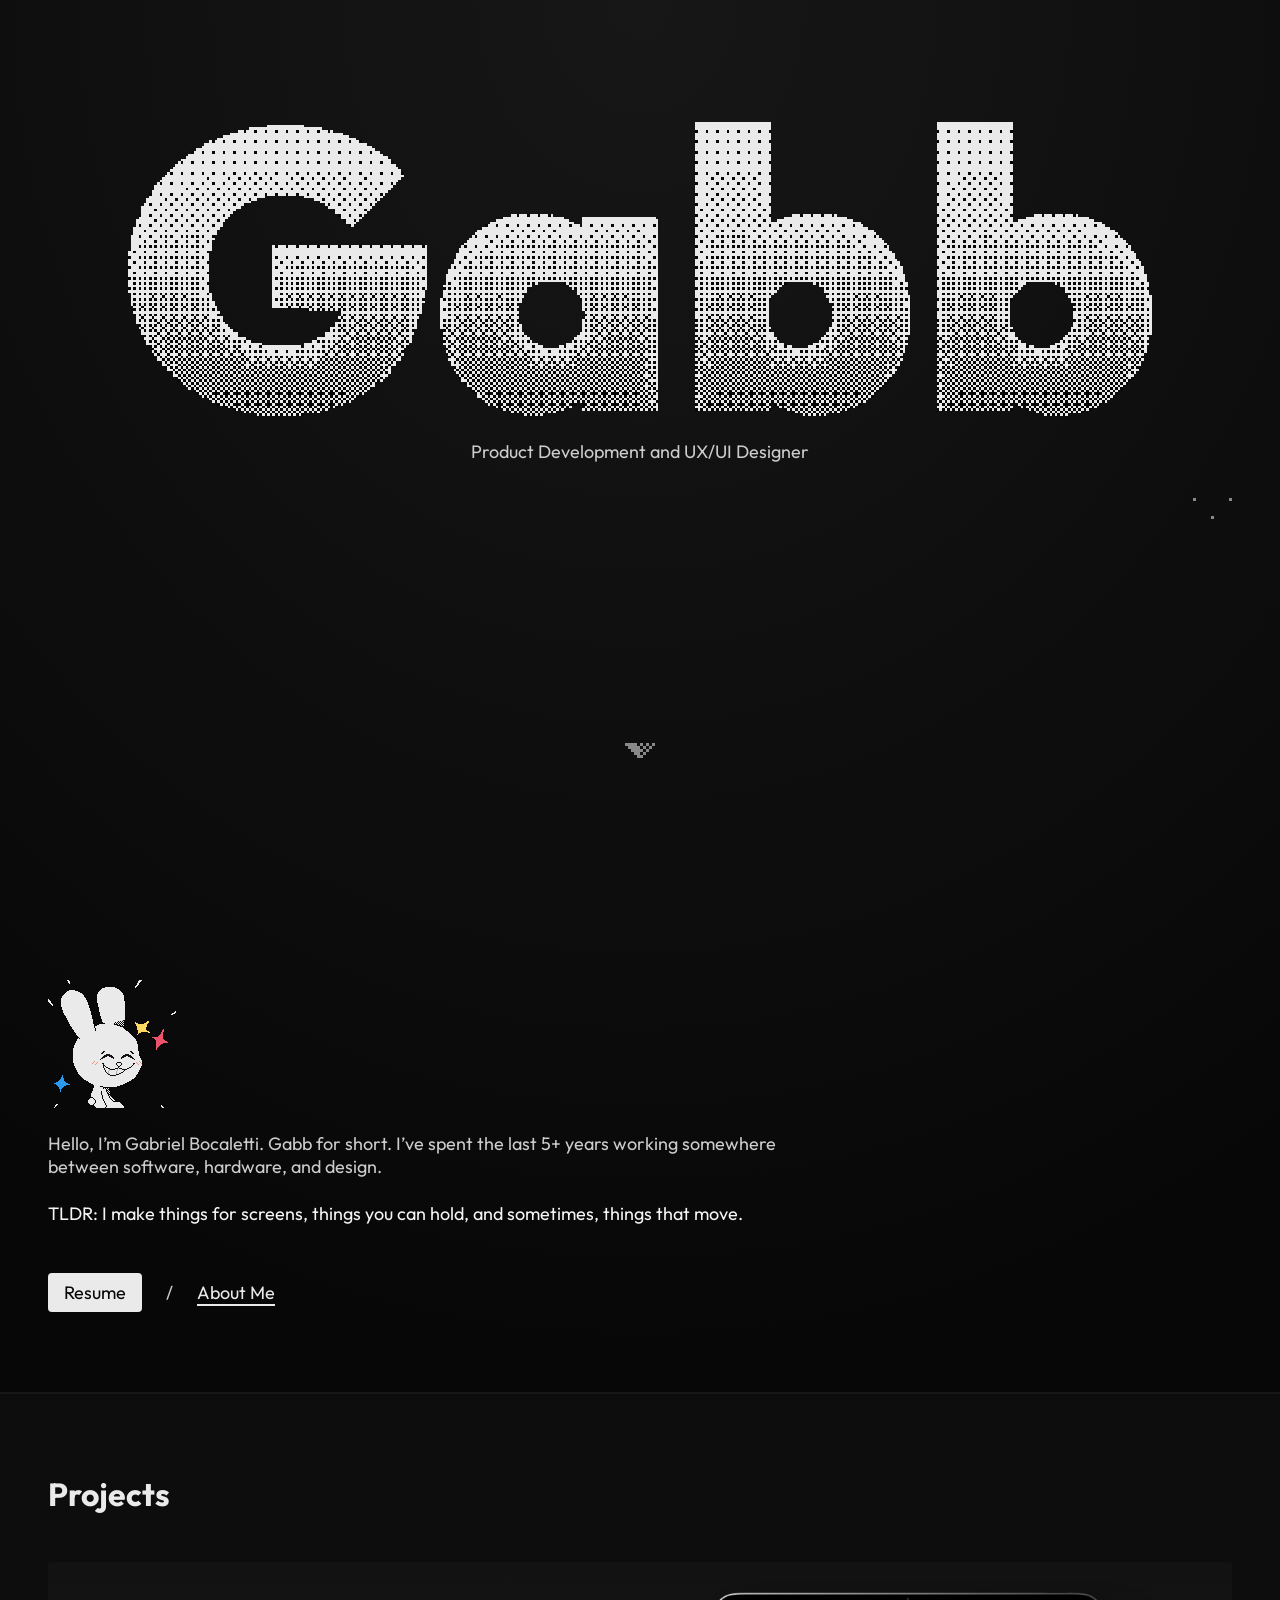
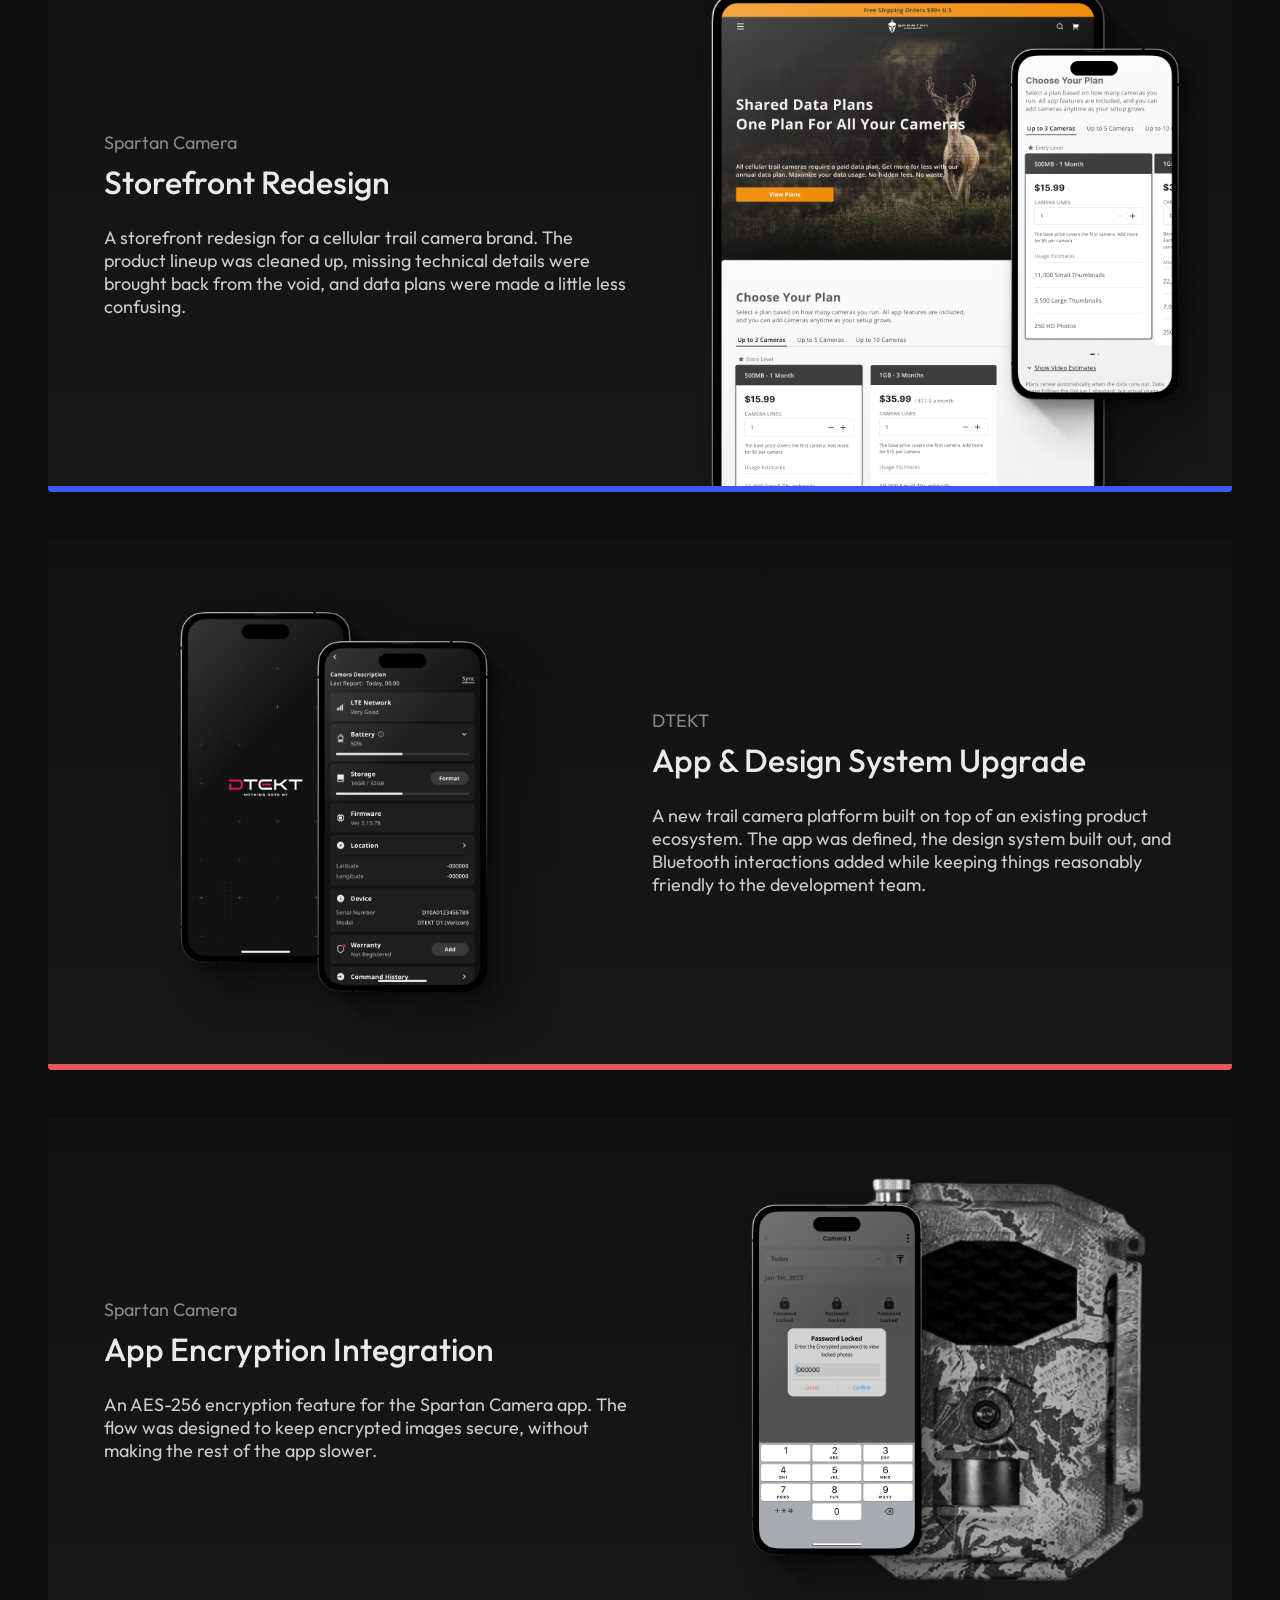
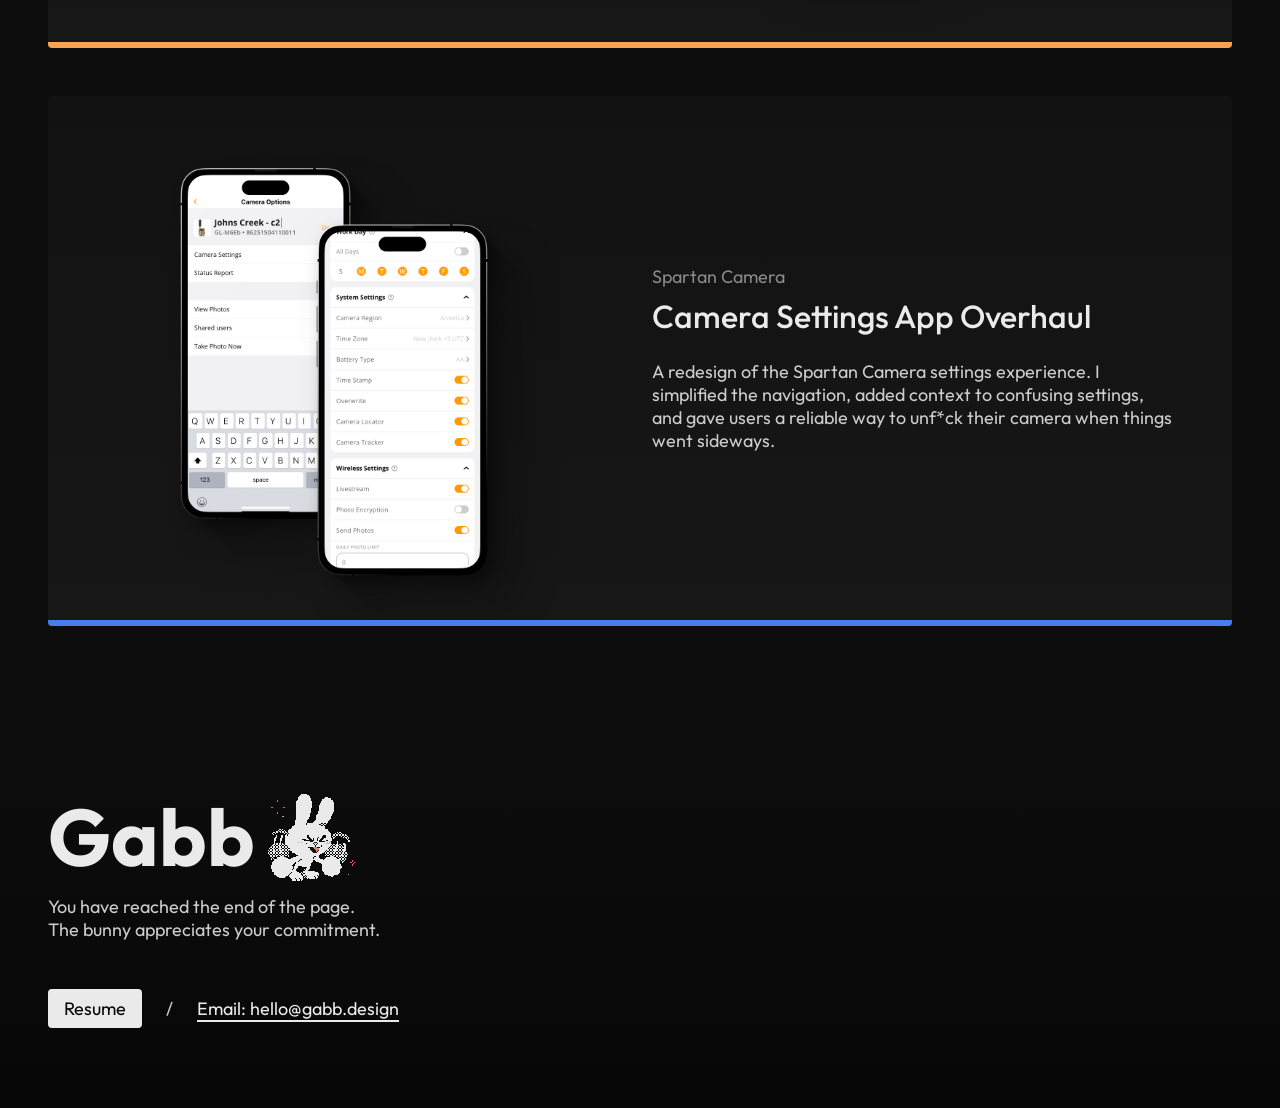
<file: index.html>
<!DOCTYPE html>
<html lang="en">
<head>

    <meta charset="UTF-8">
    <meta name="viewport" content="width=device-width, initial-scale=1.0">
    <link rel="stylesheet" href="cool.css">
    <title>Gabb - Welcome :)</title>

</head>
<body class="theme--dark">


    <!-- ============================================
        [SEC] HEADER
    =============================================== -->
    <header class="header">


        <div class="wrapper">


            <!-- +++ [SUB] HERO +++ -->
            <section class="header__hero flex">


                <img class="img--pixelated--s  sparkle--L" src="assets/index/sparkle_l.gif" alt=" + " />

                <div class="hero__title flex">


                    <img class="img--pixelated--xl" src="assets/index/hero-390-anim.gif" alt="Gabb (omg me!)" >
                    <p>Product Development and UX/UI Designer</p>


                </div>

                <img class="img--pixelated--s sparkle--R" src="assets/index/sparkle_r.gif" alt=" . + " />


            </section>


            <!-- +++ [SUB] SCROLL INDICATOR (better safe then sorry!) +++ --> 
            <section class="header__indicator flex">


                <img class="img--pixelated--s img--indicator" src="assets/index/arrow.gif" alt=" V " />


            </section>


            <!-- +++ [SUB] INTRO +++ -->
            <section class="header__intro flex">


                <div class="intro__copy flex">


                    <img class="img--pixelated--l " src="assets/index/bunnIntro.gif" alt="I turn around and smirk as the air behind me blows up.. god im so nonchalant.">
                    <p>Hello, I’m Gabriel Bocaletti. Gabb for short. I’ve spent the last 5+ years working somewhere between software, hardware, and design.</p>
                    <p class="hilight">TLDR: I make things for screens, things you can hold, and sometimes, things that move.</p>


                </div>

                <div class="intro__links flex">


                    <a class="link--primary" href="assets/global/Resume - Gabriel Bocaletti.pdf" target="_blank" rel="noopener">Resume</a>
                    <p>/</p>
                    <a class="link" href="about.html">About Me</a>


                </div>


            </section>


        </div>


    </header>



    <!-- ============================================
       [SEC] PROJECTS
    =============================================== -->
    <main class="projects">

        <div class="wrapper">


            <!-- + [SUB] PROJECT LIST  + -->
            <section class="projects__list flex">


                <!-- + [SUB] PROJECT TITLE  + -->
                <div class="projects__title">


                    <h1>Projects</h1>


                </div>


                <!-- + Project 1 + -->
                <a class="card__link--R accent--blue flex" href="project_01_storefront.html" >


                    <div class="card__copy flex">


                        <div class="card__title flex">


                            <h3>Spartan Camera</h3>
                            <h2>Storefront Redesign</h2>


                        </div>

                        <p>A storefront redesign for a cellular trail camera brand. The product lineup was cleaned up, missing technical details were brought back from the void, and data plans were made a little less confusing.</p>


                    </div>

                    <img class="img--card flex" src="assets/index/storefront_transparent.png" alt="imagine an image of a storefront looking all cool and awesome">


                </a>
            


                <!-- + Project 2 + -->
                <a class="card__link--L accent--red flex" href="project_02_dtekt.html" >


                    <div class="card__copy flex">


                        <div class="card__title flex">


                            <h3>DTEKT</h3>
                            <h2>App & Design System Upgrade</h2>


                        </div>

                        <p>A new trail camera platform built on top of an existing product ecosystem. The app was defined, the design system built out, and Bluetooth interactions added while keeping things reasonably friendly to the development team.</p>

                    
                    </div>

                    <img class="img--card" src="assets/index/DTEKT_transparent.png" alt="imagine an image of a mobile app looking swagger asf">


                </a>



                <!-- + Project 3 + -->
                <a class="card__link--R accent--yellow flex" href="project_03_encryption.html" >


                    <div class="card__copy flex">


                        <div class="card__title flex">


                            <h3>Spartan Camera</h3>
                            <h2>App Encryption Integration</h2>


                        </div>

                    <p>An AES-256 encryption feature for the Spartan Camera app. The flow was designed to keep encrypted images secure, without making the rest of the app slower.</p>


                    </div>

                    <img class="img--card" src="assets/index/LocalEncryption_transparent.png" alt="imagine an image of a storefront looking all cool and awesome">


                </a>
            


                <!-- + Project 4 + -->
                <a class="card__link--L accent--teal flex" href="project_04_settings.html" >


                    <div class="card__copy flex">


                        <div class="card__title flex">


                            <h3>Spartan Camera</h3>
                            <h2>Camera Settings App Overhaul</h2>


                        </div>

                        <p>A redesign of the Spartan Camera settings experience. I simplified the navigation, added context to confusing settings, and gave users a reliable way to unf*ck their camera when things went sideways.</p>

                    
                    </div>

                <img class="img--card" src="assets/index/CameraSettings_transparent.png" alt="imagine an image of a mobile app looking swagger asf">


                </a>


            </section>


        </div>


    </main>



    <!-- ============================================
       [SEC] FOOTER
    =============================================== -->
    <footer class="footer flex">


        <!-- + [SUB] FOOTER COPY + -->
        <section class="footer__copy  wrapper flex">


            <div class="footer__title flex">


                <h4>Gabb</h4>
                <img class="img--pixelated--m" src="assets/global/bunnFooter.gif" alt="here i am, doing a wahoo moment. so cool so wow so awsome so nice, thank you for reaching the bottom of the page in this brazy day and age where we have zero to no patience to read more then 90s wawa!">


            </div>

           <p>You have reached the end of the page. <br />
            The bunny appreciates your commitment.</p>


        </section>


        <!-- + [SUB] FOOTER LINKS + -->
        <section class="footer__links wrapper flex">


            <a class="link--primary" href="assets/global/Resume - Gabriel Bocaletti.pdf" target="_blank" rel="noopener">Resume</a>
            <p>/</p>
            <a class="link" href="mailto:hello@gabb.design">Email: hello@gabb.design</a>


        </section>


    </footer>
    
</body>
</html>
</file>
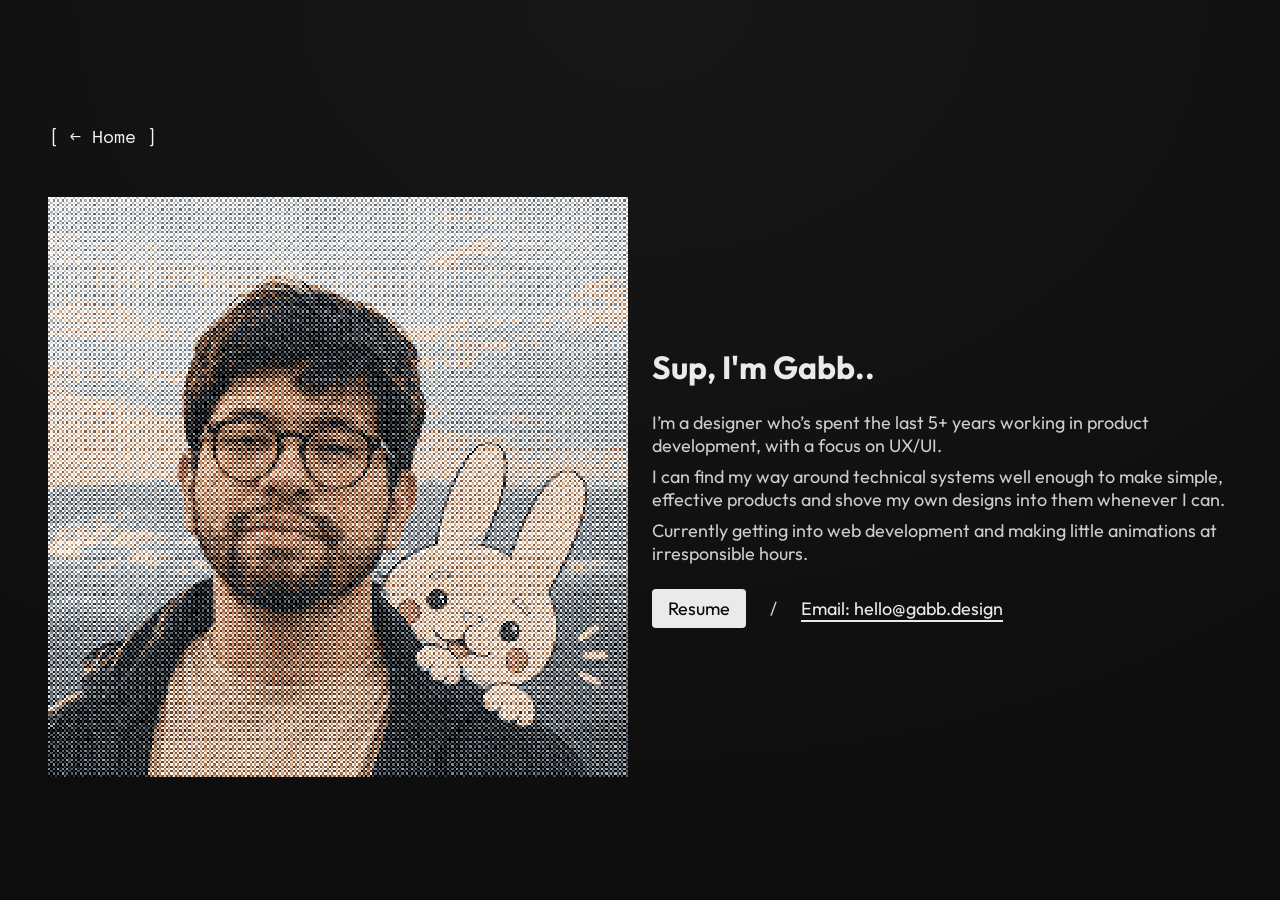
<file: about.html>
<!DOCTYPE html>
<html lang="en">
<head>
    <meta charset="UTF-8">
    <meta name="viewport" content="width=device-width, initial-scale=1.0">
    <link rel="stylesheet" href="cool.css">
    <title>Gabb?</title>
</head>
<body class="theme--dark">


    <!-- ============================================
       [SEC] ABOUT
    =============================================== -->
    <main class="about flex">

        <div class=" about__container wrapper flex">


            <div class="about__navigation">


                <a href="index.html" class="link--navigation"> [ ← Home ] </a>


            </div>

            <section class="about__content flex">


                <img class="img--pixelated--xl img--about" src="assets/about/Gabb_Profile.png" alt="" />


                <!-- + [SUB] ABOUT COPY + -->
                <div class="about__copy flex">


                   <h1>Sup, I'm Gabb..</h1>

                    <div class="about__p flex">


                        <p>I’m a designer who’s spent the last 5+ years working in product development, with a focus on UX/UI.</p>
                        <p>I can find my way around technical systems well enough to make simple, effective products and shove my own designs into them whenever I can.</p>
                        <p>Currently getting into web development and making little animations at irresponsible hours.</p>


                    </div>


                   <!-- + [SUB] FOOTER LINKS + -->
                    <div class="about__links flex">

                        <a class="link--primary" href="assets/global/Resume - Gabriel Bocaletti.pdf" target="_blank" rel="noopener">Resume</a>
                        <p>/</p>
                        <a class="link" href="mailto:hello@gabb.design">Email: hello@gabb.design</a>


                    </div>


                </div>


            </section>


        </div>
        
    
    </main>

    
</body>
</html>
</file>
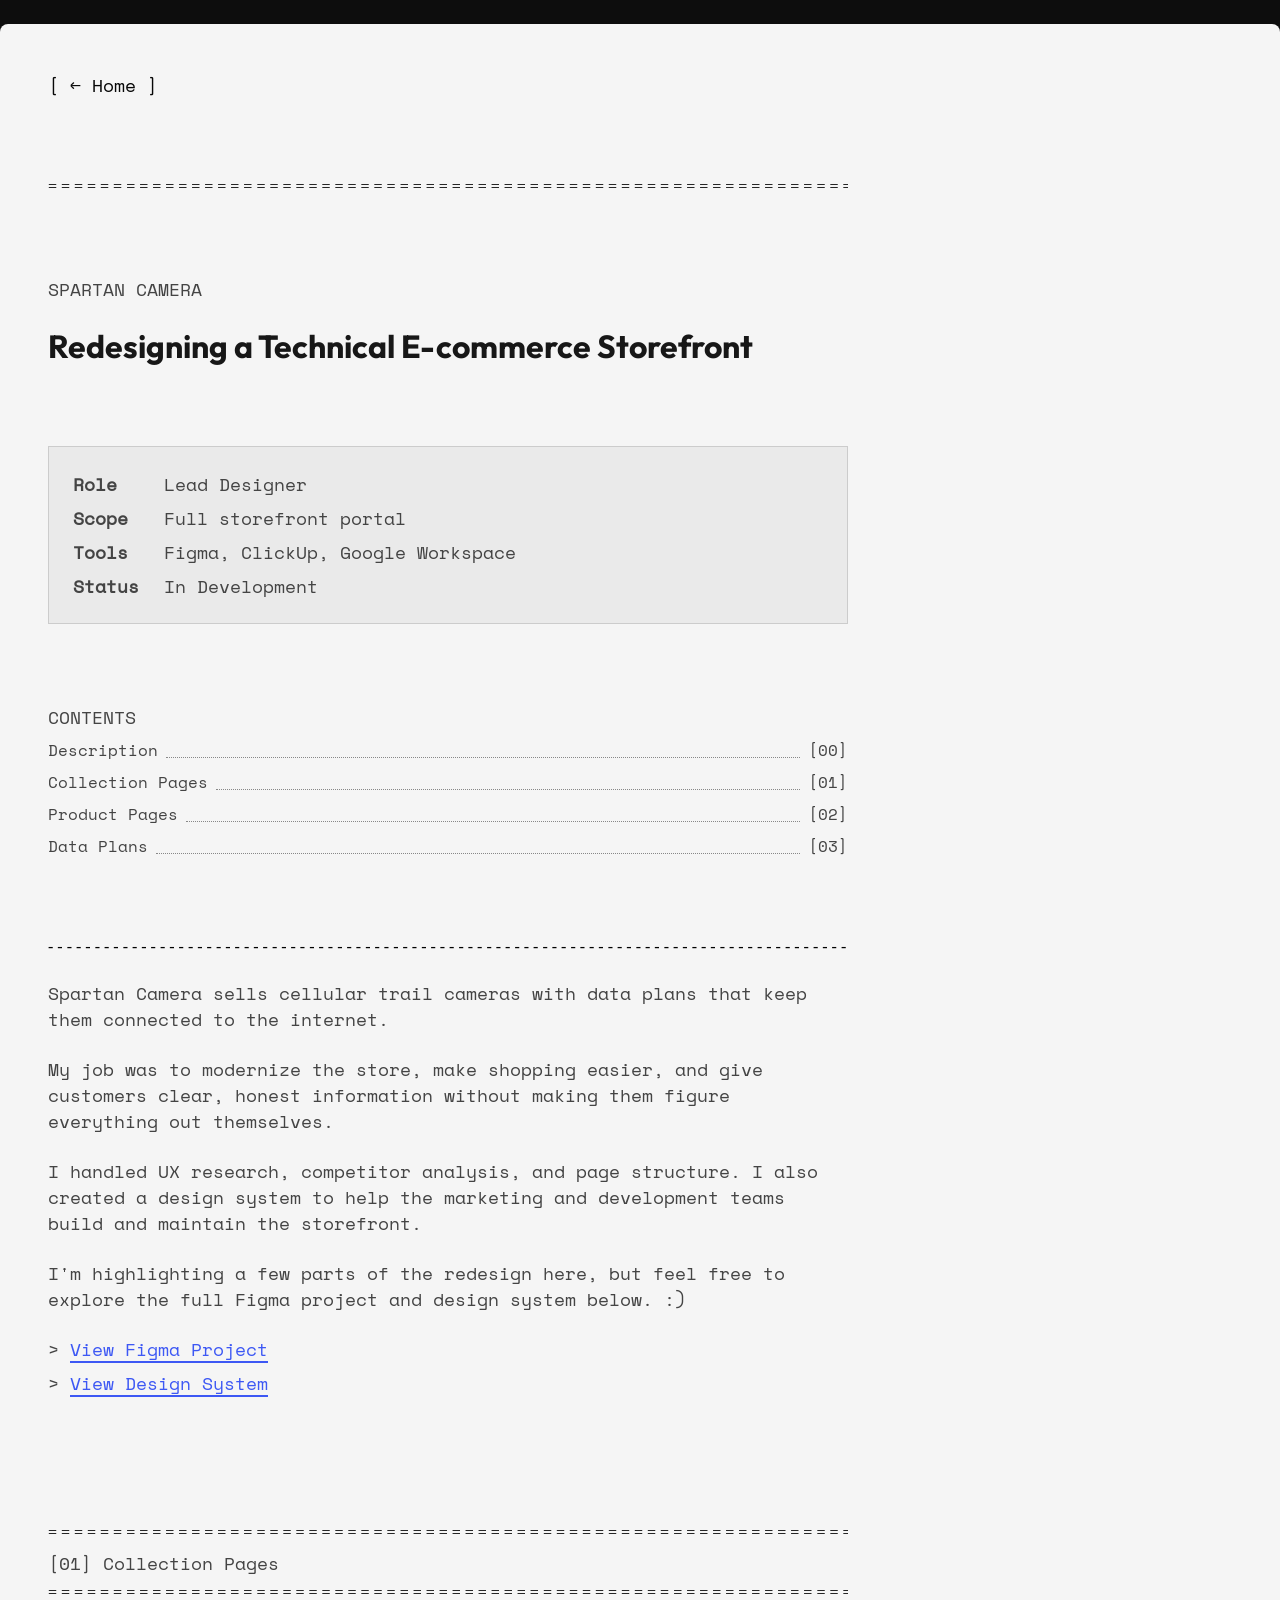
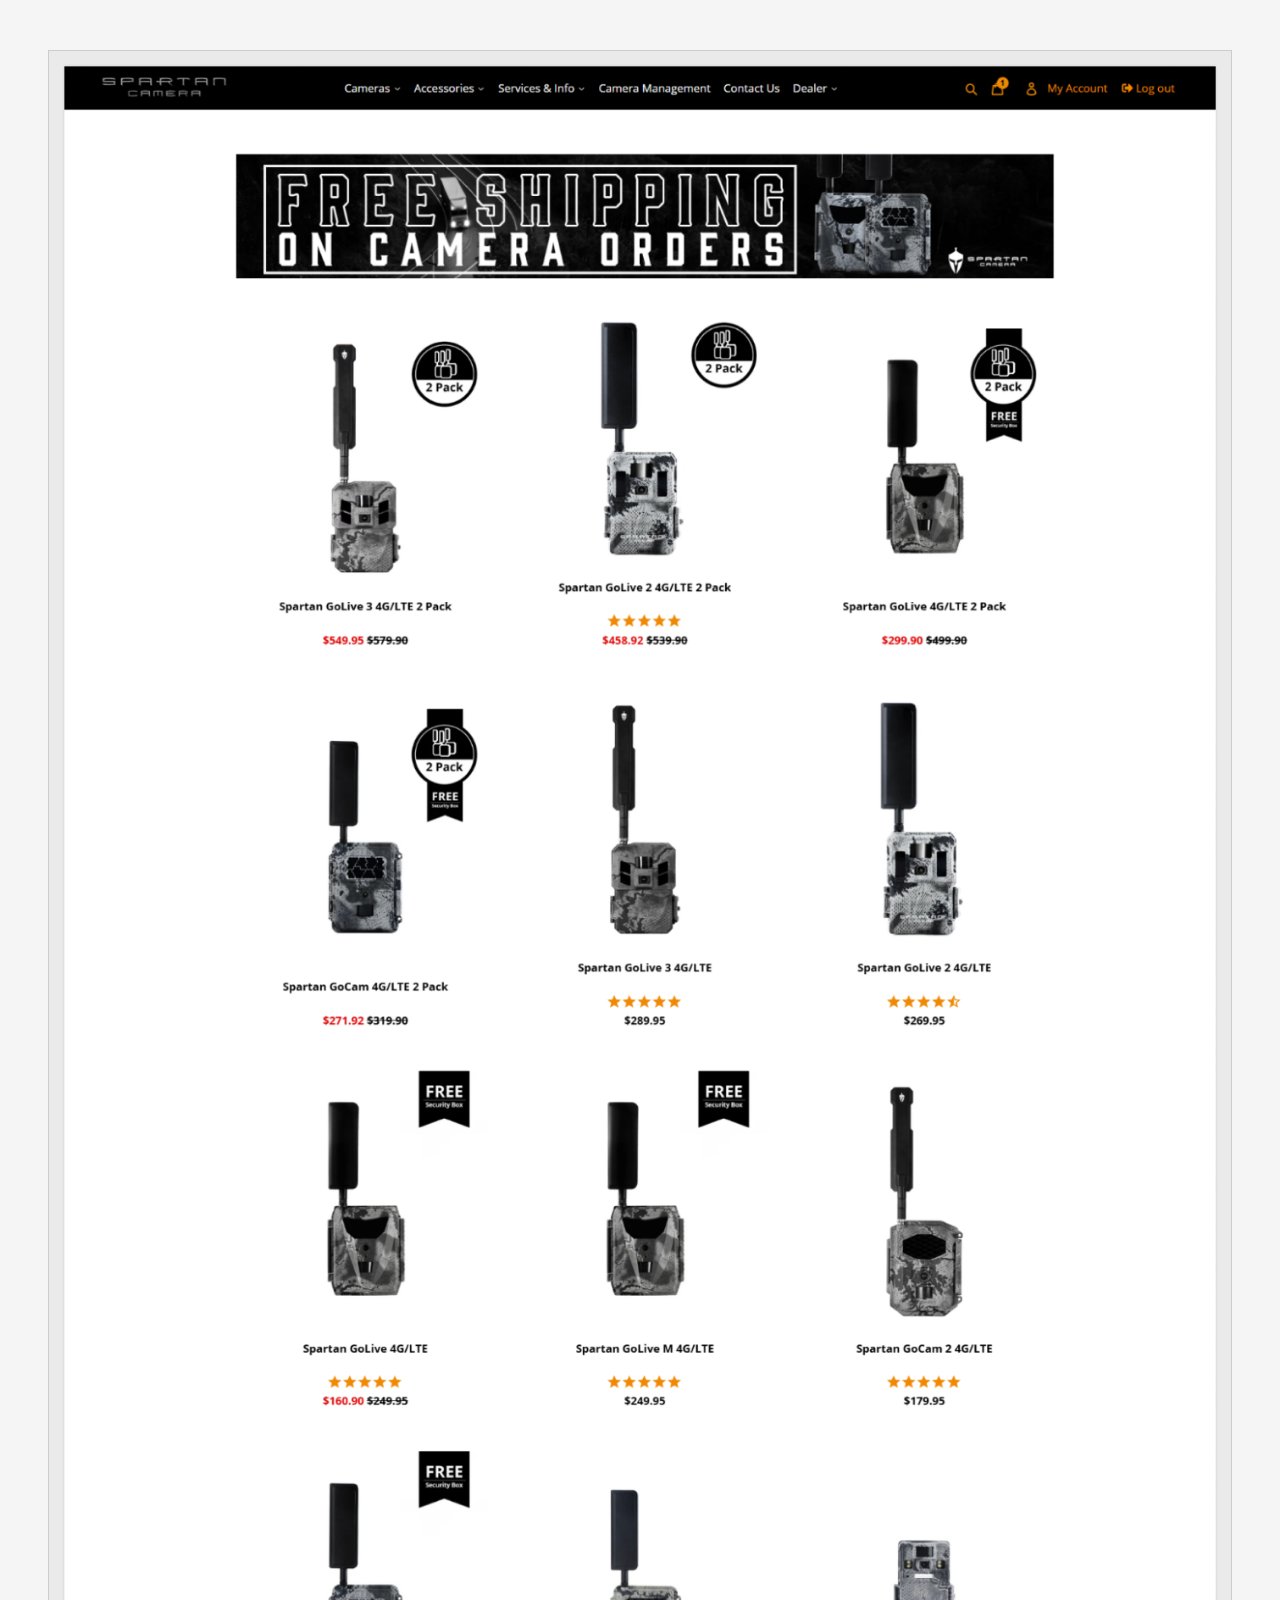
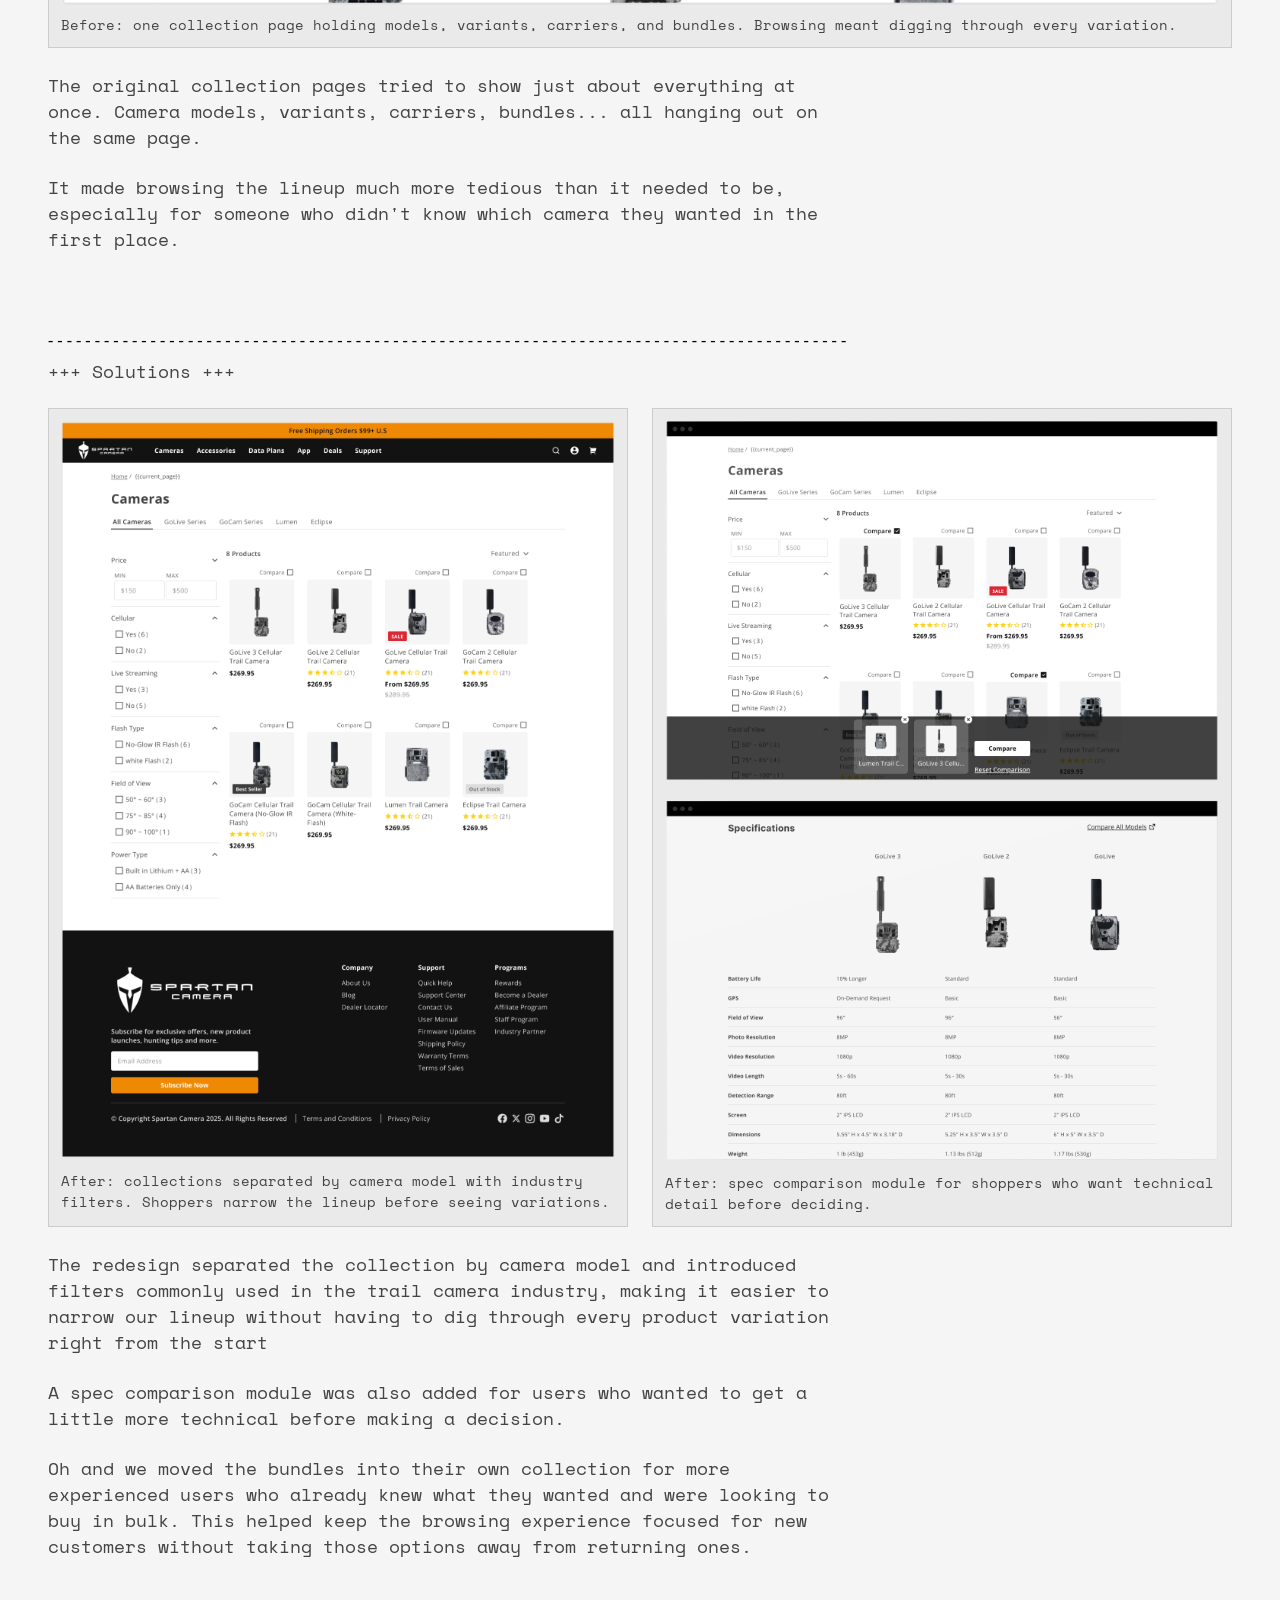
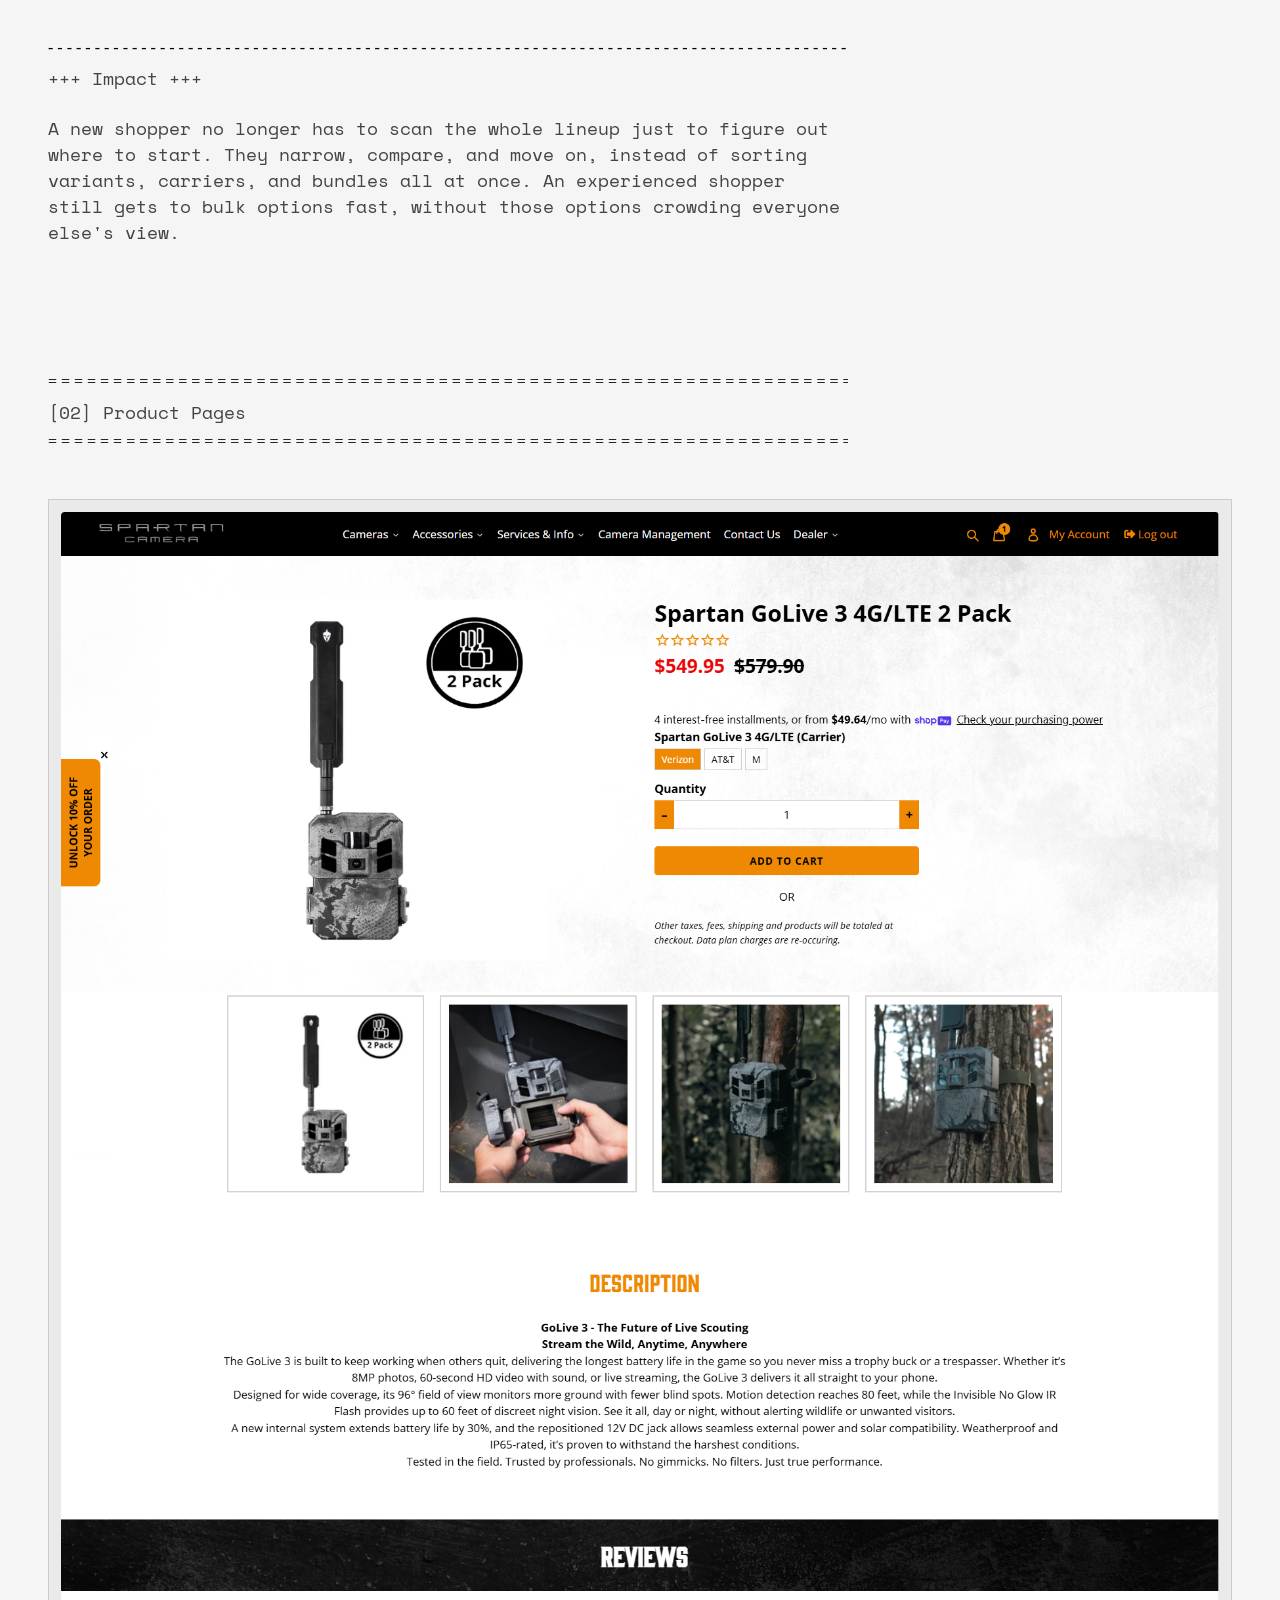
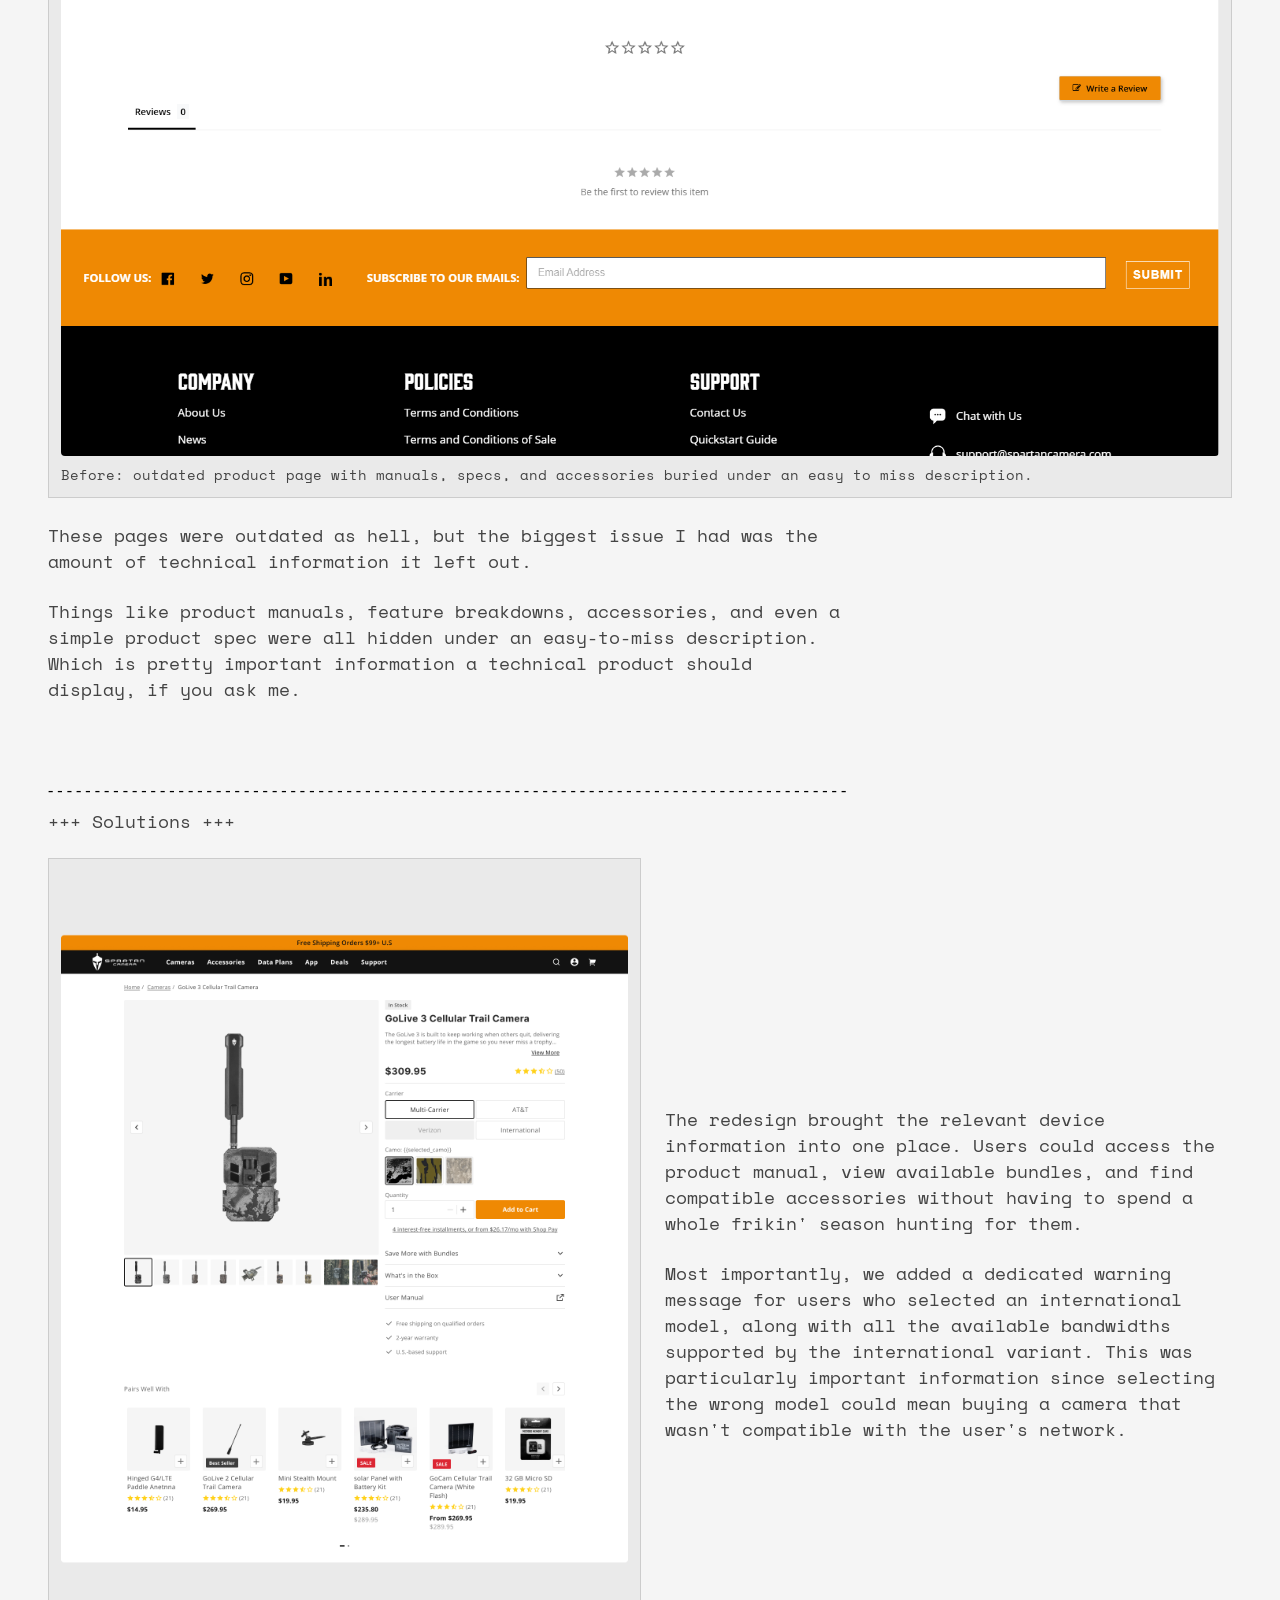
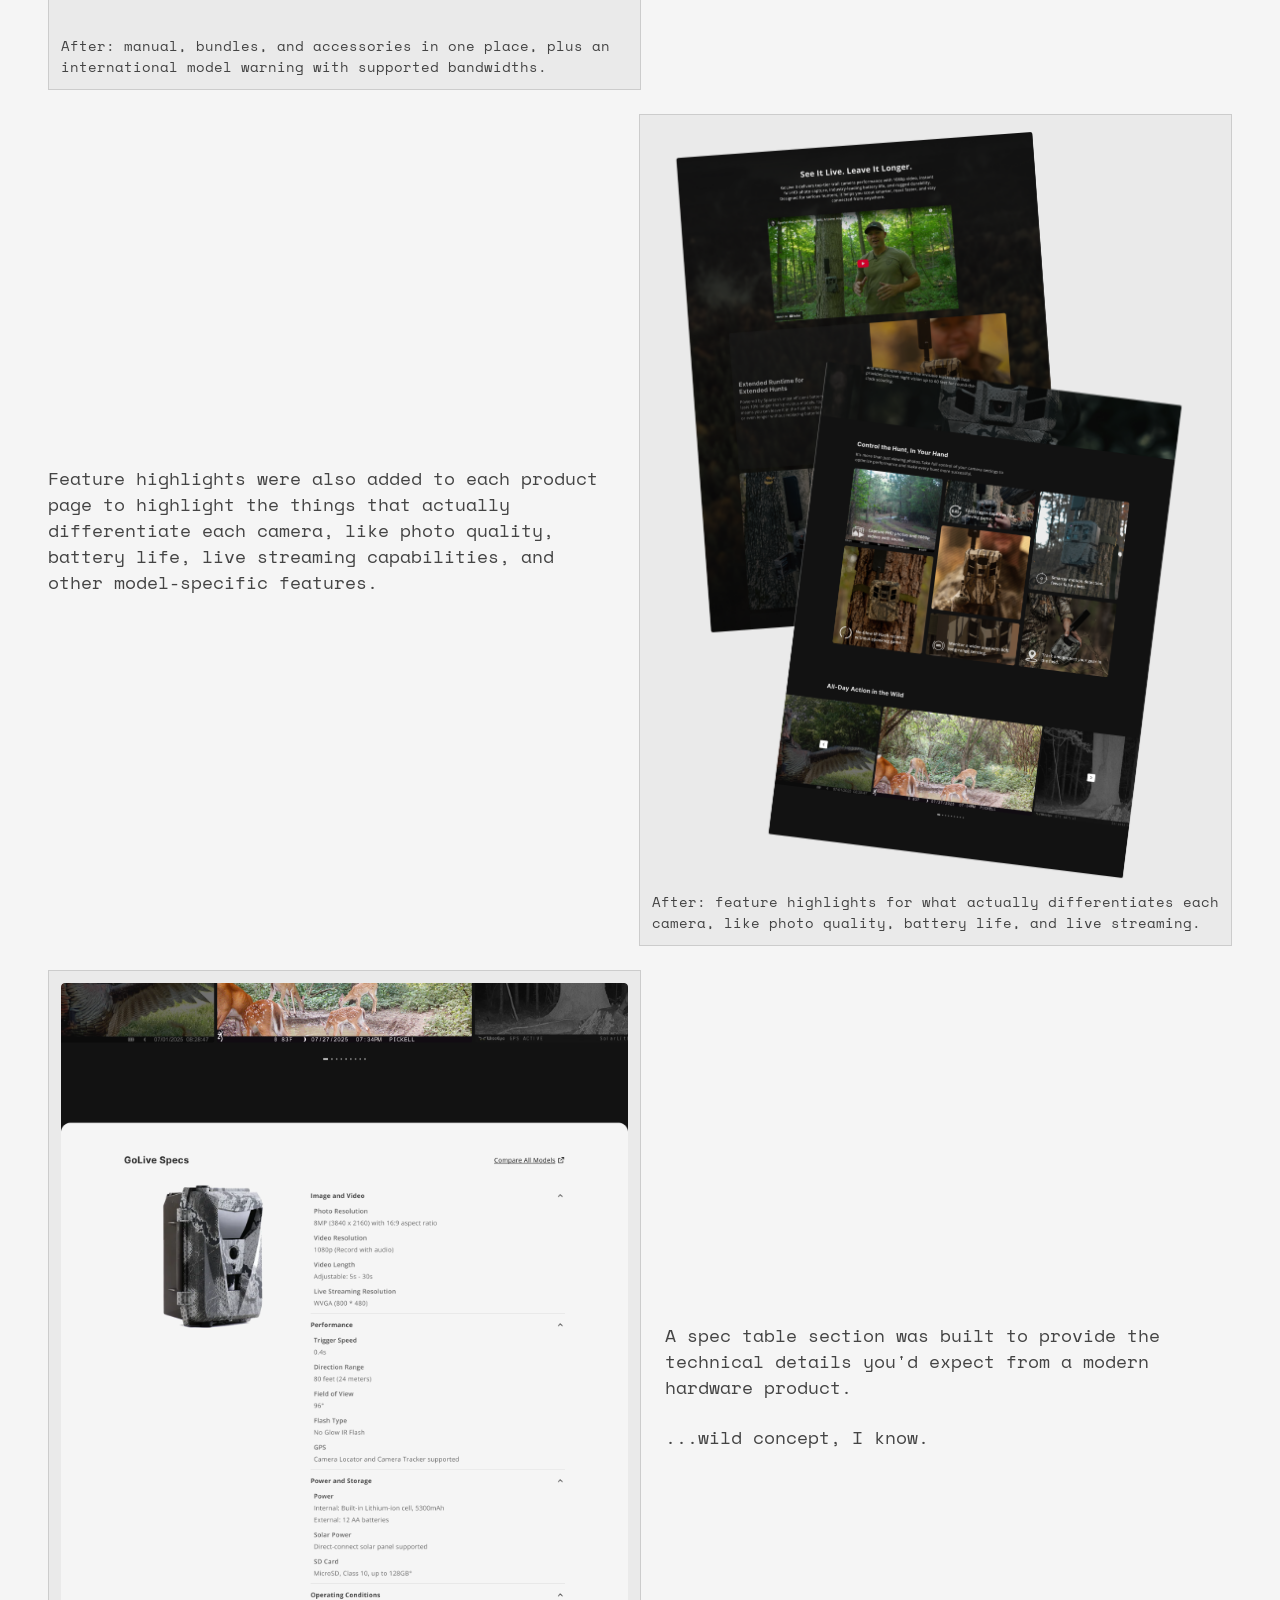
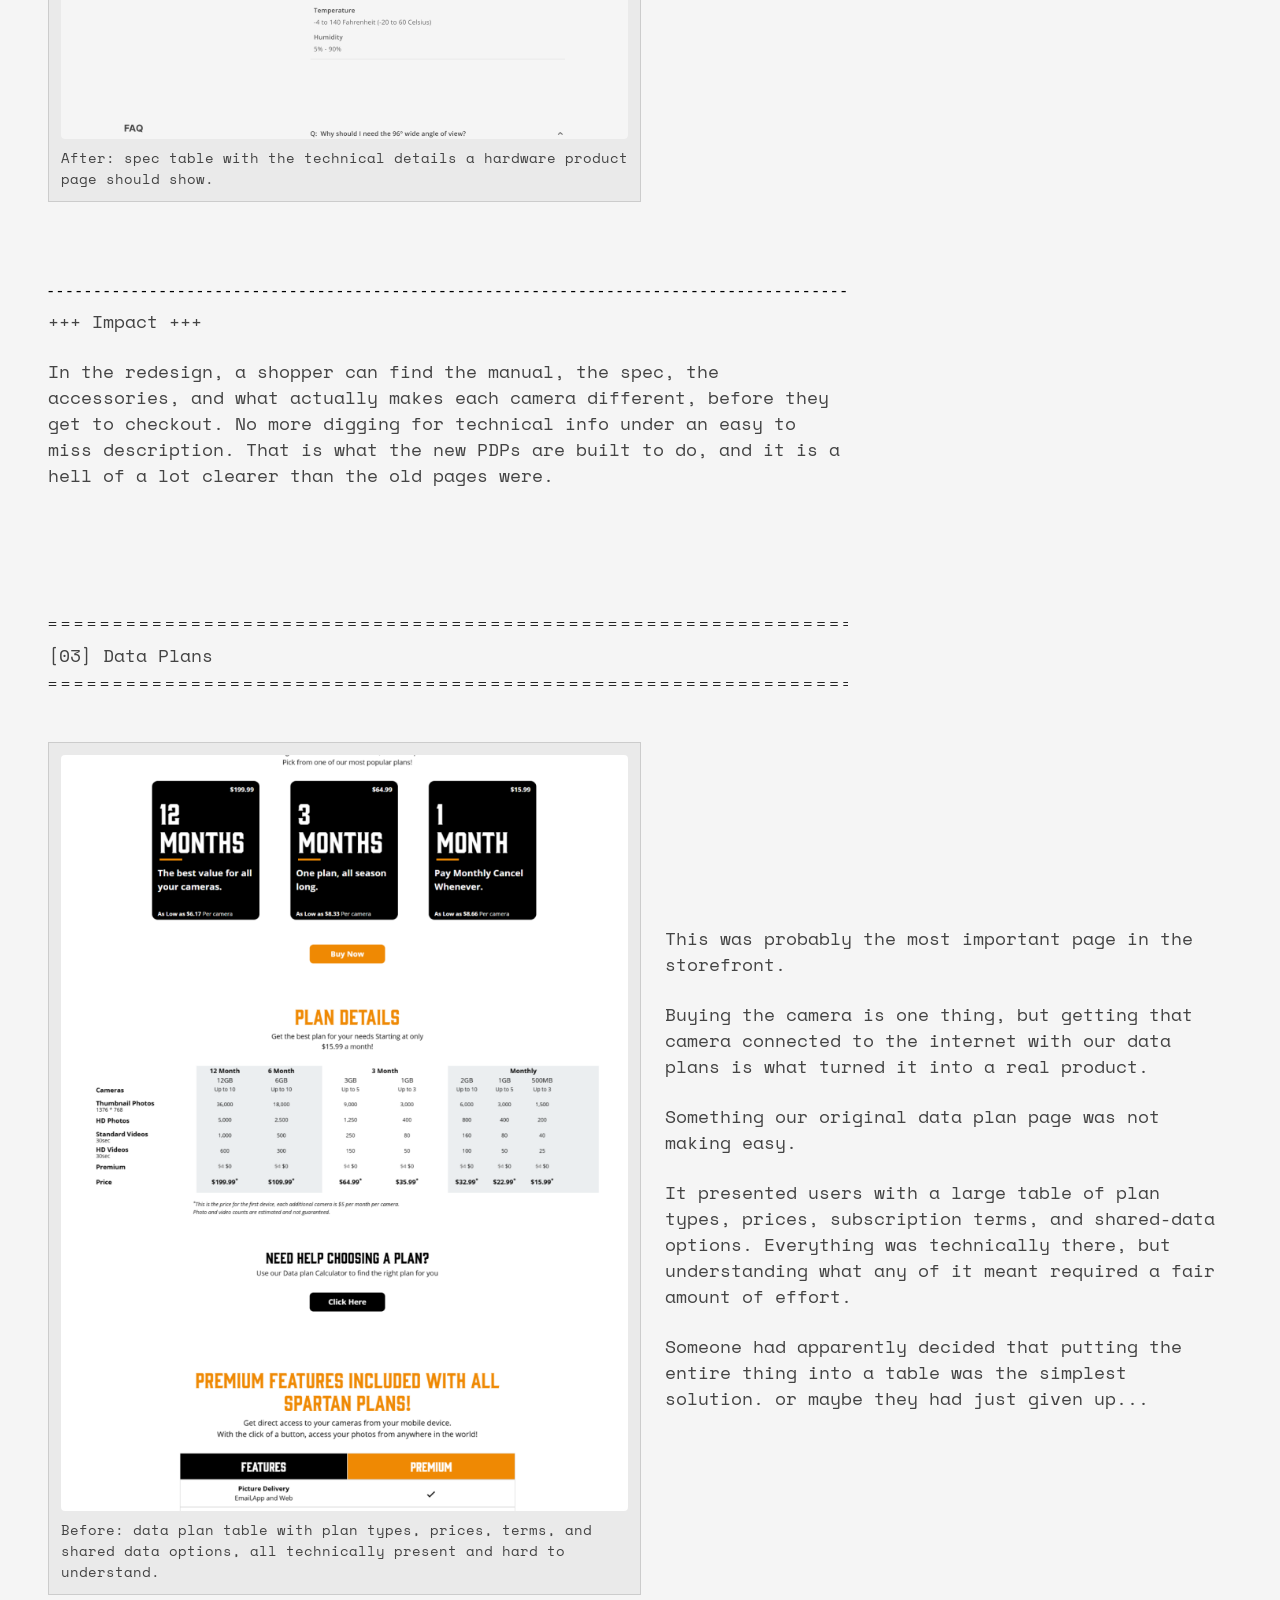
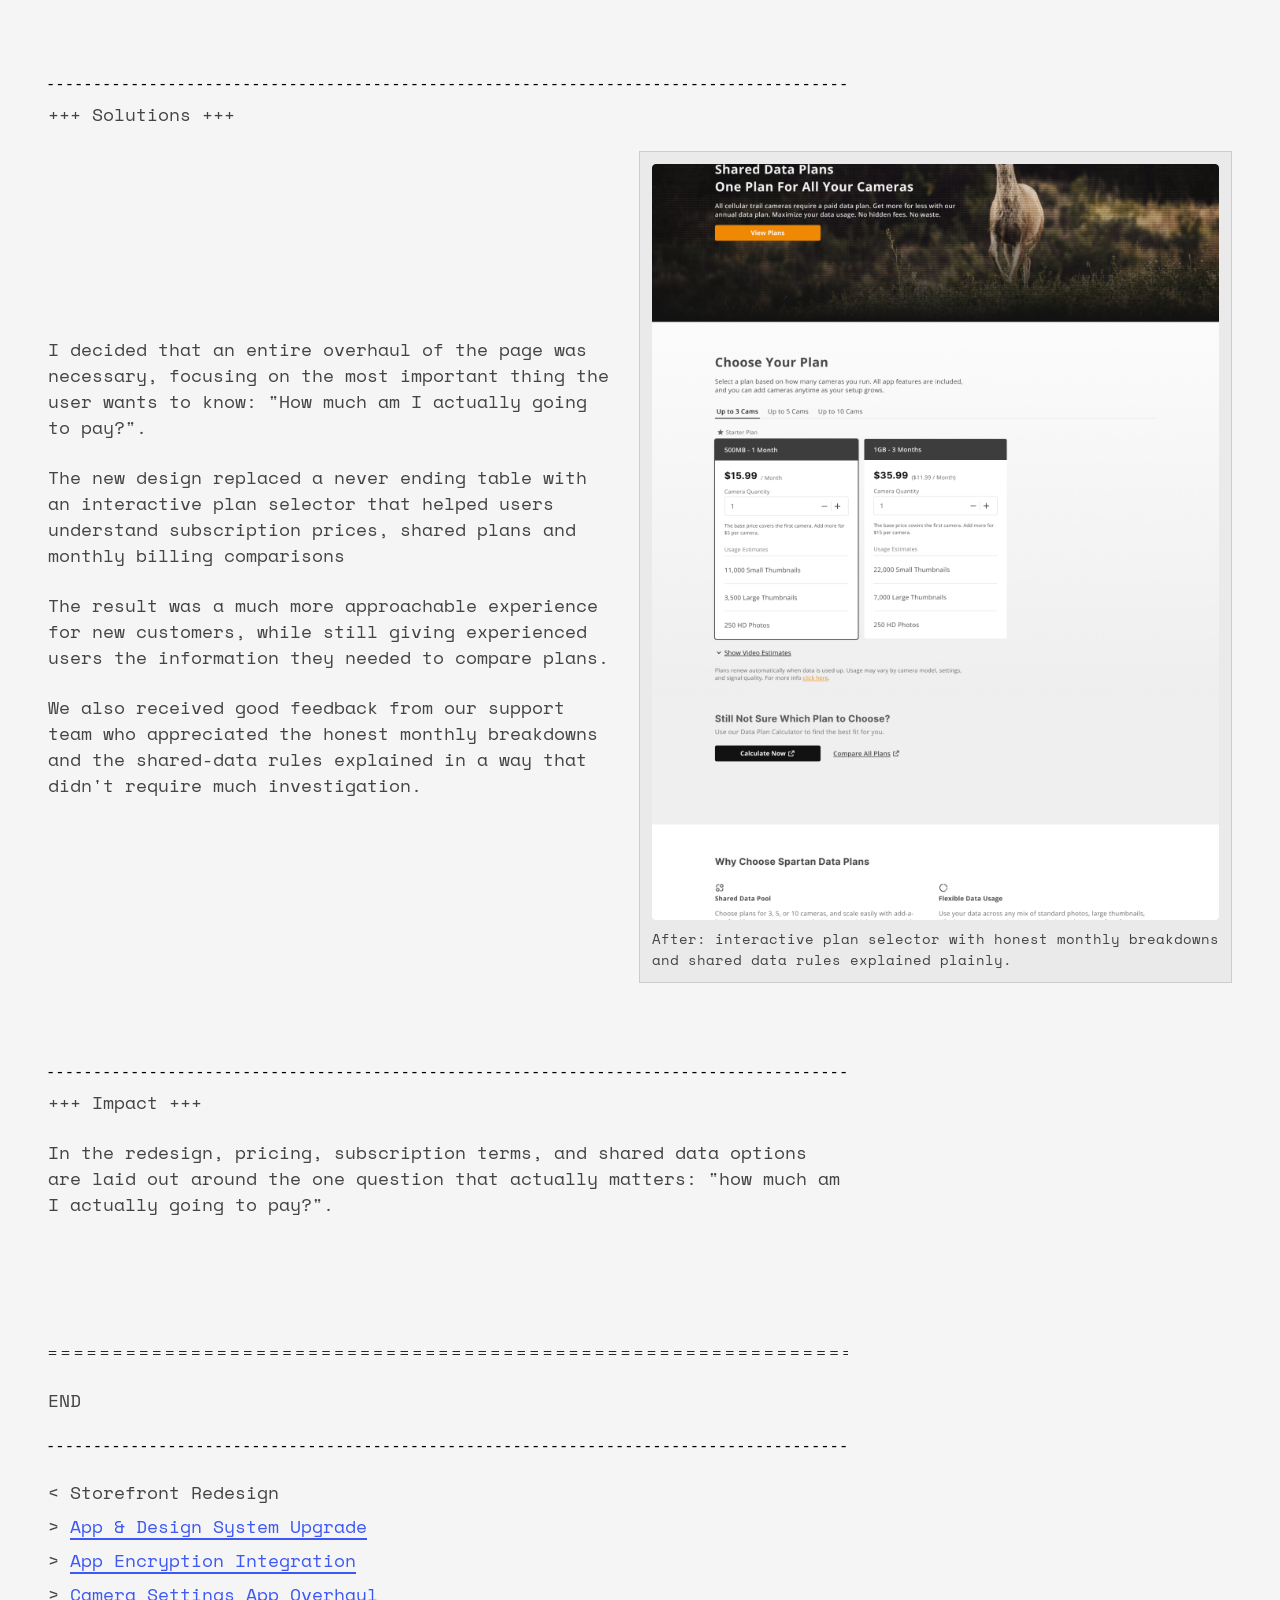
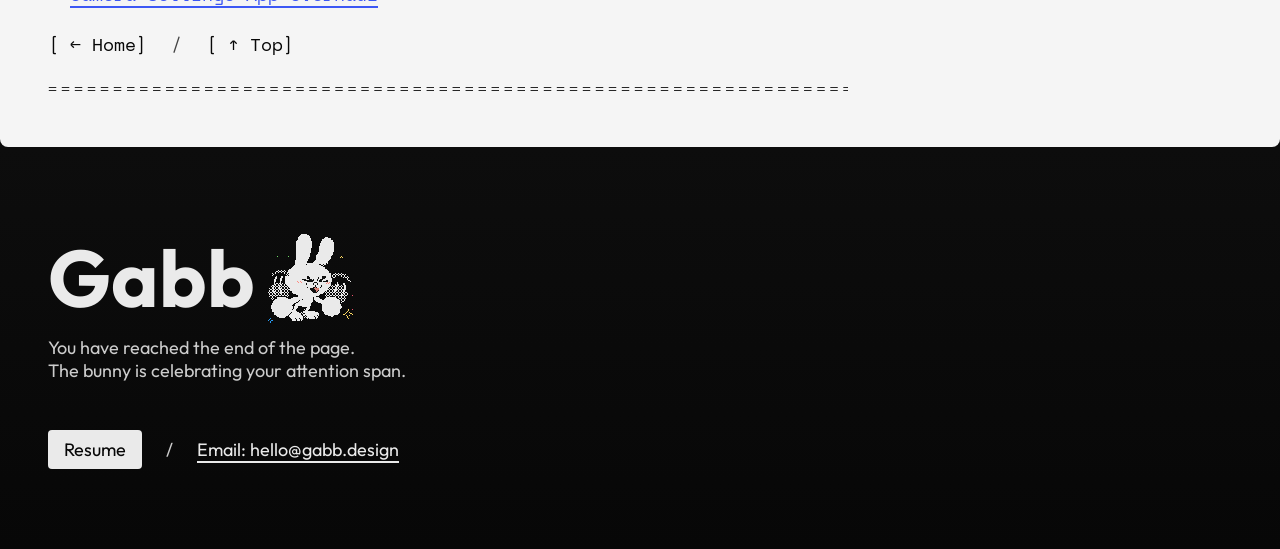
<file: project_01_storefront.html>
<!DOCTYPE html>
<html lang="en">
<head>
    <meta charset="UTF-8">
    <meta name="viewport" content="width=device-width, initial-scale=1.0">
    <link rel="stylesheet" href="cool.css">
    <title>Gabb | Storefront Redesign</title>
</head>
<body class="theme--light offset">

    <!-- ============================================
       [SEC] HEADER 
    =============================================== -->
    <main id="top" class="showcase wrapper flex">


        <!-- + [SUB] BACK BUTTON + -->
        <header class="showcase__header flex">


            <a class="link--navigation flex" href="index.html">[ ← Home ]</a>

            <div class="ascii--border">
                = = = = = = = = = = = = = = = = = = = = = = = = = = = = = = = = = = = = = = = = = = = = = = = = = = = = = = = = = = = = = =
            </div>


            <!-- + [SUB] PAGE TITLE + -->
            <div class="showcase__title flex">


                <p>SPARTAN CAMERA</p>
                <h1>Redesigning a Technical E-commerce Storefront</h1>


            </div>




            <!-- + [SUB] SPEC BOX  + -->
            <div class="showcase__spec flex">

                <p><strong>Role</strong> Lead Designer</p>
                <p><strong>Scope</strong> Full storefront portal </p>
                <p><strong>Tools</strong> Figma, ClickUp, Google Workspace</p>
                <p><strong>Status</strong> In Development</p>

            </div>


            <!-- + [SUB] TABLE OF CONTENTS (MINI DESIGN PASS PREVIEW) + -->
            <nav class="showcase__toc flex">

                <p>CONTENTS</p>
                <a href="#description"><span>Description</span><span class="showcase__toc-dots"></span><span>[00]</span></a>
                <a href="#collection-pages"><span>Collection Pages</span><span class="showcase__toc-dots"></span><span>[01]</span></a>
                <a href="#product-pages"><span>Product Pages</span><span class="showcase__toc-dots"></span><span>[02]</span></a>
                <a href="#data-plans"><span>Data Plans</span><span class="showcase__toc-dots"></span><span>[03]</span></a>

            </nav>


            <!-- + [SUB] DESCRIPTION  + -->
            <div id="description" class="showcase__info flex">


                <div class="ascii--border">
                    - - - - - - - - - - - - - - - - - - - - - - - - - - - - - - - - - - - - - - - - - - - - - - - - - - - - - - - - - - - - - - - - - - - - - - - - - - - - - - - - - - - - - -
                </div>

                <p>Spartan Camera sells cellular trail cameras with data plans that keep them connected to the internet.</p>

                <p>My job was to modernize the store, make shopping easier, and give customers clear, honest information without making them figure everything out themselves.</p>

                <p>I handled UX research, competitor analysis, and page structure. I also created a design system to help the marketing and development teams build and maintain the storefront.</p>

                <p>I'm highlighting a few parts of the redesign here, but feel free to explore the full Figma project and design system below. :)</p>


                <!-- + Description links  + -->
                <div class="showcase__links flex">


                    <P>> <a class="link" href="https://www.figma.com/design/ZQFyyOo6giH6ySUoW93C4d/Spartan-Camera-Storefront?node-id=0-1&t=Iw2V4iK0RYUCBDnH-1" target="_blank" rel="noopener">View Figma Project</a></P>
                    <P>> <a class="link" href="https://www.figma.com/design/DwcA68DiWsotlP8k0FwnTR/Spartan-Camera-Web-Design-System?t=Iw2V4iK0RYUCBDnH-1" target="_blank" rel="noopener">View Design System</a></P>


                </div>


            </div>


        </header>

        <!-- ============================================
            [SEC] SHOWCASE 01
        =============================================== -->
        <section id="collection-pages" class="showcase__section flex">


            <!-- + [SUB] PROBLEM 01 + -->
            <div class="showcase__conflict flex">


                <div class="conflict__header flex">


                    <div class="ascii--border">
                        = = = = = = = = = = = = = = = = = = = = = = = = = = = = = = = = = = = = = = = = = = = = = = = = = = = = = = = = = = = = = =
                    </div>

                    <h2>[01] Collection Pages</h2>

                    <div class="ascii--border">
                        = = = = = = = = = = = = = = = = = = = = = = = = = = = = = = = = = = = = = = = = = = = = = = = = = = = = = = = = = = = = = =
                    </div>


                </div>

                <!-- + problem copy + -->
                <figure class="showcase__figure">

                    <img class="img--showcase showcase__img--single flex" src="assets/project_01_storefront/01_collection_p1.png" alt="Screenshot of the old collection page, with camera models, variants, carriers, and bundles all shown together" />

                    <figcaption class="showcase__caption">
                        Before: one collection page holding models, variants, carriers, and bundles. Browsing meant digging through every variation.
                    </figcaption>

                </figure>

                <p>The original collection pages tried to show just about everything at once. Camera models, variants, carriers, bundles... all hanging out on the same page.</p>

                <p>It made browsing the lineup much more tedious than it needed to be, especially for someone who didn't know which camera they wanted in the first place.</p>


            </div>


            <!-- + [SUB] SOLUTION 01 + -->
            <div class="showcase__solution flex">


                <div class="ascii__title flex">


                    <div class="ascii--border">
                        - - - - - - - - - - - - - - - - - - - - - - - - - - - - - - - - - - - - - - - - - - - - - - - - - - - - - - - - - - - - - - - - - - - - - - - - - - - - - - - - - - - - - -
                    </div>
                    <h2>+++ Solutions +++</h2>


                </div>

                <!-- + solution copy+ -->
                <div class="solution__img--double flex">


                    <figure class="showcase__figure">

                        <img class="img--showcase" src="assets/project_01_storefront/01_collection_s1.png" alt="Screenshot of the redesigned collection, separated by camera model with filters" />

                        <figcaption class="showcase__caption"> 
                            After: collections separated by camera model with industry filters. Shoppers narrow the lineup before seeing variations.
                        </figcaption>

                    </figure>

                    <figure class="showcase__figure">

                        <img class="img--showcase" src="assets/project_01_storefront/01_collection_s2.png" alt="Screenshot of the spec comparison module for comparing cameras" />

                        <figcaption class="showcase__caption">
                            After: spec comparison module for shoppers who want technical detail before deciding.
                        </figcaption>
                    
                    </figure>


                </div>

                <div class="solution__copy flex">


                    <p>The redesign separated the collection by camera model and introduced filters commonly used in the trail camera industry, making it easier to narrow our lineup without having to dig through every product variation right from the start</p>

                    <p>A spec comparison module was also added for users who wanted to get a little more technical before making a decision.</p>
                    
                    <p>Oh and we moved the bundles into their own collection for more experienced users who already knew what they wanted and were looking to buy in bulk. This helped keep the browsing experience focused for new customers without taking those options away from returning ones.</p>


                </div>


            </div>


            <!-- + impact  + -->
             <div class="showcase__impact flex">


                <div class="ascii__title flex">


                    <div class="ascii--border">
                    - - - - - - - - - - - - - - - - - - - - - - - - - - - - - - - - - - - - - - - - - - - - - - - - - - - - - - - - - - - - - - - - - - - - - - - - - - - - - - - - - - - - - -
                    </div>
                    <h2>+++ Impact +++</h2>


                </div>

                <div class="impact__copy">


                <p>A new shopper no longer has to scan the whole lineup just to figure out where to start. They narrow, compare, and move on, instead of sorting variants, carriers, and bundles all at once. An experienced shopper still gets to bulk options fast, without those options crowding everyone else's view.</p>


                </div>

            </div>


        </section>



        <!-- ============================================
            [SEC] SECTION 02
        =============================================== -->
        <section id="product-pages" class="showcase__section flex">


            <!-- + [SUB] PROBLEM 02  + -->
            <div class="showcase__conflict flex">


                <div class="conflict__header flex">


                    <div class="ascii--border">
                        = = = = = = = = = = = = = = = = = = = = = = = = = = = = = = = = = = = = = = = = = = = = = = = = = = = = = = = = = = = = = =
                    </div>

                    <h2>[02] Product Pages</h2>

                    <div class="ascii--border">
                        = = = = = = = = = = = = = = = = = = = = = = = = = = = = = = = = = = = = = = = = = = = = = = = = = = = = = = = = = = = = = =
                    </div>


                </div>

                <!-- + solution copy  + -->
                <figure class="showcase__figure">

                    <img class="img--showcase showcase__img--single flex" src="assets/project_01_storefront/02_pdp_p1.png" alt="Screenshot of the old product page, with technical information hidden under the description" />

                    <figcaption class="showcase__caption">
                        Before: outdated product page with manuals, specs, and accessories buried under an easy to miss description.
                    </figcaption>

                </figure>

                <p>These pages were outdated as hell, but the biggest issue I had was the amount of technical information it left out.</p>

                <p>Things like product manuals, feature breakdowns, accessories, and even a simple product spec were all hidden under an easy-to-miss description. Which is pretty important information a technical product should display, if you ask me.</p>


            </div>

            <!-- + [SUB] SOLUTION 02  + -->
            <div class="showcase__solution flex">


                <div class="ascii__title flex">


                    <div class="ascii--border">
                        - - - - - - - - - - - - - - - - - - - - - - - - - - - - - - - - - - - - - - - - - - - - - - - - - - - - - - - - - - - - - - - - - - - - - - - - - - - - - - - - - - - - - -
                    </div>
                    <h2>+++ Solutions +++</h2>


                </div>

                <!-- + solution copy  + -->
                <div class="solution__img--L flex">


                    <figure class="showcase__figure">

                        <img class="img--showcase showcase__img--row flex" src="assets/project_01_storefront/02_pdp_s1.png" alt="Screenshot of the redesigned product page, with manual, bundles, and accessories in one place" />

                        <figcaption class="showcase__caption">
                            After: manual, bundles, and accessories in one place, plus an international model warning with supported bandwidths.
                        </figcaption>

                    </figure>

                    <div class="solution__copy flex">


                        <p>The redesign brought the relevant device information into one place. Users could access the product manual, view available bundles, and find compatible accessories without having to spend a whole frikin' season hunting for them.</p>

                        <p>Most importantly, we added a dedicated warning message for users who selected an international model, along with all the available bandwidths supported by the international variant. This was particularly important information since selecting the wrong model could mean buying a camera that wasn't compatible with the user's network.</p>


                    </div>


                </div>

                <div class="solution__img--R flex">


                    <figure class="showcase__figure">

                        <img class="img--showcase showcase__img--row flex" src="assets/project_01_storefront/02_pdp_s2.png" alt="Screenshot of feature highlights on a product page" />

                        <figcaption class="showcase__caption">
                            After: feature highlights for what actually differentiates each camera, like photo quality, battery life, and live streaming.
                        </figcaption>

                    </figure>

                    <div class="solution__copy flex">


                        <p>Feature highlights were also added to each product page to highlight the things that actually differentiate each camera, like photo quality, battery life, live streaming capabilities, and other model-specific features.</p>


                    </div>


                </div>

                <div class="solution__img--L flex">


                    <figure class="showcase__figure">

                        <img class="img--showcase showcase__img--row flex" src="assets/project_01_storefront/02_pdp_s3.png" alt="Screenshot of the spec table on a product page" />

                        <figcaption class="showcase__caption">
                            After: spec table with the technical details a hardware product page should show.
                        </figcaption>

                    </figure>

                    <div class="solution__copy flex">


                        <p>A spec table section was built to provide the technical details you'd expect from a modern hardware product.</p>

                        <p>...wild concept, I know.</p>


                    </div>


                </div>


            </div>


            <!-- + impact  + -->
            <div class="showcase__impact flex">


                <div class="ascii__title flex">


                    <div class="ascii--border">
                    - - - - - - - - - - - - - - - - - - - - - - - - - - - - - - - - - - - - - - - - - - - - - - - - - - - - - - - - - - - - - - - - - - - - - - - - - - - - - - - - - - - - - -
                    </div>
                    <h2>+++ Impact +++</h2>


                </div>

                <div class="impact__copy">

                    <p>In the redesign, a shopper can find the manual, the spec, the accessories, and what actually makes each camera different, before they get to checkout. No more digging for technical info under an easy to miss description. That is what the new PDPs are built to do, and it is a hell of a lot clearer than the old pages were.</p>


                </div>

            </div>


        </section>



        <!-- ============================================
            [SEC] SECTION 03
        =============================================== -->
        <section id="data-plans" class="showcase__section flex">


            <!-- + [SUB] PROBLEM 03  + -->
            <div class="showcase__conflict flex">


                <div class="conflict__header flex">


                    <div class="ascii--border">
                        = = = = = = = = = = = = = = = = = = = = = = = = = = = = = = = = = = = = = = = = = = = = = = = = = = = = = = = = = = = = = =
                    </div>

                    <h2>[03] Data Plans</h2>

                    <div class="ascii--border">
                        = = = = = = = = = = = = = = = = = = = = = = = = = = = = = = = = = = = = = = = = = = = = = = = = = = = = = = = = = = = = = =
                    </div>


                </div>

                <!-- + problem copy 03  + -->
                <div class="solution__img--L flex">


                    <figure class="showcase__figure">

                        <img class="img--showcase showcase__img--row flex" src="assets/project_01_storefront/03_data_p1.png" alt="Screenshot of the old data plan table, with plan types, prices, terms, and shared data options" />

                        <figcaption class="showcase__caption">
                            Before: data plan table with plan types, prices, terms, and shared data options, all technically present and hard to understand.
                        </figcaption>

                    </figure>

                    <div class="solution__copy flex">


                        <p>This was probably the most important page in the storefront.</p>

                        <p>Buying the camera is one thing, but getting that camera connected to the internet with our data plans is what turned it into a real product.</p>

                        <p>Something our original data plan page was not making easy.</p>

                        <p>It presented users with a large table of plan types, prices, subscription terms, and shared-data options. Everything was technically there, but understanding what any of it meant required a fair amount of effort.</p>

                        <p>Someone had apparently decided that putting the entire thing into a table was the simplest solution. or maybe they had just given up...</p>


                    </div>


                </div>


            </div>


            <div class="showcase__solution flex">


                <div class="ascii__title flex">


                    <div class="ascii--border">
                        - - - - - - - - - - - - - - - - - - - - - - - - - - - - - - - - - - - - - - - - - - - - - - - - - - - - - - - - - - - - - - - - - - - - - - - - - - - - - - - - - - - - - -
                    </div>
                    <h2>+++ Solutions +++</h2>


                </div>

                <!-- + [SUB] SOLUTION 03  + -->
                <div class="solution__img--R flex">


                    <figure class="showcase__figure">

                        <img class="img--showcase showcase__img--row flex" src="assets/project_01_storefront/03_data_s1.png" alt="Screenshot of the interactive data plan selector with monthly pricing" />

                        <figcaption class="showcase__caption">
                            After: interactive plan selector with honest monthly breakdowns and shared data rules explained plainly.
                        </figcaption>

                    </figure>

                    <div class="solution__copy flex">


                        <p>I decided that an entire overhaul of the page was necessary, focusing on the most important thing the user wants to know: "How much am I actually going to pay?".</p>

                        <p>The new design replaced a never ending table with an interactive plan selector that helped users understand subscription prices, shared plans and monthly billing comparisons</p>

                        <p>The result was a much more approachable experience for new customers, while still giving experienced users the information they needed to compare plans.</p>

                        <p>We also received good feedback from our support team who appreciated the honest monthly breakdowns and the shared-data rules explained in a way that didn't require much investigation.</p>


                    </div>


                </div>


            </div>

            <!-- + impact  + -->
             <div class="showcase__impact flex">


                <div class="ascii__title flex">


                    <div class="ascii--border">
                    - - - - - - - - - - - - - - - - - - - - - - - - - - - - - - - - - - - - - - - - - - - - - - - - - - - - - - - - - - - - - - - - - - - - - - - - - - - - - - - - - - - - - -
                    </div>
                    <h2>+++ Impact +++</h2>


                </div>

                <div class="impact__copy">


                <p>In the redesign, pricing, subscription terms, and shared data options are laid out around the one question that actually matters: "how much am I actually going to pay?".</p>



                </div>

            </div>


        </section>


        <!-- ============================================
            [SEC] BOTTOM NAV
        =============================================== -->
        <nav class="bottom__nav flex">


            <div class="ascii--border">
                = = = = = = = = = = = = = = = = = = = = = = = = = = = = = = = = = = = = = = = = = = = = = = = = = = = = = = = = = = = = = =
            </div>

            <p>END</p>

            <div class="ascii--border">
                - - - - - - - - - - - - - - - - - - - - - - - - - - - - - - - - - - - - - - - - - - - - - - - - - - - - - - - - - - - - - - - - - - - - - - - - - - - - - - - - - - - - - -
            </div>

            <!-- + [SUB] PROJECT LINKS  + -->
            <div class="showcase__links flex">


                <P>< Storefront Redesign</P>
                <P>> <a class="link" href="project_02_dtekt.html">App & Design System Upgrade</a></P>
                <P>> <a class="link" href="project_03_encryption.html">App Encryption Integration</a></P>
                <P>> <a class="link" href="project_04_settings.html">Camera Settings App Overhaul</a></P>


            </div>

            <!-- + [SUB] NAVIGATION LINKS  + -->
            <div class="bottom__navigation flex">


                <a class="link--navigation" href="index.html">[ ← Home]</a>
                <p>/</p>
                <a class="link--navigation" href="#top">[ ↑ Top]</a>


            </div>

            <div class="ascii--border">
                = = = = = = = = = = = = = = = = = = = = = = = = = = = = = = = = = = = = = = = = = = = = = = = = = = = = = = = = = = = = = =
            </div>


        </nav>

    </main>


    <!-- ============================================
       [SEC] FOOTER
    =============================================== -->
    <footer class="footer flex theme--dark">

        <!-- + [SUB] FOOTER COPY + -->
        <div class="footer__copy wrapper flex">


            <div class="footer__title flex">


                <h4>Gabb</h4>
                <img class="img--pixelated--m" src="assets/global/bunnFooter.gif" alt="A pixel bunny celebrating appears!">

                
            </div>

            <p>You have reached the end of the page. <br />
            The bunny is celebrating your attention span.</p>


        </div>

        <!-- + [SUB] FOOTER LINKS + -->
        <section class="footer__links wrapper flex">


            <a class="link--primary" href="assets/global/Resume - Gabriel Bocaletti.pdf" target="_blank" rel="noopener">Resume</a>
            <p>/</p>
            <a class="link" href="mailto:hello@gabb.design">Email: hello@gabb.design</a>


        </section>


    </footer>
    
</body>
</html>
</file>
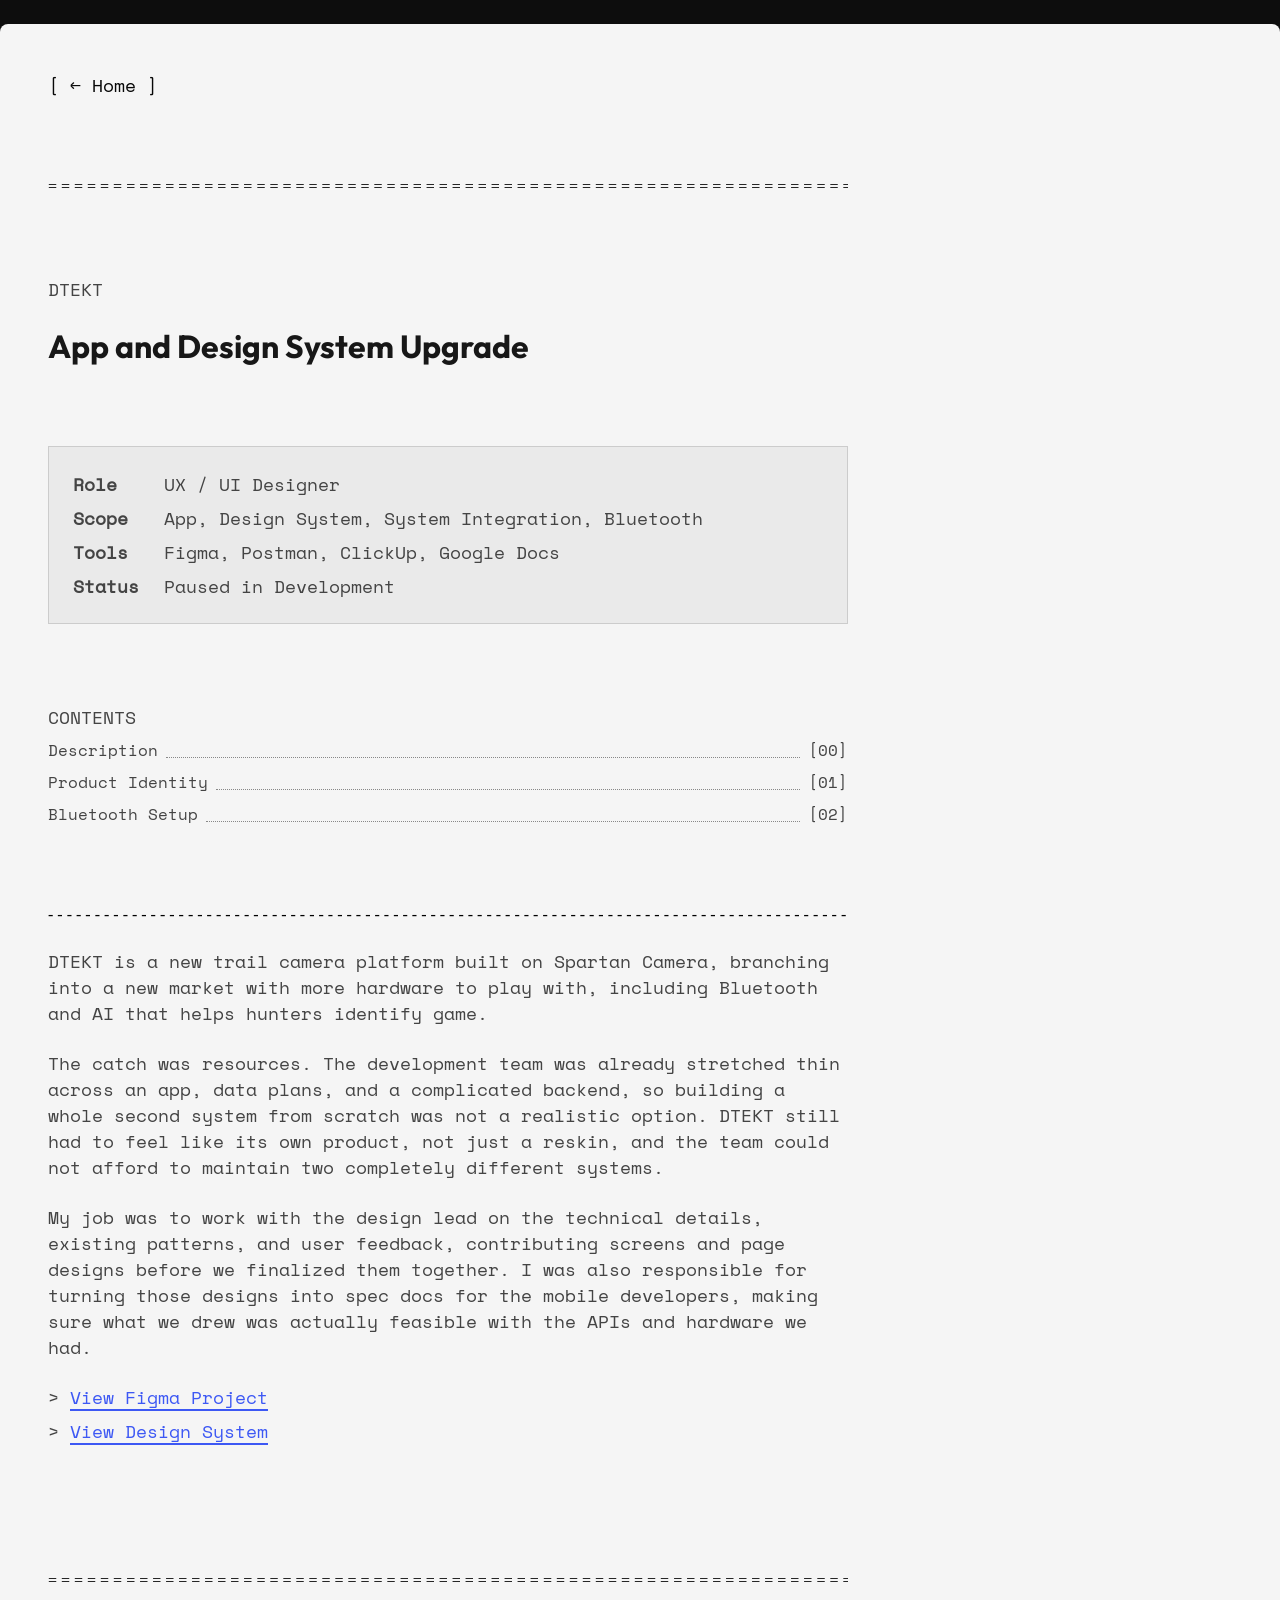
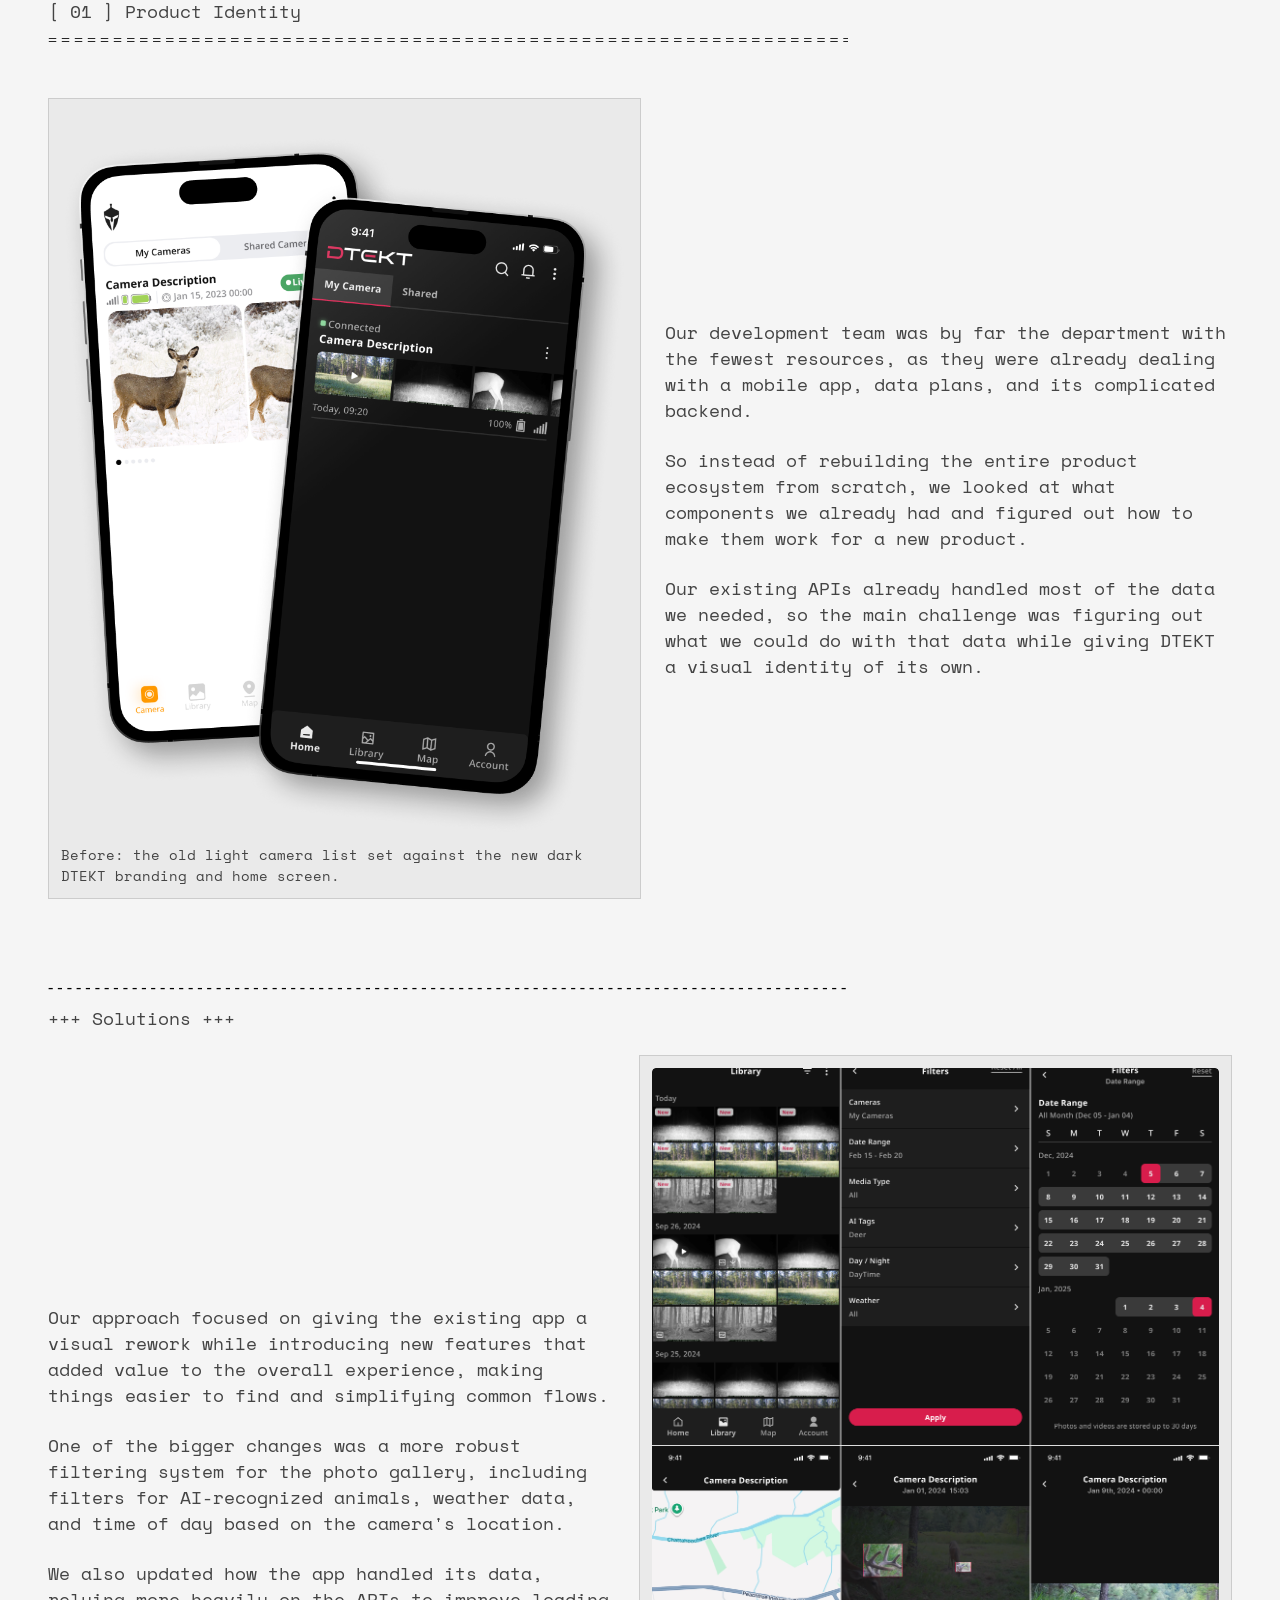
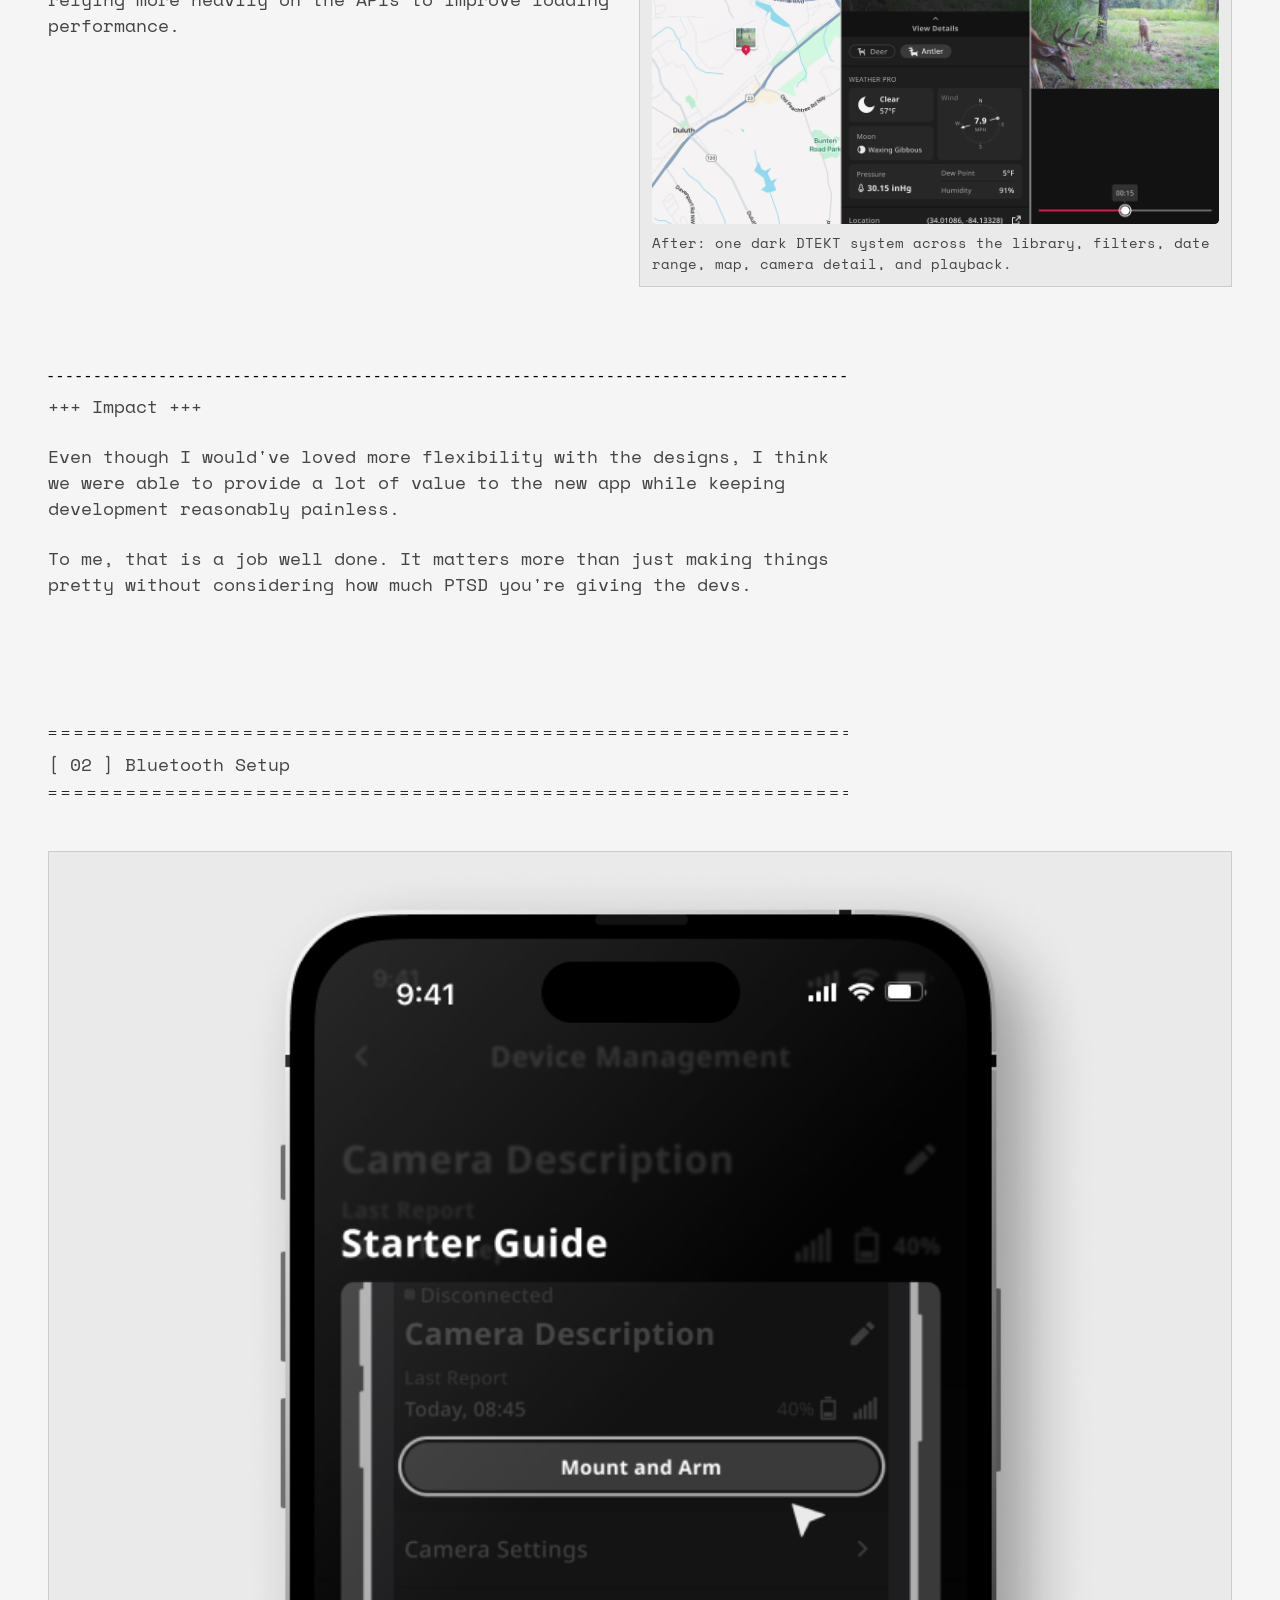
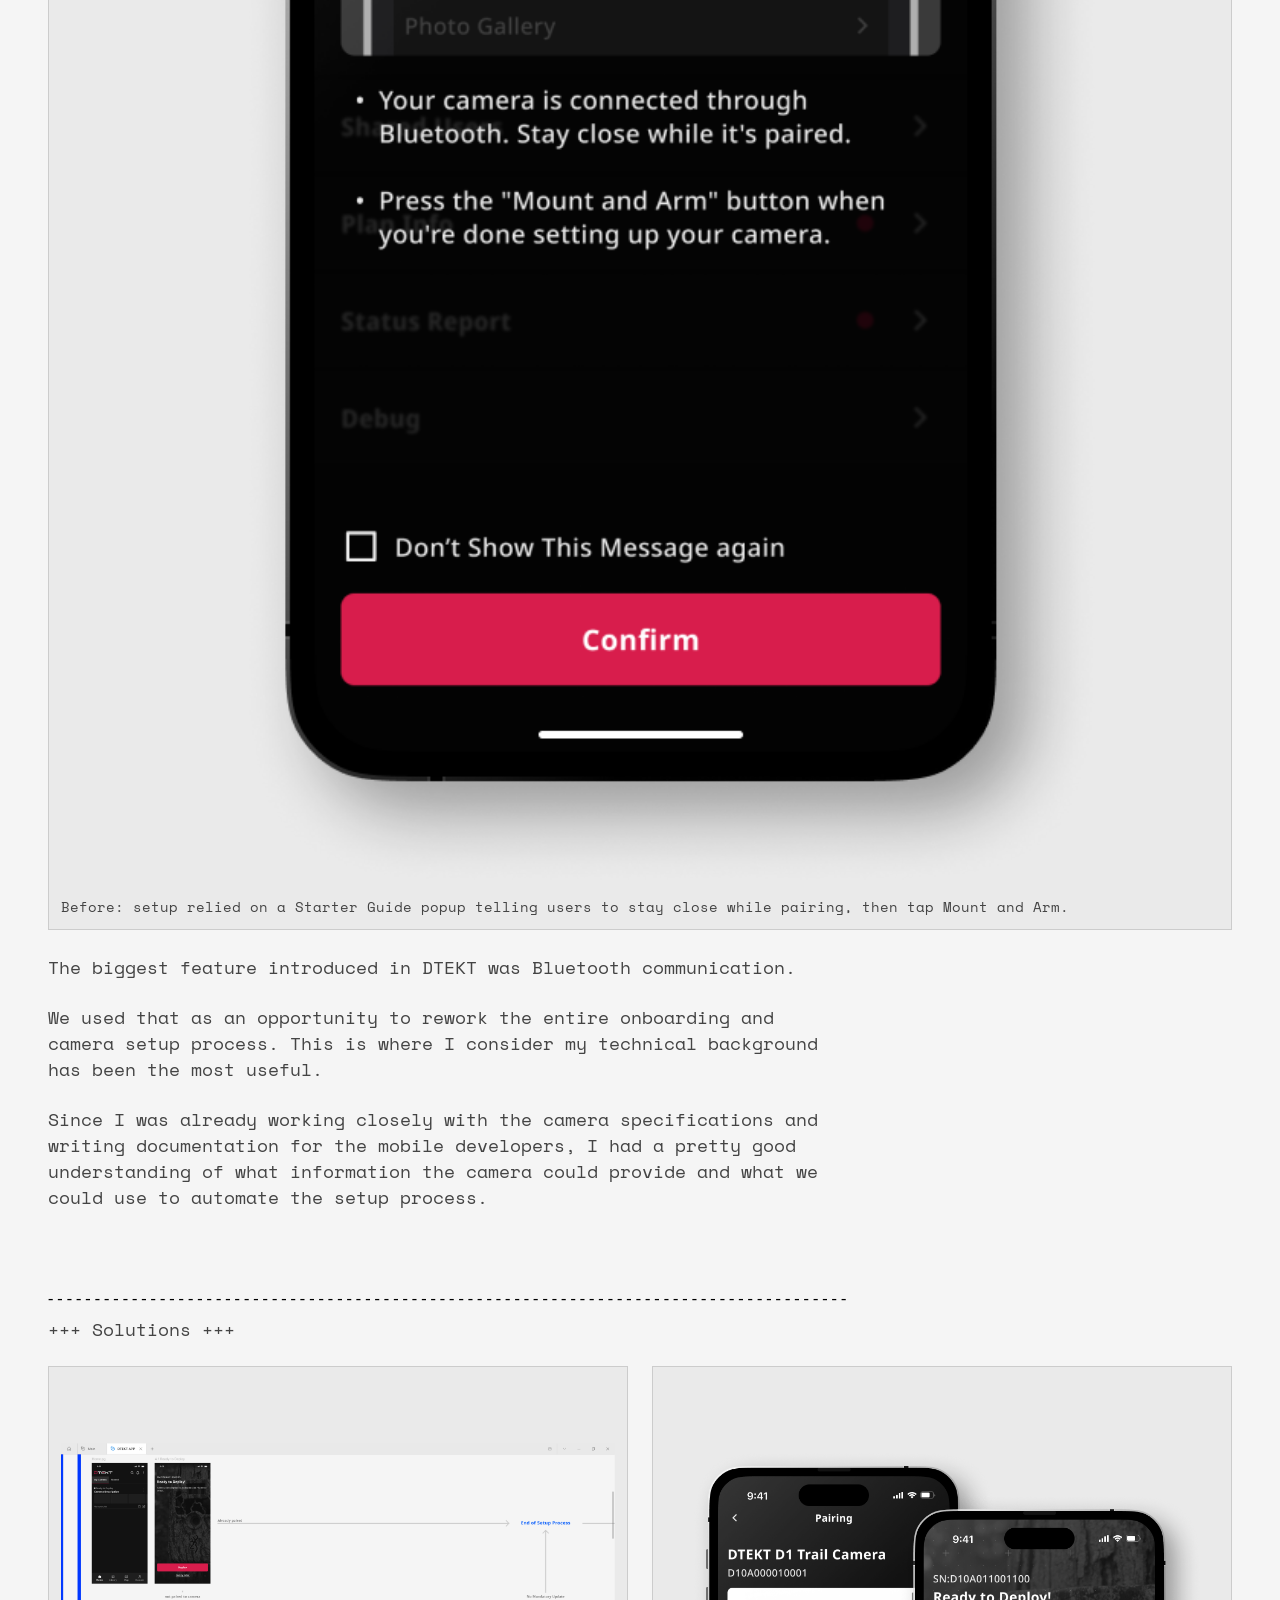
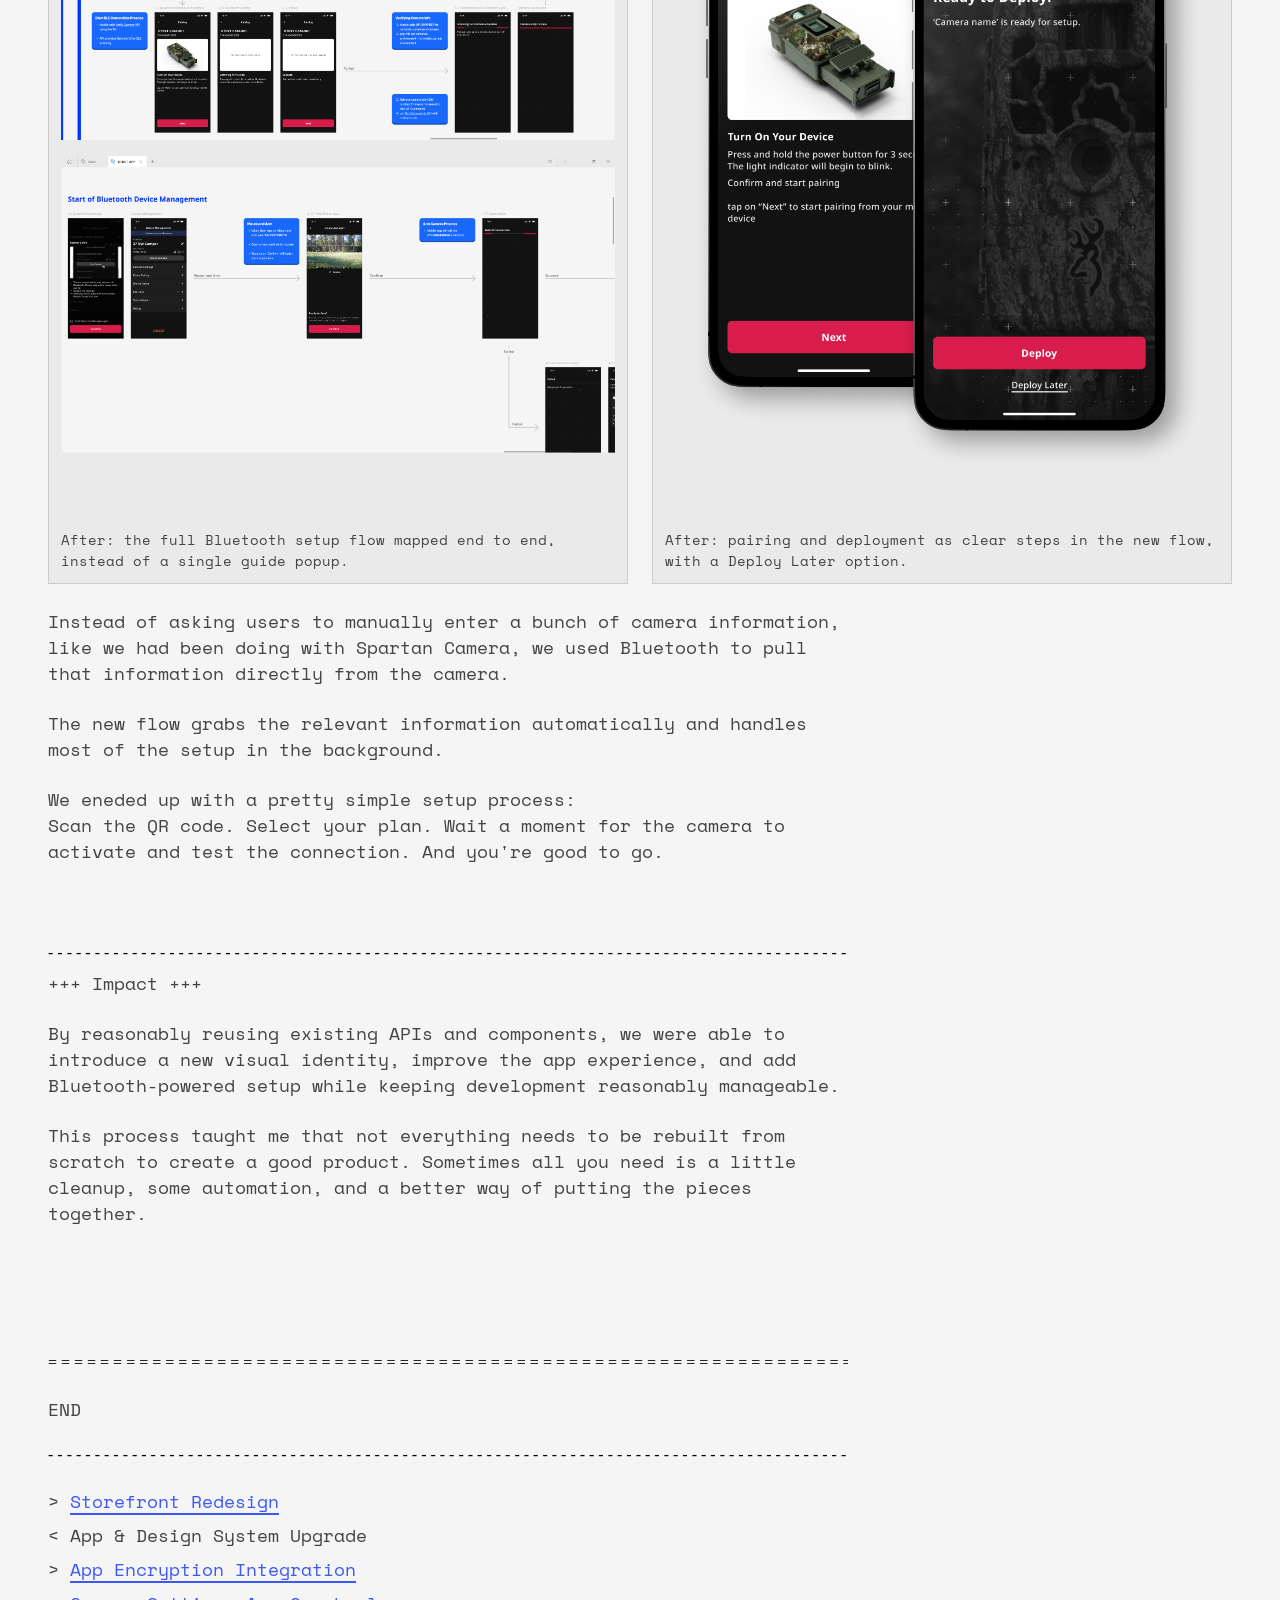
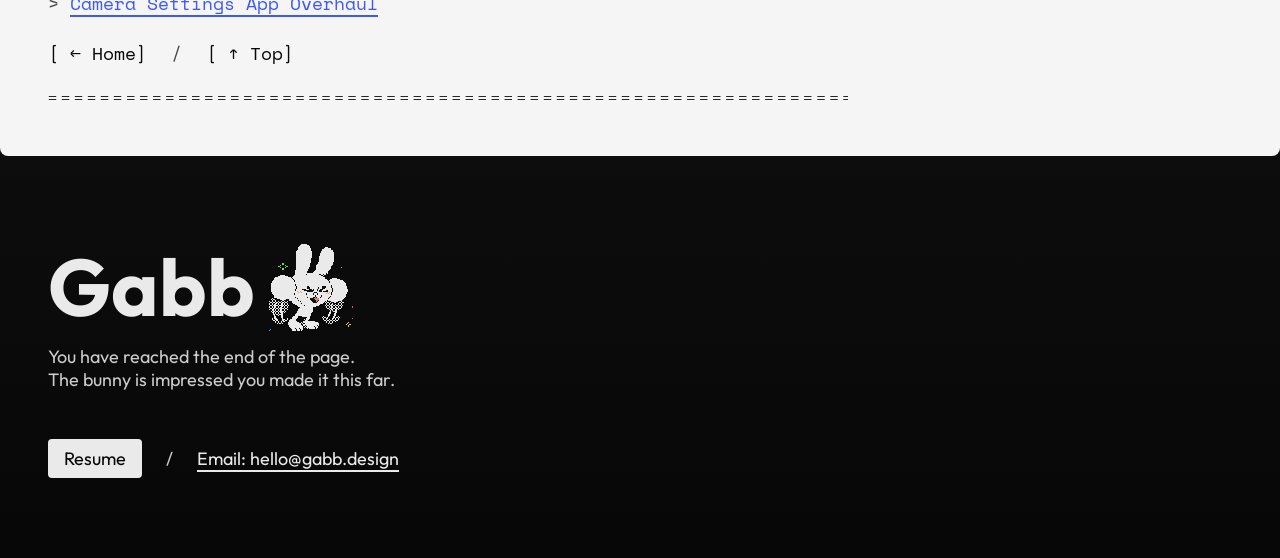
<file: project_02_dtekt.html>
<!DOCTYPE html>
<html lang="en">
<head>
    <meta charset="UTF-8">
    <meta name="viewport" content="width=device-width, initial-scale=1.0">
    <link rel="stylesheet" href="cool.css">
    <title>Gabb | DTEKT App and Design System</title>
</head>
<body class="theme--light offset">

    <!-- ============================================
       [SEC] HEADER 
    =============================================== -->
    <main id="top" class="showcase wrapper flex">


        <!-- + [SUB] BACK BUTTON + -->
        <header class="showcase__header flex">


            <a class="link--navigation flex" href="index.html">[ ← Home ]</a>

            <div class="ascii--border">
                = = = = = = = = = = = = = = = = = = = = = = = = = = = = = = = = = = = = = = = = = = = = = = = = = = = = = = = = = = = = = =
            </div>


            <!-- + [SUB] PAGE TITLE + -->
            <div class="showcase__title flex">


                <p>DTEKT</p>
                <h1>App and Design System Upgrade</h1>


            </div>


            <!-- + [SUB] SPEC BOX  + -->
            <div class="showcase__spec flex">

                <p><strong>Role</strong> UX / UI Designer</p>
                <p><strong>Scope</strong> App, Design System, System Integration, Bluetooth </p>
                <p><strong>Tools</strong> Figma, Postman, ClickUp, Google Docs</p>
                <p><strong>Status</strong> Paused in Development</p>

            </div>


            <!-- + [SUB] TABLE OF CONTENTS (MINI DESIGN PASS PREVIEW) + -->
            <nav class="showcase__toc flex">

                <p>CONTENTS</p>
                <a href="#description"><span>Description</span><span class="showcase__toc-dots"></span><span>[00]</span></a>
                <a href="#product-identity"><span>Product Identity</span><span class="showcase__toc-dots"></span><span>[01]</span></a>
                <a href="#bluetooth-setup"><span>Bluetooth Setup</span><span class="showcase__toc-dots"></span><span>[02]</span></a>

            </nav>


            <!-- + [SUB] DESCRIPTION  + -->
            <div id="description" class="showcase__info flex">


                <div class="ascii--border">
                    - - - - - - - - - - - - - - - - - - - - - - - - - - - - - - - - - - - - - - - - - - - - - - - - - - - - - - - - - - - - - - - - - - - - - - - - - - - - - - - - - - - - - -
                </div>


                <p>DTEKT is a new trail camera platform built on Spartan Camera, branching into a new market with more hardware to play with, including Bluetooth and AI that helps hunters identify game.</p>

                <p>The catch was resources. The development team was already stretched thin across an app, data plans, and a complicated backend, so building a whole second system from scratch was not a realistic option. DTEKT still had to feel like its own product, not just a reskin, and the team could not afford to maintain two completely different systems.</p>

                <p>My job was to work with the design lead on the technical details, existing patterns, and user feedback, contributing screens and page designs before we finalized them together. I was also responsible for turning those designs into spec docs for the mobile developers, making sure what we drew was actually feasible with the APIs and hardware we had.</p>


                <!-- + Description links  + -->
                <div class="showcase__links flex">


                    <P>> <a class="link" href="https://www.figma.com/design/Lzyk3yYa0Klh5DQT3W0HsG/DTEKT-APP?t=Iw2V4iK0RYUCBDnH-1" target="_blank" rel="noopener">View Figma Project</a></P>
                    <P>> <a class="link" href="https://www.figma.com/design/i3AaBc2rgcsMbwvSC7fAVP/DTEKT-APP-Design-System?node-id=0-1&t=Iw2V4iK0RYUCBDnH-1" target="_blank" rel="noopener">View Design System</a></P>


                </div>


            </div>


        </header>


        <!-- ============================================
            [SEC] SECTION 01
        =============================================== -->
        <section id="product-identity" class="showcase__section flex">


            <!-- + [SUB] PROBLEM 03  + -->
            <div class="showcase__conflict flex">


                <div class="conflict__header flex">


                    <div class="ascii--border">
                        = = = = = = = = = = = = = = = = = = = = = = = = = = = = = = = = = = = = = = = = = = = = = = = = = = = = = = = = = = = = = =
                    </div>

                    <h2>[ 01 ] Product  Identity</h2>

                    <div class="ascii--border">
                        = = = = = = = = = = = = = = = = = = = = = = = = = = = = = = = = = = = = = = = = = = = = = = = = = = = = = = = = = = = = = =
                    </div>


                </div>

                <!-- + problem copy  + -->
                <div class="solution__img--L flex">

                    <figure class="showcase__figure">

                        <img class="img--showcase showcase__img--row flex" src="assets/project_02_dtekt/02_identity_p1.png" alt="Two overlapping phone screens comparing the old light themed Spartan camera list with the new dark themed DTEKT home screen." />

                        <figcaption class="showcase__caption">
                            Before: the old light camera list set against the new dark DTEKT branding and home screen.
                        </figcaption>

                    </figure>


                    <div class="solution__copy flex">


                        <P>Our development team was by far the department with the fewest resources, as they were already dealing with a mobile app, data plans, and its complicated backend.</P>

                        <p>So instead of rebuilding the entire product ecosystem from scratch, we looked at what components we already had and figured out how to make them work for a new product. </p>

                        <p>Our existing APIs already handled most of the data we needed, so the main challenge was figuring out what we could do with that data while giving DTEKT a visual identity of its own.</p>


                    </div>


                </div>


            </div>


            <div class="showcase__solution flex">


                <div class="ascii__title flex">


                    <div class="ascii--border">
                        - - - - - - - - - - - - - - - - - - - - - - - - - - - - - - - - - - - - - - - - - - - - - - - - - - - - - - - - - - - - - - - - - - - - - - - - - - - - - - - - - - - - - -
                    </div>
                    <h2>+++ Solutions +++</h2>


                </div>

                <!-- + [SUB] SOLUTION 01  + -->
                <div class="solution__img--R flex">

                    <figure class="showcase__figure">

                        <img class="img--showcase showcase__img--row flex" src="assets/project_02_dtekt/02_identity_s1.png" alt="A grid of six dark themed DTEKT screens showing a photo library, a filters list, a date range calendar, a map, a camera detail screen with weather, and a video player." />

                        <figcaption class="showcase__caption">
                            After: one dark DTEKT system across the library, filters, date range, map, camera detail, and playback.
                        </figcaption>

                    </figure>

                    <div class="solution__copy flex">


                        <p>Our approach focused on giving the existing app a visual rework while introducing new features that added value to the overall experience, making things easier to find and simplifying common flows.</p>

                        <p>One of the bigger changes was a more robust filtering system for the photo gallery, including filters for AI-recognized animals, weather data, and time of day based on the camera's location.</p>

                        <p>We also updated how the app handled its data, relying more heavily on the APIs to improve loading performance.</p>


                    </div>


                </div>


            </div>


            <!-- + impact  + -->
            <div class="showcase__impact flex">


                <div class="ascii__title flex">


                    <div class="ascii--border">
                    - - - - - - - - - - - - - - - - - - - - - - - - - - - - - - - - - - - - - - - - - - - - - - - - - - - - - - - - - - - - - - - - - - - - - - - - - - - - - - - - - - - - - -
                    </div>
                    <h2>+++ Impact +++</h2>


                </div>

                <div class="impact__copy flex">


                   <p>Even though I would've loved more flexibility with the designs, I think we were able to provide a lot of value to the new app while keeping development reasonably painless.</p>

                    <p>To me, that is a job well done. It matters more than just making things pretty without considering how much PTSD you're giving the devs.</p>


                </div>

            </div>

        </section>



        <!-- ============================================
            [SEC] SHOWCASE 02
        =============================================== -->
        <section id="bluetooth-setup" class="showcase__section flex">


            <!-- + [SUB] PROBLEM 01 + -->
            <div class="showcase__conflict flex">


                <div class="conflict__header flex">


                    <div class="ascii--border">
                        = = = = = = = = = = = = = = = = = = = = = = = = = = = = = = = = = = = = = = = = = = = = = = = = = = = = = = = = = = = = = =
                    </div>

                    <h2>[ 02 ] Bluetooth Setup</h2>

                    <div class="ascii--border">
                        = = = = = = = = = = = = = = = = = = = = = = = = = = = = = = = = = = = = = = = = = = = = = = = = = = = = = = = = = = = = = =
                    </div>


                </div>

                <!-- + problem copy + -->
                <figure class="showcase__figure">

                   <img class="img--showcase showcase__img--single flex" src="assets/project_02_dtekt/01_ble_p1.png" alt="A phone showing a Starter Guide overlay on a dimmed device management screen, with the Mount and Arm button highlighted and a Confirm button below." />

                   <figcaption class="showcase__caption">
                    Before: setup relied on a Starter Guide popup telling users to stay close while pairing, then tap Mount and Arm.
                   </figcaption>

                </figure>

                <p>The biggest feature introduced in DTEKT was Bluetooth communication.</p>

                <p>We used that as an opportunity to rework the entire onboarding and camera setup process. This is where I consider my technical background has been the most useful.</p>

                <p>Since I was already working closely with the camera specifications and writing documentation for the mobile developers, I had a pretty good understanding of what information the camera could provide and what we could use to automate the setup process.</p>


            </div>


            <!-- + [SUB] SOLUTION 01 + -->
            <div class="showcase__solution flex">


                <div class="ascii__title flex">


                    <div class="ascii--border">
                        - - - - - - - - - - - - - - - - - - - - - - - - - - - - - - - - - - - - - - - - - - - - - - - - - - - - - - - - - - - - - - - - - - - - - - - - - - - - - - - - - - - - - -
                    </div>
                    <h2>+++ Solutions +++</h2>


                </div>

                <!-- + solution copy+ -->
                <div class="solution__img--double flex">

                    <figure class="showcase__figure">

                        <img class="img--showcase" src="assets/project_02_dtekt/01_ble_s1.png" alt="A two row flow diagram of many small dark phone screens linked by arrows, from the start of Bluetooth device management to the end of the setup process." />

                        <figcaption class="showcase__caption">
                            After: the full Bluetooth setup flow mapped end to end, instead of a single guide popup.
                        </figcaption>

                    </figure>

                    <figure class="showcase__figure">

                        <img class="img--showcase" src="assets/project_02_dtekt/02_ble_s2.png" alt="Two overlapping dark phones from the new pairing flow, one showing camera pairing instructions with a Next button, the other showing a Ready to Deploy screen with a Deploy button." />

                        <figcaption class="showcase__caption">
                            After: pairing and deployment as clear steps in the new flow, with a Deploy Later option.
                        </figcaption>

                    </figure>



                    </div>

                    <p>Instead of asking users to manually enter a bunch of camera information, like we had been doing with Spartan Camera, we used Bluetooth to pull that information directly from the camera.</p>

                    <p>The new flow grabs the relevant information automatically and handles most of the setup in the background.</p>

                    <p>We eneded up with a pretty simple setup process: <br />
                    Scan the QR code. Select your plan. Wait a moment for the camera to activate and test the connection. And you're good to go. </p>


            </div>


           <!-- + impact  + -->
            <div class="showcase__impact flex">


                <div class="ascii__title flex">


                    <div class="ascii--border">
                    - - - - - - - - - - - - - - - - - - - - - - - - - - - - - - - - - - - - - - - - - - - - - - - - - - - - - - - - - - - - - - - - - - - - - - - - - - - - - - - - - - - - - -
                    </div>
                    <h2>+++ Impact +++</h2>


                </div>

                <div class="impact__copy flex">


                    <p>By reasonably reusing existing APIs and components, we were able to introduce a new visual identity, improve the app experience, and add Bluetooth-powered setup while keeping development reasonably manageable.</p>

                    <p>This process taught me that not everything needs to be rebuilt from scratch to create a good product. Sometimes all you need is a little cleanup, some automation, and a better way of putting the pieces together.</p>


                </div>

            </div>



        </section>


        <!-- ============================================
            [SEC] BOTTOM NAV
        =============================================== -->
        <nav class="bottom__nav flex">


            <div class="ascii--border">
                = = = = = = = = = = = = = = = = = = = = = = = = = = = = = = = = = = = = = = = = = = = = = = = = = = = = = = = = = = = = = =
            </div>

            <p>END</p>

            <div class="ascii--border">
                - - - - - - - - - - - - - - - - - - - - - - - - - - - - - - - - - - - - - - - - - - - - - - - - - - - - - - - - - - - - - - - - - - - - - - - - - - - - - - - - - - - - - -
            </div>

            <!-- + [SUB] PROJECT LINKS  + -->
            <div class="showcase__links flex">


                <P>> <a class="link" href="project_01_storefront.html"> Storefront Redesign</a></P>
                <P>< App & Design System Upgrade</P>
                <P>> <a class="link" href="project_03_encryption.html">App Encryption Integration</a></P>
                <P>> <a class="link" href="project_04_settings.html">Camera Settings App Overhaul</a></P>


            </div>

            <!-- + [SUB] NAVIGATION LINKS  + -->
            <div class="bottom__navigation flex">


                <a class="link--navigation" href="index.html">[ ← Home]</a>
                <p>/</p>
                <a class="link--navigation" href="#top">[ ↑ Top]</a>


            </div>

            <div class="ascii--border">
                = = = = = = = = = = = = = = = = = = = = = = = = = = = = = = = = = = = = = = = = = = = = = = = = = = = = = = = = = = = = = =
            </div>


        </nav>

    </main>


    <!-- ============================================
       [SEC] FOOTER
    =============================================== -->
    <footer class="footer flex theme--dark">

        <!-- + [SUB] FOOTER COPY + -->
        <div class="footer__copy wrapper flex">


            <div class="footer__title flex">


                <h4>Gabb</h4>
                <img class="img--pixelated--m" src="assets/global/bunnFooter.gif" alt="A pixel bunny celebrating appears!">

                
            </div>

            <p>You have reached the end of the page. <br />
            The bunny is impressed you made it this far.</p>


        </div>

        <!-- + [SUB] FOOTER LINKS + -->
        <section class="footer__links wrapper flex">


            <a class="link--primary" href="assets/global/Resume - Gabriel Bocaletti.pdf" target="_blank" rel="noopener">Resume</a>
            <p>/</p>
            <a class="link" href="mailto:hello@gabb.design">Email: hello@gabb.design</a>


        </section>


    </footer>
    
</body>
</html>
</file>
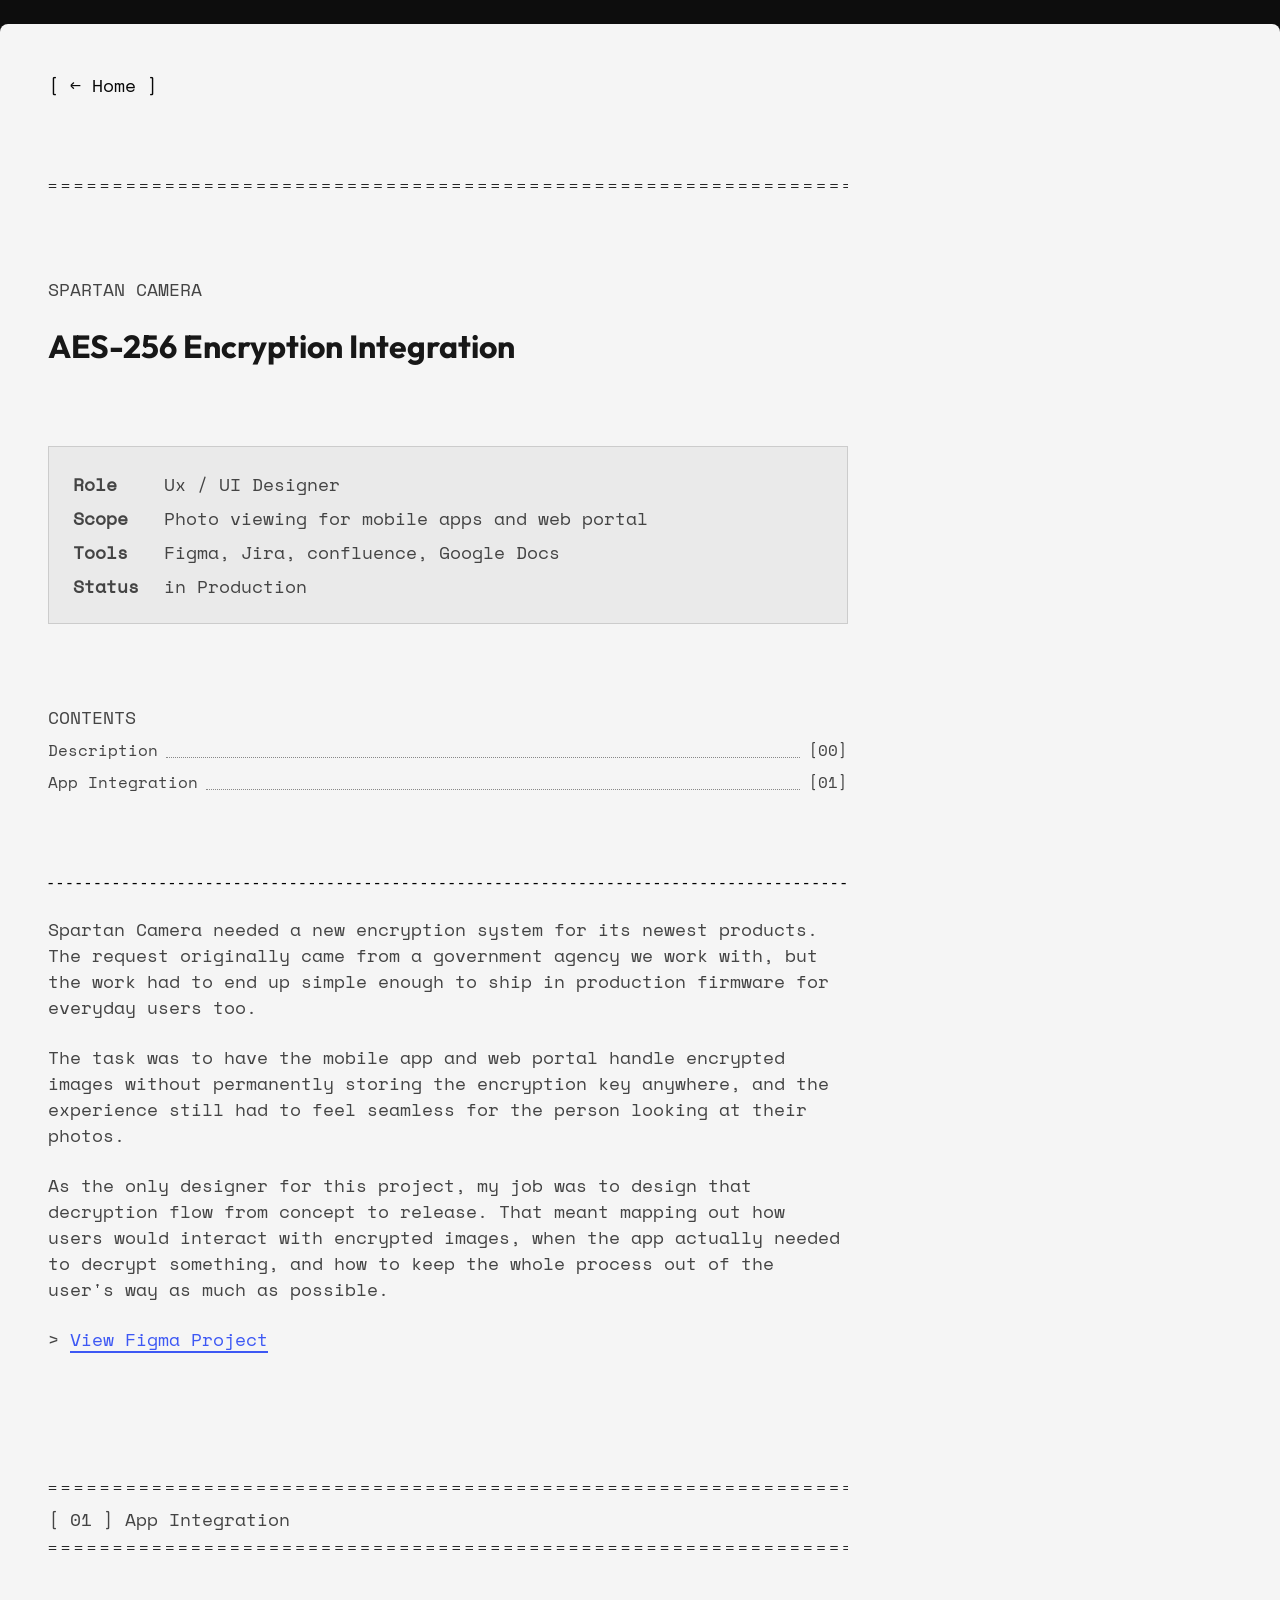
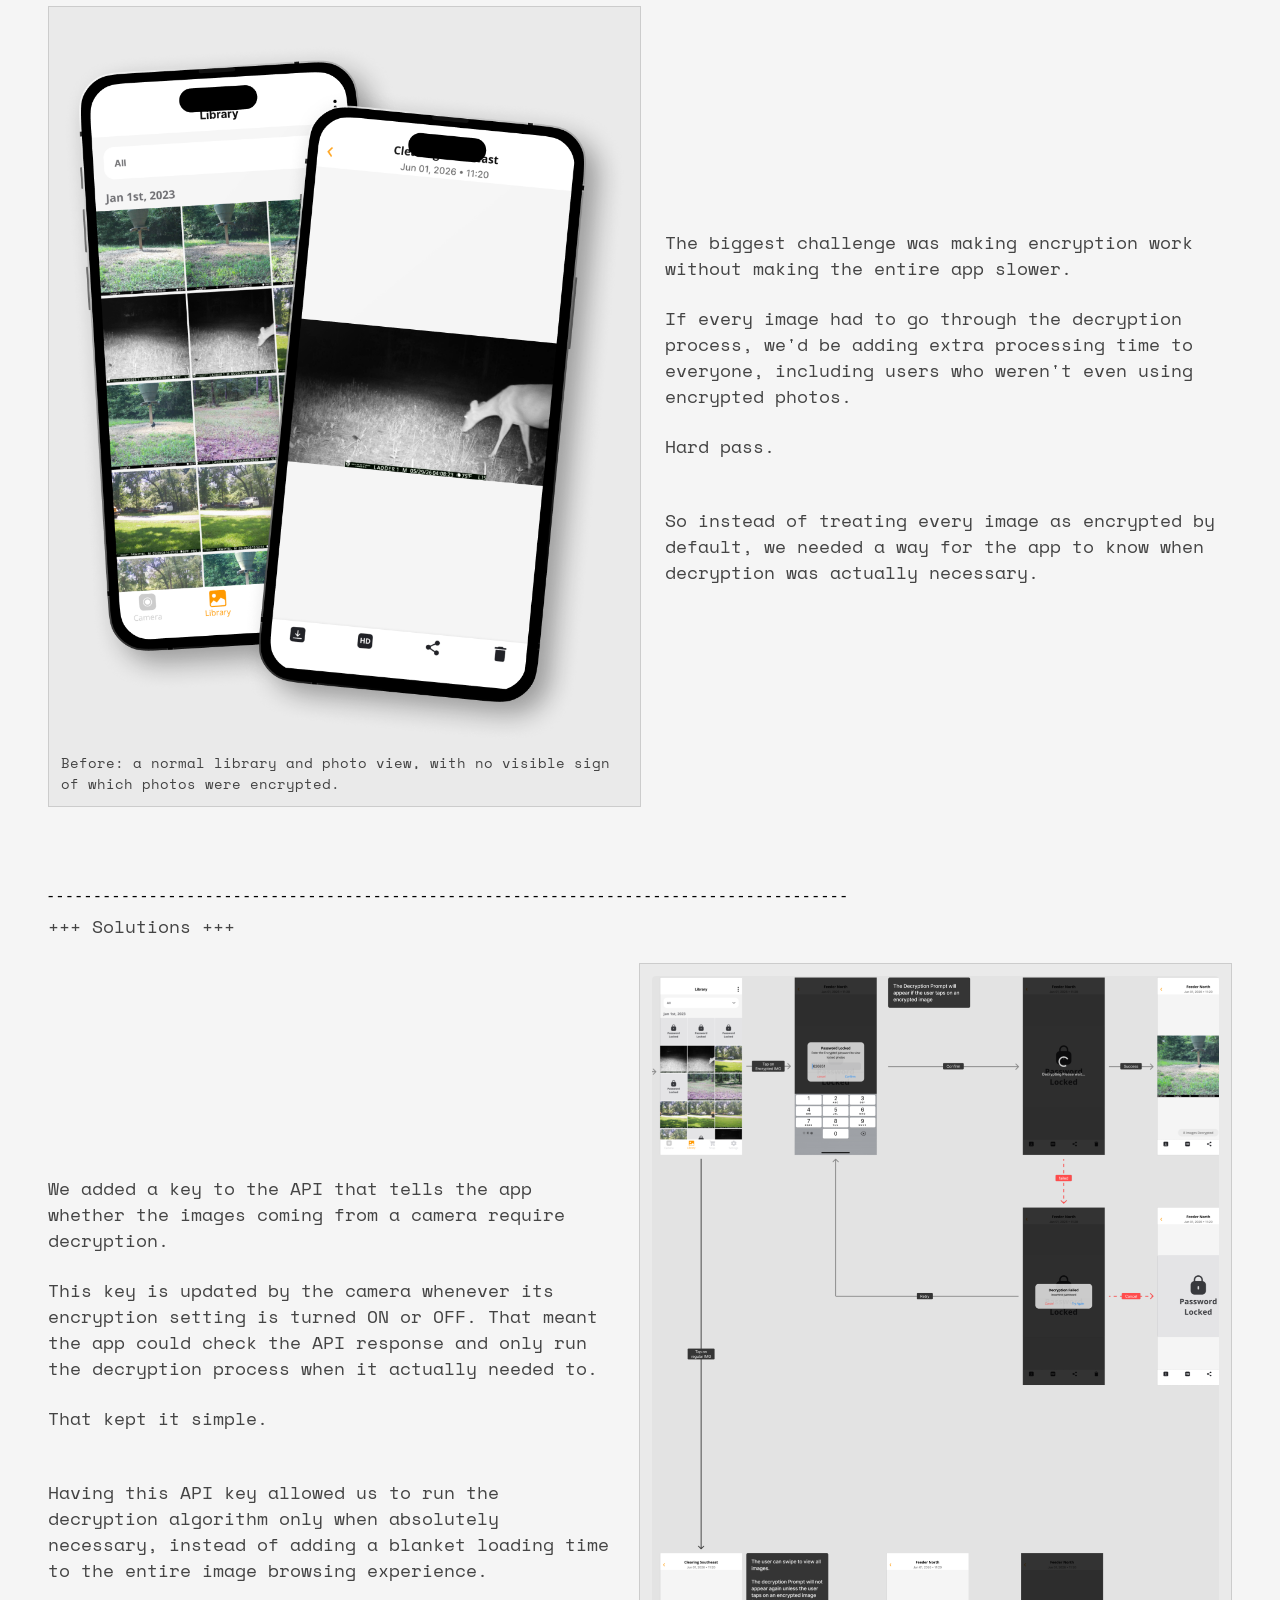
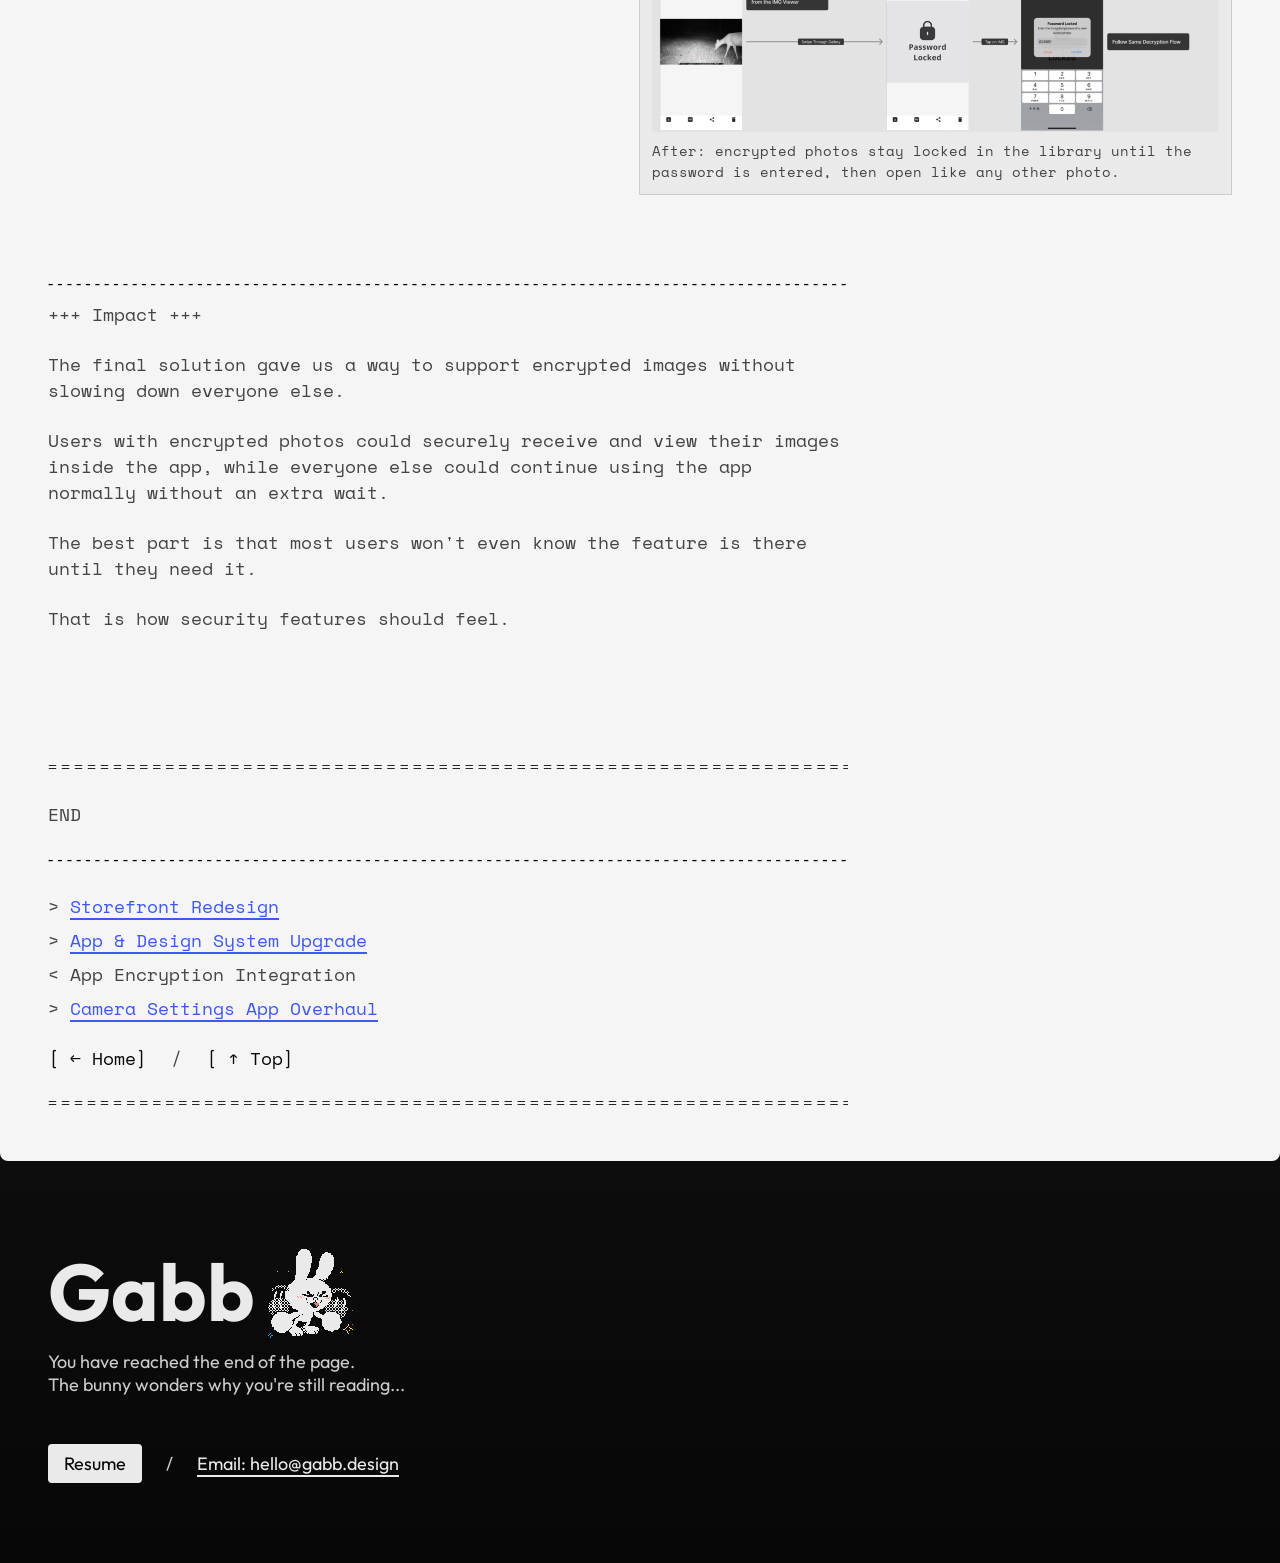
<file: project_03_encryption.html>
<!DOCTYPE html>
<html lang="en">
<head>
    <meta charset="UTF-8">
    <meta name="viewport" content="width=device-width, initial-scale=1.0">
    <link rel="stylesheet" href="cool.css">
    <title>Gabb | Spartan App Encryption</title>
</head>
<body class="theme--light offset">

    <!-- ============================================
       [SEC] HEADER 
    =============================================== -->
    <main id="top" class="showcase wrapper flex">


        <!-- + [SUB] BACK BUTTON + -->
        <header class="showcase__header flex">


            <a class="link--navigation flex" href="index.html">[ ← Home ]</a>

            <div class="ascii--border">
                = = = = = = = = = = = = = = = = = = = = = = = = = = = = = = = = = = = = = = = = = = = = = = = = = = = = = = = = = = = = = =
            </div>


            <!-- + [SUB] PAGE TITLE + -->
            <div class="showcase__title flex">


                <p>SPARTAN CAMERA</p>
                <h1>AES-256 Encryption Integration</h1>


            </div>

            <!-- + [SUB] SPEC BOX  + -->
            <div class="showcase__spec flex">

                <p><strong>Role</strong> Ux / UI Designer</p>
                <p><strong>Scope</strong> Photo viewing for mobile apps and web portal </p>
                <p><strong>Tools</strong> Figma, Jira, confluence, Google Docs</p>
                <p><strong>Status</strong> in Production</p>

            </div>


            <!-- + [SUB] TABLE OF CONTENTS (MINI DESIGN PASS PREVIEW) + -->
            <nav class="showcase__toc flex">

                <p>CONTENTS</p>
                <a href="#description"><span>Description</span><span class="showcase__toc-dots"></span><span>[00]</span></a>
                <a href="#app-integration"><span>App Integration</span><span class="showcase__toc-dots"></span><span>[01]</span></a>

            </nav>

            <!-- + [SUB] DESCRIPTION  + -->
            <div id="description" class="showcase__info flex">


                <div class="ascii--border">
                    - - - - - - - - - - - - - - - - - - - - - - - - - - - - - - - - - - - - - - - - - - - - - - - - - - - - - - - - - - - - - - - - - - - - - - - - - - - - - - - - - - - - - -
                </div>

                <p>Spartan Camera needed a new encryption system for its newest products. The request originally came from a government agency we work with, but the work had to end up simple enough to ship in production firmware for everyday users too.</p>

                <p>The task was to have the mobile app and web portal handle encrypted images without permanently storing the encryption key anywhere, and the experience still had to feel seamless for the person looking at their photos.</p>

                <p>As the only designer for this project, my job was to design that decryption flow from concept to release. That meant mapping out how users would interact with encrypted images, when the app actually needed to decrypt something, and how to keep the whole process out of the user's way as much as possible.</p>


                <!-- + Description links  + -->
                <div class="showcase__links flex">


                    <P>> <a class="link" href="https://www.figma.com/design/fsPNc8hipQ1ApLU5PiTauA/Local-Encryption?node-id=4004-1034&t=Iw2V4iK0RYUCBDnH-1" target="_blank" rel="noopener">View Figma Project</a></P>


                </div>


            </div>


        </header>

        <!-- ============================================
            [SEC] SECTION 01
        =============================================== -->
        <section id="app-integration" class="showcase__section flex">


            <!-- + [SUB] PROBLEM 03  + -->
            <div class="showcase__conflict flex">


                <div class="conflict__header flex">


                    <div class="ascii--border">
                        = = = = = = = = = = = = = = = = = = = = = = = = = = = = = = = = = = = = = = = = = = = = = = = = = = = = = = = = = = = = = =
                    </div>

                    <h2>[ 01 ] App Integration</h2>

                    <div class="ascii--border">
                        = = = = = = = = = = = = = = = = = = = = = = = = = = = = = = = = = = = = = = = = = = = = = = = = = = = = = = = = = = = = = =
                    </div>


                </div>

                <!-- + problem copy 03  + -->
                <div class="solution__img--L flex">

                    <figure class="showcase__figure">

                        <img class="img--showcase showcase__img--row flex" src="assets/project_03_encyption/01_integration_p1.png" alt="Two overlapping light themed phones showing a photo library grid and a night vision deer photo detail view with download, share, and delete icons." />

                        <figcaption class="showcase__caption">
                            Before: a normal library and photo view, with no visible sign of which photos were encrypted.
                        </figcaption>
                        
                    </figure>
                    

                    <div class="solution__copy flex">


                        <p>The biggest challenge was making encryption work without making the entire app slower.</p>

                        <p>If every image had to go through the decryption process, we'd be adding extra processing time to everyone, including users who weren't even using encrypted photos.</p>

                        <p>Hard pass.</p>

                        <p> </p>

                        <p>So instead of treating every image as encrypted by default, we needed a way for the app to know when decryption was actually necessary.</p>


                    </div>


                </div>


            </div>


            <div class="showcase__solution flex">


                <div class="ascii__title flex">


                    <div class="ascii--border">
                        - - - - - - - - - - - - - - - - - - - - - - - - - - - - - - - - - - - - - - - - - - - - - - - - - - - - - - - - - - - - - - - - - - - - - - - - - - - - - - - - - - - - - -
                    </div>
                    <h2>+++ Solutions +++</h2>


                </div>

                <!-- + [SUB] SOLUTION  + -->
                <div class="solution__img--R flex">

                    <figure class="showcase__figure">

                    <img class="img--showcase showcase__img--row flex" src="assets/project_03_encyption/01_integration_s1.png" alt="A flow diagram showing a library grid with padlocked photo thumbnails, a password locked keypad screen, a decrypting state, and the end result of an unlocked photo." />

                    <figcaption class="showcase__caption">
                        After: encrypted photos stay locked in the library until the password is entered, then open like any other photo.
                    </figcaption>

                    </figure>


                    <div class="solution__copy flex">


                        <p>We added a key to the API that tells the app whether the images coming from a camera require decryption.</p>

                        <p>This key is updated by the camera whenever its encryption setting is turned ON or OFF. That meant the app could check the API response and only run the decryption process when it actually needed to.</p>

                        <p>That kept it simple.</p>

                        <p> </p>

                        <p>Having this API key allowed us to run the decryption algorithm only when absolutely necessary, instead of adding a blanket loading time to the entire image browsing experience.</p>


                    </div>


                </div>


            </div>

           <!-- + impact  + -->
            <div class="showcase__impact flex">


                <div class="ascii__title flex">


                    <div class="ascii--border">
                    - - - - - - - - - - - - - - - - - - - - - - - - - - - - - - - - - - - - - - - - - - - - - - - - - - - - - - - - - - - - - - - - - - - - - - - - - - - - - - - - - - - - - -
                    </div>
                    <h2>+++ Impact +++</h2>


                </div>

                <div class="impact__copy flex">


                    <p>The final solution gave us a way to support encrypted images without slowing down everyone else.</p>

                    <p>Users with encrypted photos could securely receive and view their images inside the app, while everyone else could continue using the app normally without an extra wait.</p>

                    <p>The best part is that most users won't even know the feature is there until they need it.</p>

                    <p>That is how security features should feel.</p>


                </div>

            </div>

        </section>


        <!-- ============================================
            [SEC] BOTTOM NAV
        =============================================== -->
        <nav class="bottom__nav flex">


            <div class="ascii--border">
                = = = = = = = = = = = = = = = = = = = = = = = = = = = = = = = = = = = = = = = = = = = = = = = = = = = = = = = = = = = = = =
            </div>

            <p>END</p>

            <div class="ascii--border">
                - - - - - - - - - - - - - - - - - - - - - - - - - - - - - - - - - - - - - - - - - - - - - - - - - - - - - - - - - - - - - - - - - - - - - - - - - - - - - - - - - - - - - -
            </div>

            <!-- + [SUB] PROJECT LINKS  + -->
            <div class="showcase__links flex">


                <P>> <a class="link" href="project_01_storefront.html">Storefront Redesign</a></P>
                <P>> <a class="link" href="project_02_dtekt.html">App & Design System Upgrade</a></P>
                <P>< App Encryption Integration</P>
                <P>> <a class="link" href="project_04_settings.html">Camera Settings App Overhaul</a></P>


            </div>

            <!-- + [SUB] NAVIGATION LINKS  + -->
            <div class="bottom__navigation flex">


                <a class="link--navigation" href="index.html">[ ← Home]</a>
                <p>/</p>
                <a class="link--navigation" href="#top">[ ↑ Top]</a>


            </div>

            <div class="ascii--border">
                = = = = = = = = = = = = = = = = = = = = = = = = = = = = = = = = = = = = = = = = = = = = = = = = = = = = = = = = = = = = = =
            </div>


        </nav>

    </main>


    <!-- ============================================
       [SEC] FOOTER
    =============================================== -->
    <footer class="footer flex theme--dark">

        <!-- + [SUB] FOOTER COPY + -->
        <div class="footer__copy wrapper flex">


            <div class="footer__title flex">


                <h4>Gabb</h4>
                <img class="img--pixelated--m" src="assets/global/bunnFooter.gif" alt="A pixel bunny celebrating appears!">

                
            </div>

            <p>You have reached the end of the page. <br />
            The bunny wonders why you're still reading...</p>


        </div>

        <!-- + [SUB] FOOTER LINKS + -->
        <section class="footer__links wrapper flex">


            <a class="link--primary" href="assets/global/Resume - Gabriel Bocaletti.pdf" target="_blank" rel="noopener">Resume</a>
            <p>/</p>
            <a class="link" href="mailto:hello@gabb.design">Email: hello@gabb.design</a>


        </section>


    </footer>
    
</body>
</html>
</file>
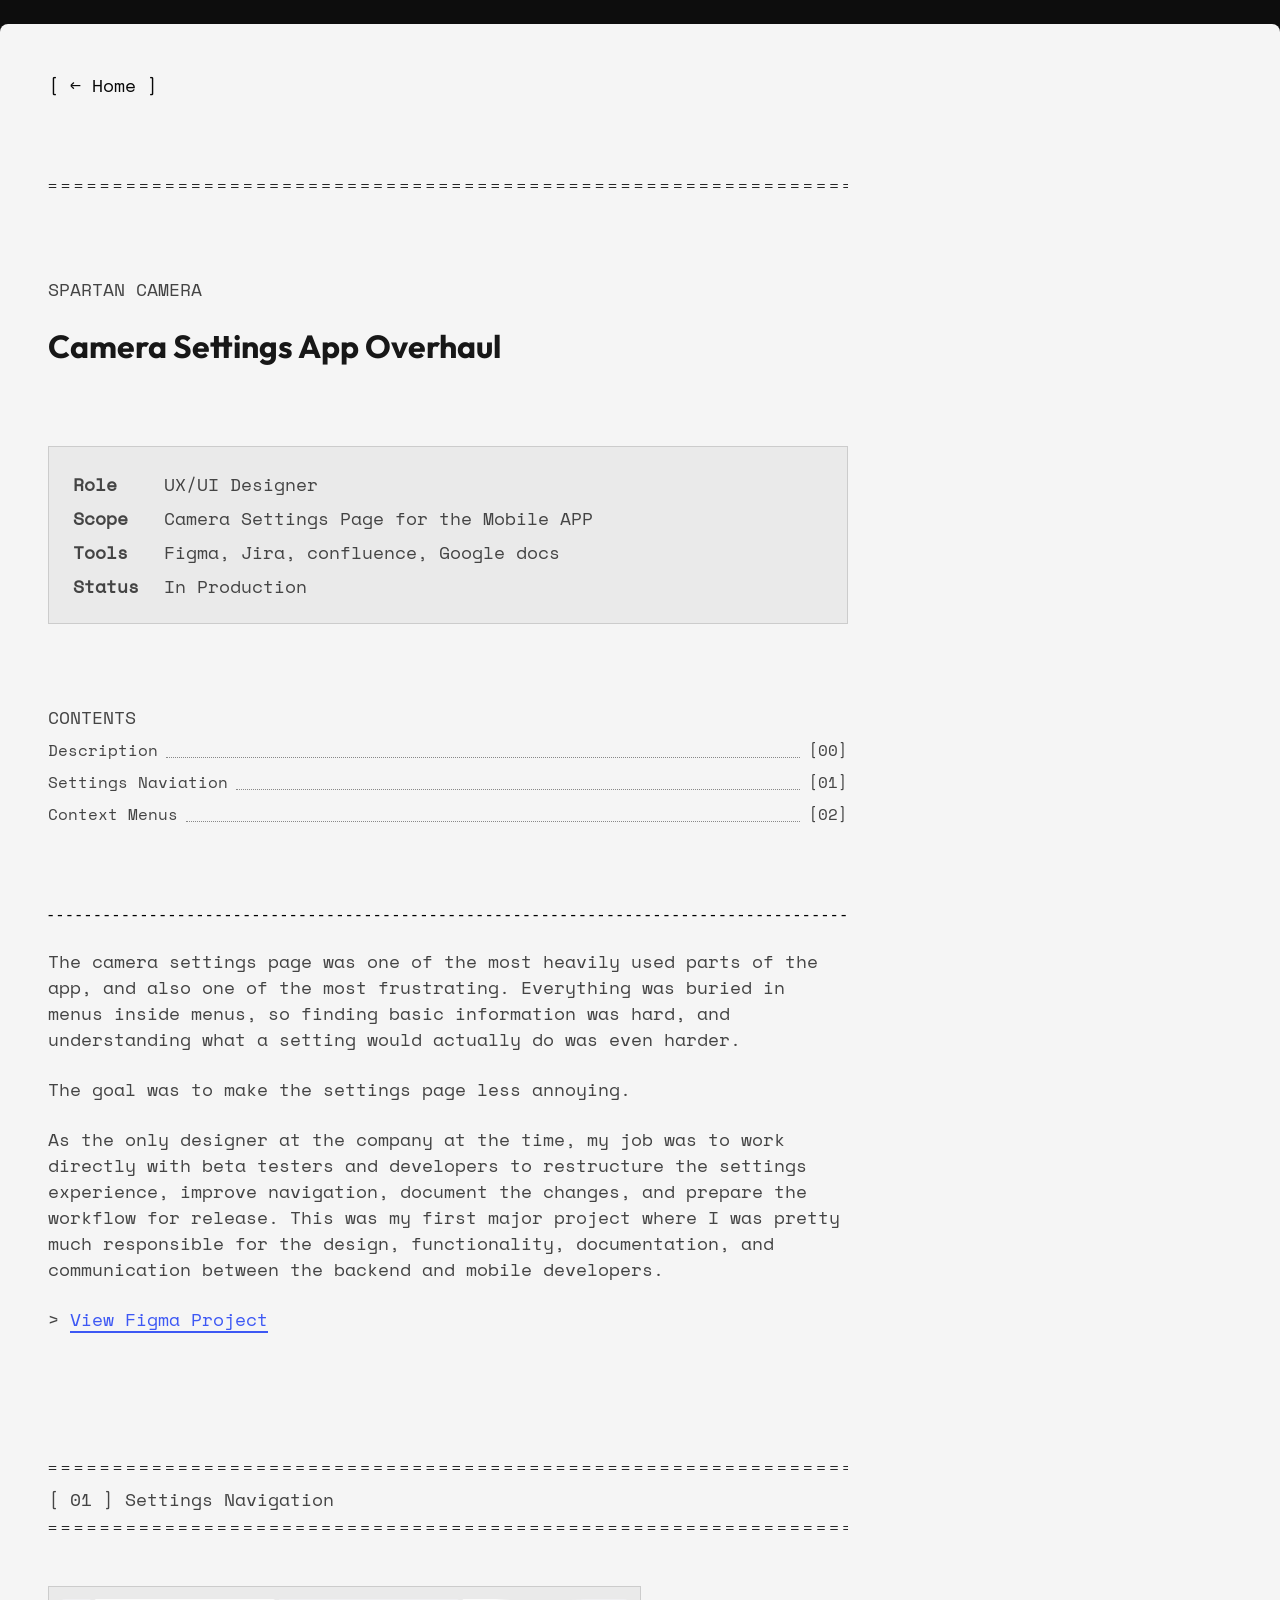
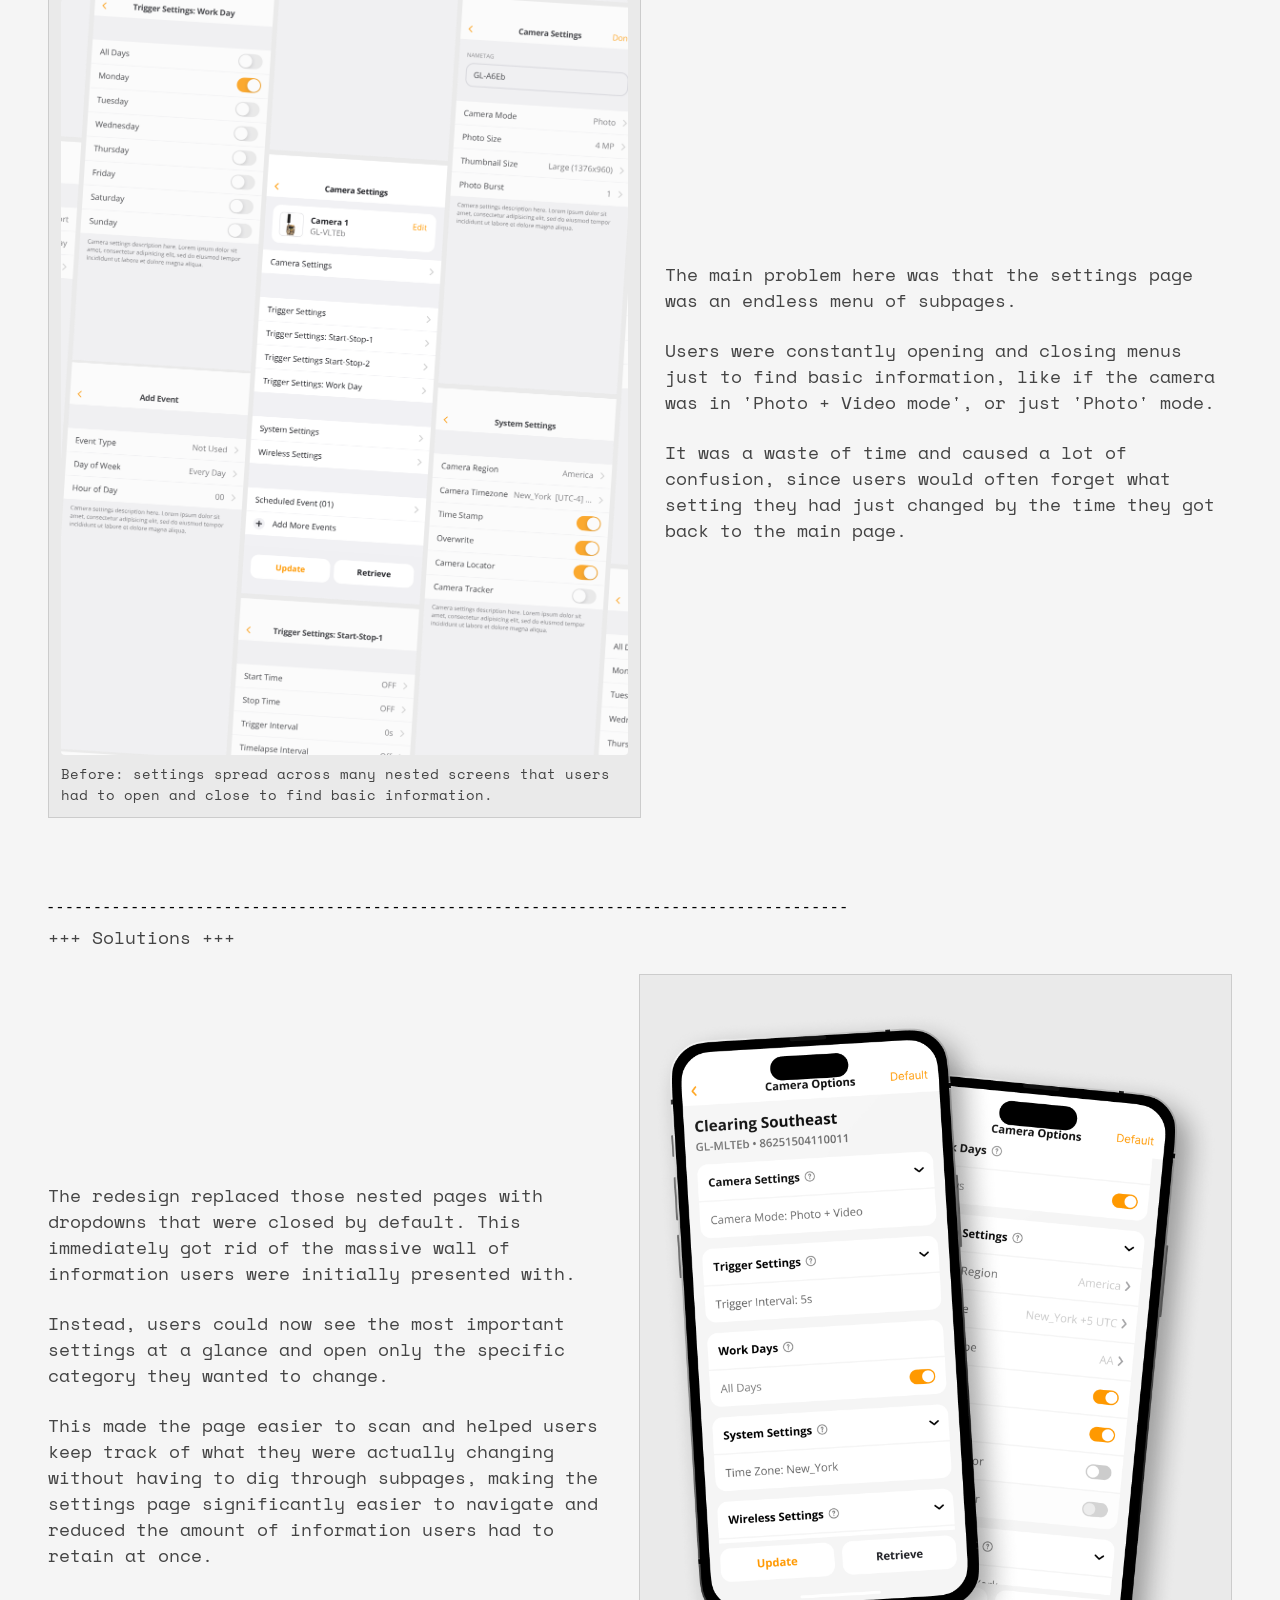
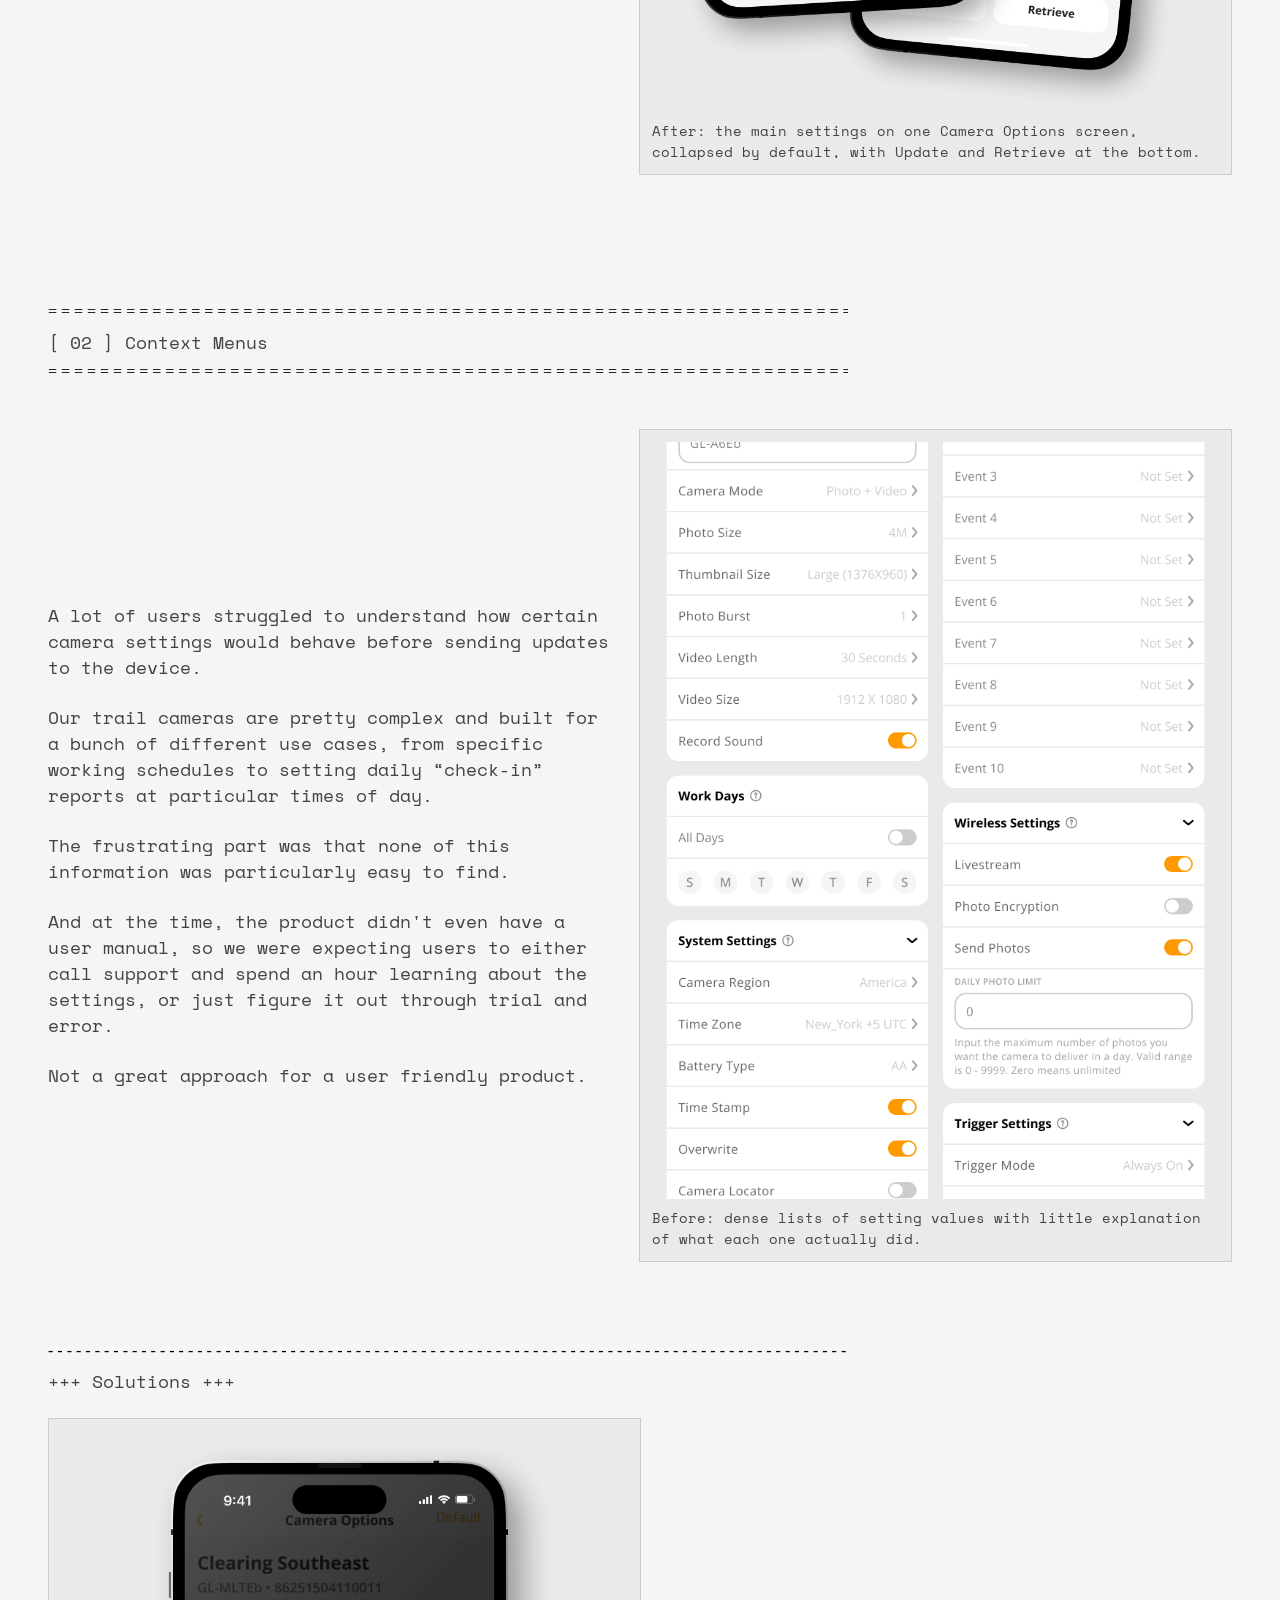
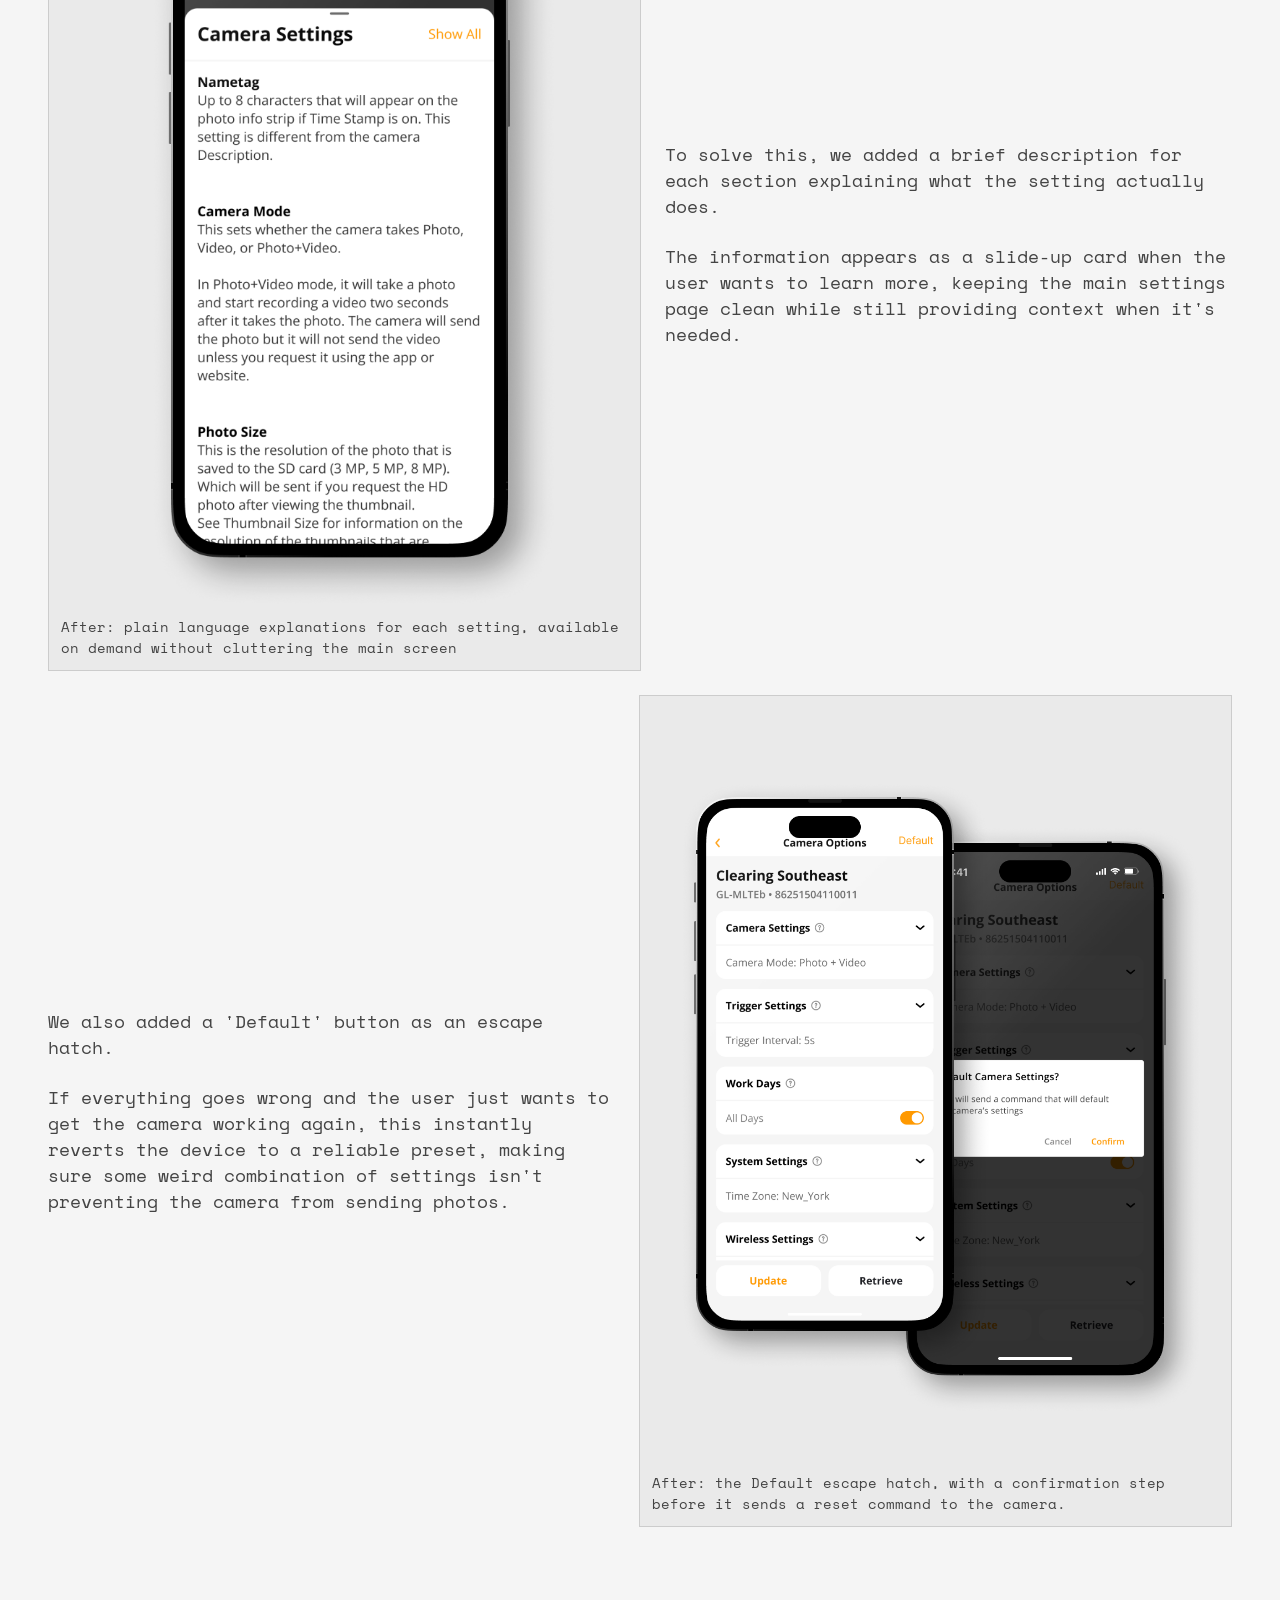
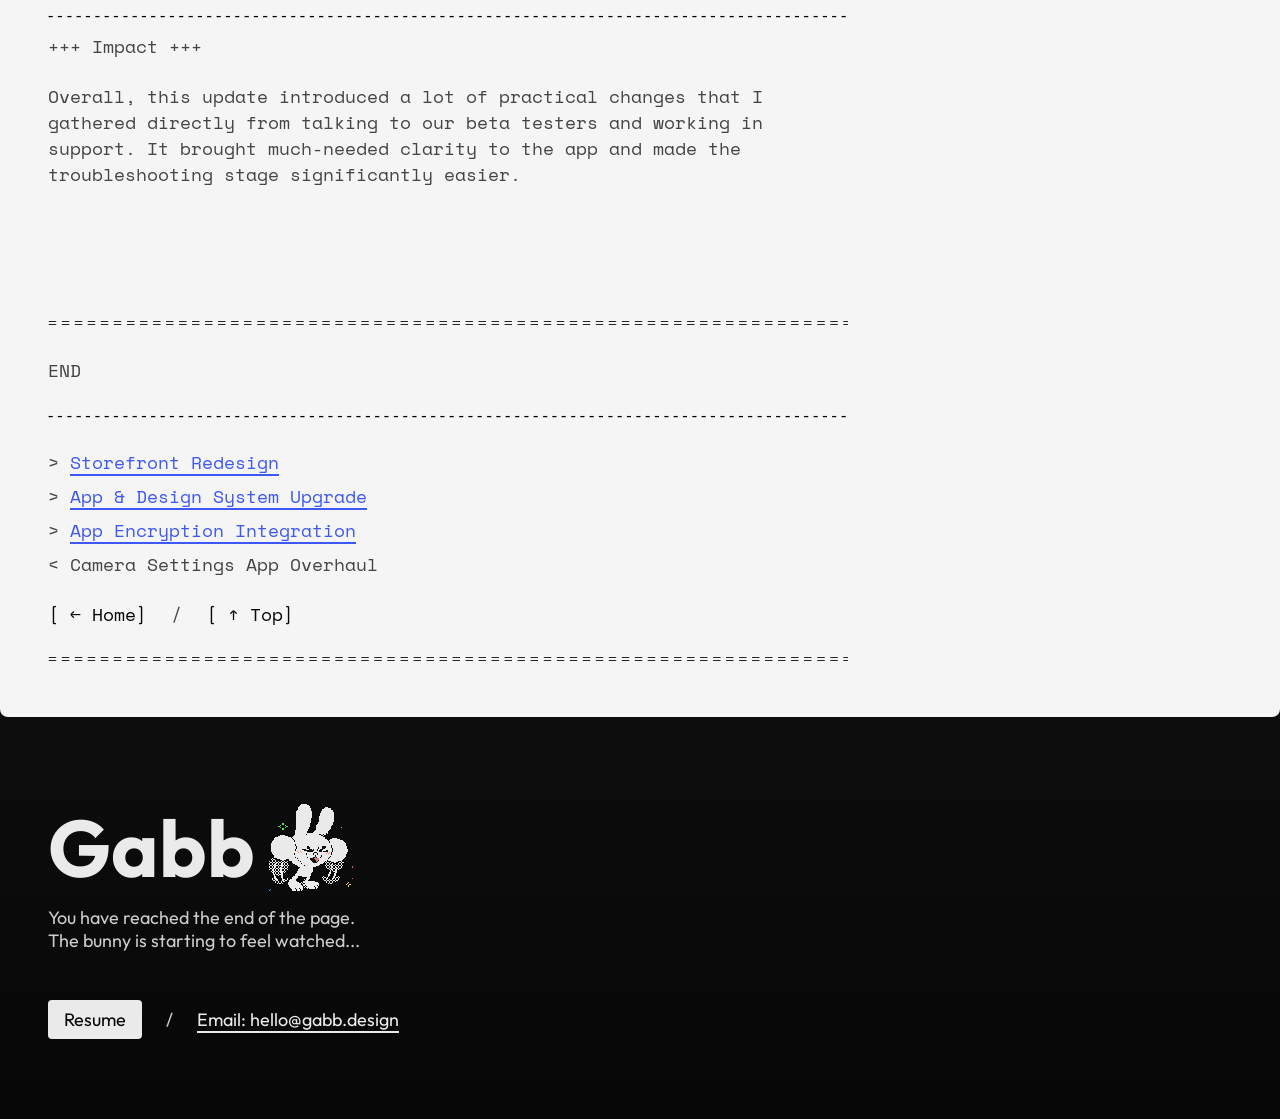
<file: project_04_settings.html>
<!DOCTYPE html>
<html lang="en">
<head>
    <meta charset="UTF-8">
    <meta name="viewport" content="width=device-width, initial-scale=1.0">
    <link rel="stylesheet" href="cool.css">
    <title>Gabb | Spartan Camera Settings Overhaul</title>
</head>
<body class="theme--light offset">


    <!-- ============================================
       [SEC] HEADER 
    =============================================== -->
    <main id="top" class="showcase wrapper flex">


        <!-- + [SUB] BACK BUTTON + -->
        <header class="showcase__header flex">


            <a class="link--navigation flex" href="index.html">[ ← Home ]</a>

            <div class="ascii--border">
                = = = = = = = = = = = = = = = = = = = = = = = = = = = = = = = = = = = = = = = = = = = = = = = = = = = = = = = = = = = = = =
            </div>


            <!-- + [SUB] PAGE TITLE + -->
            <div class="showcase__title flex">


                <p>SPARTAN CAMERA</p>
                <h1>Camera Settings App Overhaul</h1>


            </div>

           <!-- + [SUB] SPEC BOX  + -->
            <div class="showcase__spec flex">

                <p><strong>Role</strong> UX/UI Designer</p>
                <p><strong>Scope</strong> Camera Settings Page for the Mobile APP </p>
                <p><strong>Tools</strong> Figma, Jira, confluence, Google docs</p>
                <p><strong>Status</strong> In Production</p>

            </div>


            <!-- + [SUB] TABLE OF CONTENTS  + -->
            <nav class="showcase__toc flex">

                <p>CONTENTS</p>
                <a href="#description"><span>Description</span><span class="showcase__toc-dots"></span><span>[00]</span></a>
                <a href="#settings-navigation"><span>Settings Naviation</span><span class="showcase__toc-dots"></span><span>[01]</span></a>
                <a href="#context-menus"><span>Context Menus</span><span class="showcase__toc-dots"></span><span>[02]</span></a>


            </nav>


            <!-- + [SUB] DESCRIPTION  + -->
            <div id="description" class="showcase__info flex">


                <div class="ascii--border">
                    - - - - - - - - - - - - - - - - - - - - - - - - - - - - - - - - - - - - - - - - - - - - - - - - - - - - - - - - - - - - - - - - - - - - - - - - - - - - - - - - - - - - - -
                </div>

                <p>The camera settings page was one of the most heavily used parts of the app, and also one of the most frustrating. Everything was buried in menus inside menus, so finding basic information was hard, and understanding what a setting would actually do was even harder.</p>

                <p>The goal was to make the settings page less annoying.</p>

                <p>As the only designer at the company at the time, my job was to work directly with beta testers and developers to restructure the settings experience, improve navigation, document the changes, and prepare the workflow for release. This was my first major project where I was pretty much responsible for the design, functionality, documentation, and communication between the backend and mobile developers.</p>


                <!-- + Description links  + -->
                <div class="showcase__links flex">


                    <P>> <a class="link" href="https://www.figma.com/design/v3yF11LrOtsOFASxP9845b/Spartan-APP-Camera-Settings-UI?node-id=5507-293&t=Iw2V4iK0RYUCBDnH-1" target="_blank" rel="noopener">View Figma Project</a></P>


                </div>


            </div>


        </header>

        <!-- ============================================
            [SEC] SECTION 01
        =============================================== -->
        <section id="settings-navigation" class="showcase__section flex">


            <!-- + [SUB] PROBLEM 01  + -->
            <div class="showcase__conflict flex">


                <div class="conflict__header flex">


                    <div class="ascii--border">
                        = = = = = = = = = = = = = = = = = = = = = = = = = = = = = = = = = = = = = = = = = = = = = = = = = = = = = = = = = = = = = =
                    </div>

                    <h2>[ 01 ] Settings Navigation</h2>

                    <div class="ascii--border">
                        = = = = = = = = = = = = = = = = = = = = = = = = = = = = = = = = = = = = = = = = = = = = = = = = = = = = = = = = = = = = = =
                    </div>


                </div>

                <!-- + problem copy  + -->
                <div class="solution__img--L flex">

                    <figure class="showcase__figure">

                        <img class="img--showcase showcase__img--row flex" src="assets/project_04_settings/01_nav_p1.png" alt="A collage of many light themed settings screens showing trigger settings, camera settings, system settings, and an add event form." />

                        <figcaption class="showcase__caption">
                            Before: settings spread across many nested screens that users had to open and close to find basic information.
                        </figcaption>

                    </figure>


                    <div class="solution__copy flex">


                        <p>The main problem here was that the settings page was an endless menu of subpages.</p>

                        <p>Users were constantly opening and closing menus just to find basic information, like if the camera was in 'Photo + Video mode', or just 'Photo' mode.</p>

                        <p>It was a waste of time and caused a lot of confusion, since users would often forget what setting they had just changed by the time they got back to the main page.</p>


                    </div>


                </div>


            </div>


            <div class="showcase__solution flex">


                <div class="ascii__title flex">


                    <div class="ascii--border">
                        - - - - - - - - - - - - - - - - - - - - - - - - - - - - - - - - - - - - - - - - - - - - - - - - - - - - - - - - - - - - - - - - - - - - - - - - - - - - - - - - - - - - - -
                    </div>
                    <h2>+++ Solutions +++</h2>


                </div>

                <!-- + [SUB] SOLUTION 03  + -->
                <div class="solution__img--R flex">

                    <figure class="showcase__figure">

                        <img class="img--showcase showcase__img--row flex" src="assets/project_04_settings/01_nav_s1.png" alt="Two overlapping phones showing a consolidated Camera Options screen with expandable sections for camera settings, trigger settings, work days, system settings, and wireless settings." />

                        <figcaption class="showcase__caption">
                            After: the main settings on one Camera Options screen, collapsed by default, with Update and Retrieve at the bottom.
                        </figcaption>

                    </figure>


                    <div class="solution__copy flex">


                        <p>The redesign replaced those nested pages with dropdowns that were closed by default. This immediately got rid of the massive wall of information users were initially presented with.</p>

                        <p>Instead, users could now see the most important settings at a glance and open only the specific category they wanted to change.</p>

                        <p>This made the page easier to scan and helped users keep track of what they were actually changing without having to dig through subpages, making the settings page significantly easier to navigate and reduced the amount of information users had to retain at once. </p>


                    </div>


                </div>


            </div>


        </section>



        <!-- ============================================
            [SEC] SECTION 02
        =============================================== -->
        <section id="context-menus" class="showcase__section flex">


            <!-- + [SUB] PROBLEM 03  + -->
            <div class="showcase__conflict flex">


                <div class="conflict__header flex">


                    <div class="ascii--border">
                        = = = = = = = = = = = = = = = = = = = = = = = = = = = = = = = = = = = = = = = = = = = = = = = = = = = = = = = = = = = = = =
                    </div>

                    <h2>[ 02 ] Context Menus</h2>

                    <div class="ascii--border">
                        = = = = = = = = = = = = = = = = = = = = = = = = = = = = = = = = = = = = = = = = = = = = = = = = = = = = = = = = = = = = = =
                    </div>


                </div>

                <!-- + problem copy  + -->
                <div class="solution__img--R flex">

                    <figure class="showcase__figure">

                        <img class="img--showcase showcase__img--row flex" src="assets/project_04_settings/02_clarity_p1.png" alt="Two overlapping settings panels listing camera mode, photo size, thumbnail size, photo burst, video settings, system settings, unset events, and wireless settings." />
                        
                        <figcaption class="showcase__caption">
                            Before: dense lists of setting values with little explanation of what each one actually did.
                        </figcaption>

                    </figure>


                    <div class="solution__copy flex">


                        <p>A lot of users struggled to understand how certain camera settings would behave before sending updates to the device.</p>

                        <p>Our trail cameras are pretty complex and built for a bunch of different use cases, from specific working schedules to setting daily “check-in” reports at particular times of day.</p>

                        <p>The frustrating part was that none of this information was particularly easy to find.</p>

                        <p>And at the time, the product didn't even have a user manual, so we were expecting users to either call support and spend an hour learning about the settings, or just figure it out through trial and error.</p>

                        <p>Not a great approach for a user friendly product.</p>


                    </div>


                </div>


            </div>


            <div class="showcase__solution flex">


                <div class="ascii__title flex">


                    <div class="ascii--border">
                        - - - - - - - - - - - - - - - - - - - - - - - - - - - - - - - - - - - - - - - - - - - - - - - - - - - - - - - - - - - - - - - - - - - - - - - - - - - - - - - - - - - - - -
                    </div>
                    <h2>+++ Solutions +++</h2>


                </div>

                <!-- + [SUB] SOLUTION 01  + -->
                <div class="solution__img--L flex">

                    <figure class="showcase__figure">

                        <img class="img--showcase showcase__img--row flex" src="assets/project_04_settings/02_clarity_s1.png" alt="A phone showing a Camera Settings help sheet sliding over a dimmed Camera Options screen, explaining nametag, camera mode, and photo size in plain language." />

                        <figcaption class="showcase__caption">
                            After: plain language explanations for each setting, available on demand without cluttering the main screen
                        </figcaption>

                    </figure>


                    <div class="solution__copy flex">


                        <p>To solve this, we added a brief description for each section explaining what the setting actually does.</p>

                        <p>The information appears as a slide-up card when the user wants to learn more, keeping the main settings page clean while still providing context when it's needed.</p>


                    </div>


                </div>

                <!-- + [SUB] SOLUTION 02  + -->
                <div class="solution__img--R flex">


                    <figure class="showcase__figure">

                        <img class="img--showcase showcase__img--row flex" src="assets/project_04_settings/02_clarity_s2.png" alt="Two overlapping phones showing the consolidated Camera Options screen, with a confirmation dialog for resetting the camera to its default settings." />

                        <figcaption class="showcase__caption">
                            After: the Default escape hatch, with a confirmation step before it sends a reset command to the camera.
                        </figcaption>

                    </figure>


                    <div class="solution__copy flex">


                        <p>We also added a 'Default' button as an escape hatch.</p>

                        <p>If everything goes wrong and the user just wants to get the camera working again, this instantly reverts the device to a reliable preset, making sure some weird combination of settings isn't preventing the camera from sending photos.</p>


                    </div>


                </div>


            </div>


           <!-- + impact  + -->
            <div class="showcase__impact flex">


                <div class="ascii__title flex">


                    <div class="ascii--border">
                    - - - - - - - - - - - - - - - - - - - - - - - - - - - - - - - - - - - - - - - - - - - - - - - - - - - - - - - - - - - - - - - - - - - - - - - - - - - - - - - - - - - - - -
                    </div>
                    <h2>+++ Impact +++</h2>


                </div>

                <div class="impact__copy flex">


                    <p>Overall, this update introduced a lot of practical changes that I gathered directly from talking to our beta testers and working in support. It brought much-needed clarity to the app and made the troubleshooting stage significantly easier.</p>


                </div>

            </div>

        </section>


        <!-- ============================================
            [SEC] BOTTOM NAV
        =============================================== -->
        <nav class="bottom__nav flex">


            <div class="ascii--border">
                = = = = = = = = = = = = = = = = = = = = = = = = = = = = = = = = = = = = = = = = = = = = = = = = = = = = = = = = = = = = = =
            </div>

            <p>END</p>

            <div class="ascii--border">
                - - - - - - - - - - - - - - - - - - - - - - - - - - - - - - - - - - - - - - - - - - - - - - - - - - - - - - - - - - - - - - - - - - - - - - - - - - - - - - - - - - - - - -
            </div>

            <!-- + [SUB] PROJECT LINKS  + -->
            <div class="showcase__links flex">


                <P>> <a class="link" href="project_01_storefront.html">Storefront Redesign</a></P>
                <P>> <a class="link" href="project_02_dtekt.html">App & Design System Upgrade</a></P>
                <P>> <a class="link" href="project_03_encryption.html">App Encryption Integration</a></P>
                <P>< Camera Settings App Overhaul</P>


            </div>

            <!-- + [SUB] NAVIGATION LINKS  + -->
            <div class="bottom__navigation flex">


                <a class="link--navigation" href="index.html">[ ← Home]</a>
                <p>/</p>
                <a class="link--navigation" href="#top">[ ↑ Top]</a>


            </div>

            <div class="ascii--border">
                = = = = = = = = = = = = = = = = = = = = = = = = = = = = = = = = = = = = = = = = = = = = = = = = = = = = = = = = = = = = = =
            </div>


        </nav>

    </main>


    <!-- ============================================
       [SEC] FOOTER
    =============================================== -->
    <footer class="footer flex theme--dark">

        <!-- + [SUB] FOOTER COPY + -->
        <div class="footer__copy wrapper flex">


            <div class="footer__title flex">


                <h4>Gabb</h4>
                <img class="img--pixelated--m" src="assets/global/bunnFooter.gif" alt="A pixel bunny celebrating appears!">

                
            </div>

            <p>You have reached the end of the page. <br />
            The bunny is starting to feel watched...</p>


        </div>

        <!-- + [SUB] FOOTER LINKS + -->
        <section class="footer__links wrapper flex">


            <a class="link--primary" href="assets/global/Resume - Gabriel Bocaletti.pdf" target="_blank" rel="noopener">Resume</a>
            <p>/</p>
            <a class="link" href="mailto:hello@gabb.design">Email: hello@gabb.design</a>


        </section>


    </footer>
    
</body>
</html>
</file>
<file: cool.css>
/* ==============================================
   . + . + . + . GLOBAL COMPONENTS . + . + . + .
=============================================== */

/* --------------------------------------------
   !! STARTUP
-------------------------------------------- */

*,
::before,
::after{
    box-sizing: border-box;
    margin: 0;
}

html {
    scroll-behavior: smooth;
}

body {
    background-color: var(--bg-color);
}


/* --------------------------------------------
   !! GLOBALS
-------------------------------------------- */

/* +++ ----- wrapper ----- +++ */
.wrapper {
    width: 100%;
    padding: 0 1.5rem;
    max-width: 1440px;
    margin: 0 auto;
}

@media (min-width: 800px) {
    .wrapper {
        padding: 0 3rem;
    }
}

/* +++ ----- flex ----- +++ */
.flex {
    display: flex;
    flex-direction: column;
}


/* +++ -----  flex spacing ----- +++ */
:root {
    --gap-8: 0.5rem;
    --gap-24: 1.5rem;
    --gap-48: 3rem;
    --gap-80: 5rem;
}


/* --------------------------------------------
   !! COLORS
-------------------------------------------- */

:root {

    /* --- greys --- */
    --grey-F5: #f5f5f5;
    --grey_EA: #eaeaea;
    --grey_CC: #CCCCCC;
    --grey_88: #888888;
    --grey_44: #444444;
    --grey_17: #171717;
    --grey_12: #121212;
    --grey_0D: #0D0D0D;
    --grey_07: #070707;


    /* --- Accents --- */
    --accent_blue: #3D58F4;
    --accent_red: #E6575C;
    --accent_yellow: #F4A454;
    --accent_teal: #487DF0;

}


/* --------------------------------------------
   !! PAGE THEMES
-------------------------------------------- */

/* +++ ----- DARK THEME ----- +++ */
.theme--dark {
    --font-h1: 'Outfit', sans-serif;
    --font-h1-color: var(--grey_EA);
    --font-h1-size: 2rem;
    --font-h1-weight: 700;

    --font-h2: 'Outfit', sans-serif;
    --font-h2-color: var(--grey_EA);
    --font-h2-size: 2rem;
    --font-h2-weight: 500;

    --font-h3: 'Outfit', sans-serif;
    --font-h3-color: var(--grey_88);
    --font-h3-size: 1.125rem;
    --font-h3-weight: 400;

    --font-h4: 'Outfit', sans-serif;
    --font-h4-color: var(--grey_EA);
    --font-h4-size: 5rem;
    --font-h4-weight: 700;

    --font-text: 'Outfit', sans-serif;
    --font-text-color: var(--grey_CC);
    --font-text-size: 1.125rem;
    --font-text-weight: 400;

    --font-link-primary: 'Outfit', sans-serif;
    --font-link-primary-color: var(--grey_07);
    --font-link-primary-size: 1.125rem;
    --font-link-primary-weight: 400;
    --font-link-primary-background-color: var(--grey_EA);

    --font-link: 'Outfit', sans-serif;
    --font-link-color: var(--grey_EA);
    --font-link-size: 1.125rem;
    --font-link-weight: 400;

    --font-link-navigation: 'SpaceMono', Courier, monospace;
    --font-link-navigation-color: var(--grey-F5);
    --font-link-navigation-size: 1.125rem;
    --font-link-navigation-weight: 400;

    --bg-color: var(--grey_07);
}


/* +++ ----- LIGHT THEME ----- +++ */
.theme--light {
    --font-h1: 'Outfit', sans-serif;
    --font-h1-color: var(--grey_17);
    --font-h1-size: 2rem;
    --font-h1-weight: 700;

    --font-h2: 'SpaceMono', Courier, monospace;
    --font-h2-color: var(--grey_44);
    --font-h2-size: 1.125rem;
    --font-h4-weight: 400;

    --font-h3: 'SpaceMono', Courier, monospace;
    --font-h3-color: var(--grey_88);
    --font-h3-size: 1.125rem;
    --font-h3-weight: 400;

    --font-h4: 'SpaceMono', Courier, monospace;
    --font-h4-color: var(--grey_44);
    --font-h4-size: 1.125rem;
    --font-h4-weight: 400;

    --font-text: 'SpaceMono', Courier, monospace;
    --font-text-color: var(--grey_44);
    --font-text-size: 1.125rem;
    --font-text-weight: 400;

    --font-link-primary: 'Outfit', sans-serif;
    --font-link-primary-color: var(--grey_EA);
    --font-link-primary-size: 1.125rem;
    --font-link-primary-weight: 400;
    --font-link-primary-background-color: var(--accent_blue);

    --font-link: 'SpaceMono', Courier, monospace;
    --font-link-color: var(--accent_blue);
    --font-link-size: 1.125rem;
    --font-link-weight: 400;

    --font-link-navigation: 'SpaceMono', Courier, monospace;
    --font-link-navigation-color: var(--grey_07);
    --font-link-navigation-size: 1.125rem;
    --font-link-navigation-weight: 400;

    --bg-color: var(--grey_0D);
}


/* --------------------------------------------
   !! FONTS
-------------------------------------------- */

/* +++ ----- FONT SOURCE ----- +++ */
@font-face {
  font-family: 'Outfit';
  src: url('/assets/global/Outfit-VariableFont_wght.woff2') format('woff2');
  font-weight: 100 900;
}

@font-face {
    font-family: 'SpaceMono';
    src: url('assets/global/SpaceMono-Regular.woff2') format('woff2');
    font-weight: 400;
}


/* +++ ----- FONT STYLES ----- +++ */
h1 {
    max-width: 50rem;
    font-family: var(--font-h1);
    font-weight: var(--font-h1-weight);
    font-size: var(--font-h1-size);
    color: var(--font-h1-color);
}

h2 {
    max-width: 50rem;
    font-family: var(--font-h2);
    font-weight: var(--font-h2-weight);
    font-size: var(--font-h2-size);
    color: var(--font-h2-color);
}

h3 {
    max-width: 50rem;
    font-family: var(--font-h3);
    font-weight: var(--font-h3-weight);
    font-size: var(--font-h3-size);
    color: var(--font-h3-color);
}

h4 {
    max-width: 50rem;
    font-family: var(--font-h4);
    font-weight: var(--font-h4-weight);
    font-size: var(--font-h4-size);
    color: var(--font-h4-color);
}

p {
    max-width: 50rem;
    font-family: var(--font-text);
    font-weight: var(--font-text-weight);
    font-size: var(--font-text-size);
    color: var(--font-text-color);
}


/* --------------------------------------------
   !! LINKS
-------------------------------------------- */

/* +++ ----- PRIMARY LINK ----- +++ */
.link--primary {
    max-width: 50rem;
    font-family: var(--font-link-primary);
    font-weight: var(--font-link-primary-weight);
    font-size: var(--font-link-primary-size);
    color: var(--font-link-primary-color);

    text-decoration: none;
    text-decoration-skip-ink: auto;

    border-radius: 0.25rem;
    padding: 0.5rem 1rem;
    background-color: var(--font-link-primary-background-color);
}


/* +++ ----- MAIN LINK ----- +++ */
.link {
    max-width: 50rem;
    font-family: var(--font-link);
    font-weight: var(--font-link-weight);
    font-size: var(--font-link-size);
    color: var(--font-link-color);

    text-decoration-line: underline;
    text-decoration-style: solid;
    text-decoration-skip-ink: auto;
    text-decoration-thickness: 12%; /* 1.6px */
    text-underline-offset: 24%; /* 2.4px */
}


/* +++ ----- SHOWCASE NAVIGATION LINK ----- +++ */
.link--navigation {
    max-width: 50rem;
    font-family: var(--font-link-navigation);
    font-weight: var(--font-link-navigation-weight);
    font-size: var(--font-link-navigation-size);
    color: var(--font-link-navigation-color);

    text-decoration: none;
    text-decoration-skip-ink: auto;
}


/* --------------------------------------------
   !! IMAGES
-------------------------------------------- */

/* +++ ----- PIXELATED IMAGES ----- +++ */
.img--pixelated--s {
    max-width: 3rem;
    object-fit: cover;
    image-rendering: pixelated;
    aspect-ratio: 1 / 1;
}

.img--pixelated--m {
    max-width: 6rem;
    object-fit: cover;
    image-rendering: pixelated;
    aspect-ratio: 1 / 1;
}


.img--pixelated--l {
    max-width: 8rem;
    object-fit: cover;
    image-rendering: pixelated;
    aspect-ratio: 1 / 1;
}

.img--pixelated--xl {
    width: 100%;
    max-width: 1024px;
    image-rendering: pixelated;
}


/* +++ ----- CARD IMAGES ----- +++ */
.img--card {
    aspect-ratio: 1/1;
}


/* +++ ----- ABOUT IMAGE ----- +++ */
.img--about {
    object-fit: contain;
    aspect-ratio: 1/1;
}


/* +++ ----- SHOWCASE IMAGES ----- +++ */
.img--showcase {
    border-radius: 0.25rem;

    max-width: 43rem;
    width: 100%;
    aspect-ratio: 3 / 4;
    object-fit: cover;

    /* border: 0.125rem solid var(--grey_EA);
    background-color: var(--grey_EA); */
}


/* ==============================================
   . + . + . + . + . HELLO PAGE . + . + . + . + .
=============================================== */

/* +++ ----- HEADER ----- +++ */
.header {
    background: radial-gradient(94.17% 100% at 50% 0%, var(--grey_17) 0%, var(--grey_07) 100%);
}


.header__hero {
    align-items: center;
    justify-content: center;
    gap: var(--gap-8);
    padding: 1.5rem 0;

    min-height: 65vh;
}


/* +++ ----- TITLE ----- +++ */
.hero__title {
    width: 100%;
    align-items: center;
    gap: var(--gap-24);
}


/* +++ ----- SPARKLES ----- +++ */
.sparkle--L {
    width: 100%;
    align-self: flex-start;
}

.sparkle--R {
    width: 100%;
    align-self: flex-end;
}


/* +++ ----- INDICATOR ----- +++ */
.header__indicator {
    align-items: center;
    justify-content: center;
    min-height: 35vh;
}

.img--indicator {
    width: 100%;
}


/* +++ ----- HIGLIGHTED TEXT ----- +++ */
.hilight {
    color: var(--grey-F5);
}


/* +++ ----- INTRO ----- +++ */
.header__intro {
    padding: 5rem 0;
    gap: var(--gap-48);
}


.intro__copy {
    gap: var(--gap-24);
}

/* +++ ----- INTRO LINKS ----- +++ */
.intro__links {
    flex-direction: row;
    align-items: center;
    gap: var(--gap-24);
}


/* +++ ----- PROJECTS ----- +++ */
.projects {
    border-top: 0.125rem solid var(--grey_17);
    background: var(--grey_0D);
    gap: var(--gap-80);
    padding: 5rem 0;
}

.projects__list {
    gap: var(--gap-48);
}

/* +++ ----- CARDS ----- +++ */
.card__link--L,
.card__link--R {
    text-decoration: none;
    justify-content: center;
    border-radius: 0.25rem;
    padding: 0 1.5rem;
    background: linear-gradient(var(--grey_12), var(--grey_17));
}

.card__copy {
    padding: 4rem 0 0.5rem 0;
    gap: var(--gap-24);
    align-items: center; 
    text-align: center;
}

.card__title {
    gap: var(--gap-8);
}

/* +++ ----- little accent colors for the cards ----- +++ */
.accent--blue {
    border-bottom: 0.375rem solid var(--accent_blue);
}


.accent--red {
    border-bottom: 0.375rem solid var(--accent_red);
}


.accent--yellow {
   
    border-bottom: 0.375rem solid var(--accent_yellow);
}


.accent--teal {
    border-bottom: 0.375rem solid var(--accent_teal);
}

/* +++ ----- HELLO PAGE DESKTOP ----- +++ */
@media (min-width: 1024px) {
    .card__link--L {
        flex-direction: row-reverse;
        align-items: center;
        gap: var(--gap-24);
    }


    .card__link--R {
        flex-direction: row;
        align-items: center;
        gap: var(--gap-24);
    }

    .card__copy {
        flex: 1;
        justify-content: center;
        align-items: flex-start;
        text-align: left;
        padding: 4rem 2rem;
    }

    .img--card {
        flex: 1;
        width: 0;
    }
}



/* ==============================================
   + . + . + . + . + . ABOUT . + . + . + . + . +
=============================================== */
.about {
    background: radial-gradient(94.17% 100% at 50% 0%, var(--grey_17) 0%, var(--grey_0D) 100%);
    padding-top: 5rem;
    padding-bottom: 5rem;
    min-height: 100vh;
    justify-content: center;
}

.about__container {
    gap: var(--gap-48);
}

.about__content {
    gap: var(--gap-24);
}

.about__copy {
    gap: var(--gap-24);
}

.about__p {
    gap: var(--gap-8);
}

.about__links {
    flex-direction: row;
    gap: var(--gap-24);
    align-items: center;
}

.trapdoor {
    gap: var(--gap-8);
}


/* +++ ----- ABOUT DESKTOP ----- +++ */
@media (min-width: 960px) {
    .about__content {
        flex-direction: row;
    }

    .about__copy {
        flex: 1;
        justify-content: center;
        align-items: flex-start;
        text-align: left;
    }

    .img--about {
        flex: 1;
        width: 0;
    }
}



/* ==============================================
   . + . + . + . PROJECT SHOWCASE . + . + . + .
=============================================== */
.offset {
    margin-top: 1.5rem;
}


/* +++ ----- ASCII ----- +++ */
.ascii--border {
    white-space: nowrap;
    overflow: hidden;
    max-width: 50rem;
}


.ascii__title {
    gap: var(--gap-8);
}


/* +++ ----- SPEC BOX ----- +++ */
.showcase__spec {
    border: 0.0625rem solid var(--grey_CC);
    background-color: var(--grey_EA);
    padding: 1.5rem;
    gap: var(--gap-8);
    max-width: 50rem;
}

.showcase__spec strong {
    display: inline-block;
    min-width: 5rem;
}


/* +++ ----- TABLE OF CONTENTS ----- +++ */
.showcase__toc {
    gap: var(--gap-8);
    max-width: 50rem;
    font-family: 'SpaceMono', Courier, monospace;
}

.showcase__toc a {
    display: flex;
    gap: 0.5rem;
    text-decoration: none;
    color: var(--grey_44);
}

.showcase__toc-dots {
    flex: 1;
    border-bottom: 0.0625rem dotted var(--grey_88);
    margin-bottom: 0.25rem;
}


/* +++ ----- LINKS ----- +++ */
.showcase__links {
    gap: var(--gap-8);
}

/* +++ ----- IMAGE FRAMES AND CAPTIONS ----- +++ */
.showcase__figure {
    border: 0.0625rem solid var(--grey_CC);
    background-color: var(--grey_EA);
    padding: 0.75rem;
    margin: 0;
}

.showcase__figure img {
    aspect-ratio: auto;
    max-width: none;
    width: 100%;
    height: auto;
    object-fit: contain;
}

.showcase__caption {
    font-family: 'SpaceMono', Courier, monospace;
    font-size: 0.875rem;
    color: var(--grey_44);
    margin-top: 0.5rem;
}

.solution__img--double .showcase__figure,
.solution__img--L .showcase__figure,
.solution__img--R .showcase__figure {
    flex: 1;
    min-width: 0;
}



/* +++ ----- SHOWCASE ----- +++ */
.showcase {
    max-width: 1440px;
    background-color: var(--grey-F5);
    border-radius: 0.5rem;
    margin: auto;
    gap: 8rem;
}


.showcase__header {
    padding-top: 3rem;
    gap: var(--gap-80);
}


.showcase__title {
    gap: var(--gap-24);
}


.showcase__details {
    gap: var(--gap-8);
}


/* +++ ----- ROLE AND DESCRIPTION ----- +++ */
.showcase__info {
    gap: var(--gap-24);

}


/* +++ ----- CONFLICT ----- +++ */
.showcase__section {
    gap: var(--gap-80);
}

.showcase__conflict {
    gap: var(--gap-24);
}

.conflict__header {
    gap: var(--gap-8);
    padding-bottom: var(--gap-24);
}

.showcase__img--single {
    max-width: 43rem;
}


/* +++ ----- SOLUTION ----- +++ */
.showcase__solution {
    gap: var(--gap-24);
}

.solution__copy {
    gap: var(--gap-24);
}


/* +++ ----- IMPACT ----- +++ */
.showcase__impact {
    gap: var(--gap-24);
}

.impact__copy {
    gap: var(--gap-24);
}


/* +++ ----- IMGS ----- +++ */
.solution__img--double,
.solution__img--L,
.solution__img--R {
    gap: var(--gap-24);
}

/* +++ ----- NAV ----- +++ */
.bottom__nav {
    gap: var(--gap-24);
    padding-bottom: 3rem;
}

.bottom__navigation {
    flex-direction: row;
    gap: var(--gap-24);
}


/* +++ ----- PROJECT SHOWCASE DESKTOP ----- +++ */
@media (min-width: 1080px) {
    .showcase__img--single {
        max-width: 43rem;
    }

    .showcase__img--row {
        width: 50%;
    }


    .solution__img--double {
        flex-direction: row;
    }


    .solution__img--L {
        flex-direction: row;
        align-items: center;
    }


    .solution__img--R {
        flex-direction: row-reverse;
        align-items: center;
    }


    .solution__copy {
        flex: 1;
    }
}



/* ==============================================
   . + . + . + . + .  FOOTER  . + . + . + . + .
=============================================== */

/* +++ ----- FOOTER BACKGROUND ----- +++ */
.footer {
    background: linear-gradient(180deg, var(--grey_0D) 0%, var(--grey_07) 100%);
    background-color: green;
    padding: 5rem 0;
    gap: var(--gap-48);
}

.footer__copy {
    gap: var(--gap-8);
}

.footer__title {
    flex-direction: row;
    align-items: center;
    gap: var(--gap-8);
}

.footer__links {
    flex-direction: row;
    align-items: center;

    gap: var(--gap-24);
}
</file>
